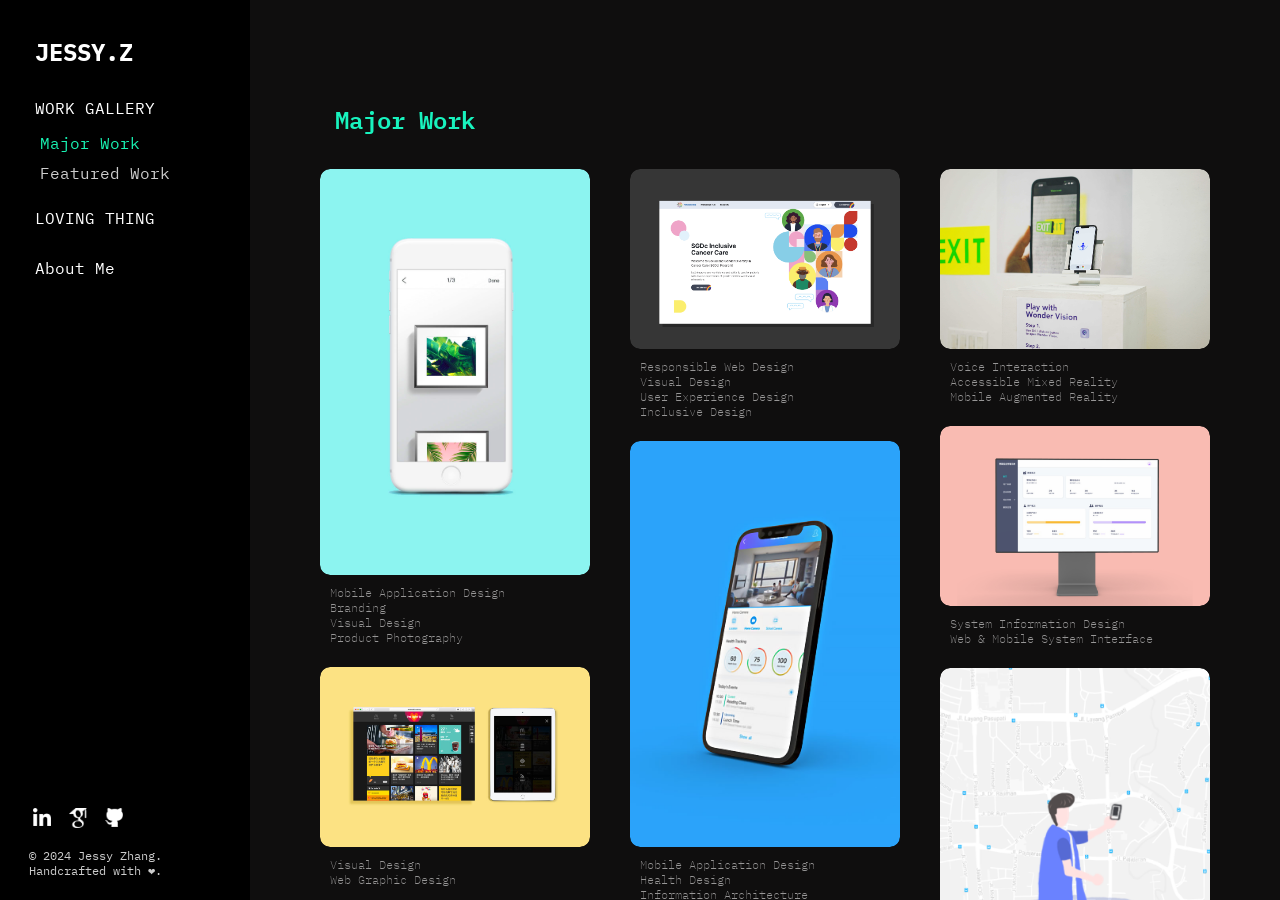
<file: index.html>
<!DOCTYPE html>
<html lang="en">
<head>
    <meta charset="UTF-8">
    <meta name="viewport" content="width=device-width, initial-scale=1.0">
    <title>Jessy.Z Portfolio</title>
    <link rel="stylesheet" href="style.css">
    <link href="https://fonts.googleapis.com/css2?family=IBM+Plex+Mono:wght@400;700&display=swap" rel="stylesheet">
    <script src="script.js" defer></script>
</head>
<body>
    <div class="container">
        <div class="sidebar">
            <h1 class="brand-name">JESSY.Z</h1>
            <nav>
                <ul class="menu">
                    <li class="menu-item active">
                        <a href="#" aria-haspopup="true">WORK GALLERY</a>
                        <ul class="submenu">
                            <li><a class="active"  href="/">Major Work</a></li>
                            <li><a href="/featured.html">Featured Work</a></li>
                        </ul>
                    </li>
                    <li class="menu-item">
                        <a href="#" aria-haspopup="true">LOVING THING</a>
                        <ul class="submenu">
                            <li><a href="/maker.html">Maker Project</a></li>
                            <li><a href="/photo.html">Photography</a></li>
                        </ul>
                    </li>
                    <li class="menu-item">
                        <a href="#" aria-haspopup="true">About Me</a>
                        <ul class="submenu">
                            <li><a href="/bio.html">Biography</a></li>
                            <li><a href="resume_jessy_2024.pdf">Resume</a></li>
                        </ul>
                    </li>
                </ul>

                <footer class="footer">
                    <ul class="social-icons">
                        <li>
                            <a href="https://www.linkedin.com/in/jessy-zhang-3948897b/" target="_blank" rel="noopener noreferrer">
                                    <img src="icons/linkedin.png" alt="LinkedIn" class="social-icon">
                                </a>
                            </li>
                            <li>
                                <a href="https://scholar.google.com/citations?user=J-7ZqgkAAAAJ&hl=en" target="_blank" rel="noopener noreferrer">
                                    <img src="icons/googlescholar.png" alt="Google Scholar" class="social-icon">
                                </a>
                            </li>
                            <li>
                                <a href="https://github.com/xinzhang-jessy" target="_blank" rel="noopener noreferrer">
                                    <img src="icons/github.png" alt="GitHub" class="social-icon">
                                </a>
                            </li>
                        </ul>
                        <p>&copy; 2024 Jessy Zhang.<br>Handcrafted with ❤.</p>
                </footer>
        </div>
    <div class="main-content">
            <div class="h1">
                <h1>Major Work</h1>
            </div>
            <main class="waterfall-gallery">
                <div class="waterfall-item" data-project="seagull-studio">
                    <a href="#" class="project-link">
                        <figure>
                            <img src="tbn_major work/tbn_ss.png" alt="seagull studio">
                            <figcaption class="work-title">Seagull Studio</figcaption>
                        </figure>
                        <p class="description">Mobile Application Design<br>Branding<br>Visual Design<br>Product Photography</p>
                    </a>
                </div>
                <div class="waterfall-item" data-project="mcd-project">
                    <a href="#" class="project-link">
                        <figure>
                            <img src="tbn_major work/tbn_mcd.png" alt="mcd">
                            <figcaption class="work-title">Weather Iconic for MCD Website of China</figcaption>
                        </figure>
                        <p class="description">Visual Design<br>Web Graphic Design</p>
                    </a>
                </div>
                <div class="waterfall-item" data-project="more-studio">
                    <a href="#" class="project-link">
                        <figure>
                            <img src="tbn_major work/tbn_ms.png" alt="more studio">
                            <figcaption class="work-title">More Studio</figcaption>
                        </figure>
                        <p class="description">Responsible Web Design<br>Visual Design</p>
                    </a>
                </div>
                <div class="waterfall-item" data-project="uhn-project">
                    <a href="#" class="project-link">
                        <figure>
                            <img src="tbn_major work/tbn_uhn.png" alt="uhn">
                            <figcaption class="work-title">SGDc Cancer Care<br>On-line Learning</figcaption>
                        </figure>
                        <p class="description">Responsible Web Design<br>Visual Design<br>User Experience Design<br>Inclusive Design</p>
                    </a>
                </div>
                <div class="waterfall-item" data-project="kin-care">
                    <a href="#" class="project-link">
                        <figure>
                            <img src="tbn_major work/tbn_kc.jpg" alt="kin care">
                            <figcaption class="work-title">Kin Care</figcaption>
                        </figure>
                        <p class="description">Mobile Application Design<br>Health Design<br>Information Architecture</p>
                    </a>
                </div>
                <div class="waterfall-item" data-project="wv-project">
                    <a href="#" class="project-link">
                        <figure>
                            <img src="tbn_major work/tbn_wv.png" alt="wv">
                            <figcaption class="work-title">Wonder Vision</figcaption>
                        </figure>
                        <p class="description">Voice Interaction<br>Accessible Mixed Reality<br>Mobile Augmented Reality</p>
                    </a>
                </div>
                <div class="waterfall-item" data-project="table-tennis">
                    <a href="#" class="project-link">
                        <figure>
                            <img src="tbn_major work/tbn_tt.png" alt="table tennis">
                            <figcaption class="work-title">Table Tennis Competition<br> Registration System</figcaption>
                        </figure>
                        <p class="description">System Information Design<br>Web & Mobile System Interface</p>
                    </a>
                </div>
                <div class="waterfall-item" data-project="lotes">
                    <a href="#" class="project-link">
                        <figure>
                            <img src="tbn_major work/tbn_l.png" alt="lotes">
                            <figcaption class="work-title">Lotes</figcaption>
                        </figure>
                        <p class="description">AR Entertainment<br>Mobile AR Application Design</p>
                    </a>
                </div>
            </main>
        </div>
    </div>

    <div id="popup-overlay" class="hidden">
        <div id="popup-content">
            <button id="close-popup" aria-label="Close popup">&times;</button>
            <div id="popup-text">
                <h2 id="popup-title"></h2>
                <section>
                    <h3>ABSTRACT</h3>
                    <p id="popup-abstract"></p>
                </section>
                <section>
                    <h3>TOOLKIT</h3>
                    <ul id="popup-toolkit" style="list-style-type: none; padding-left: 0;"></ul>
                </section>
                <section>
                    <h3>ROLE</h3>
                    <p id="popup-role"></p>
                </section>
                <section>
                    <h3>KEYWORDS</h3>
                    <ul id="popup-keywords" style="list-style-type: none; padding-left: 0;"></ul>
                </section>
            </div>
            <div id="popup-images" class="waterfall-gallery"></div>
            <button id="close-popup-top">
                <span class="inner">
                    <span class="label">Close</span>
                </span>
            </button>
        </div>
    </div>
</body>
</html>
</file>
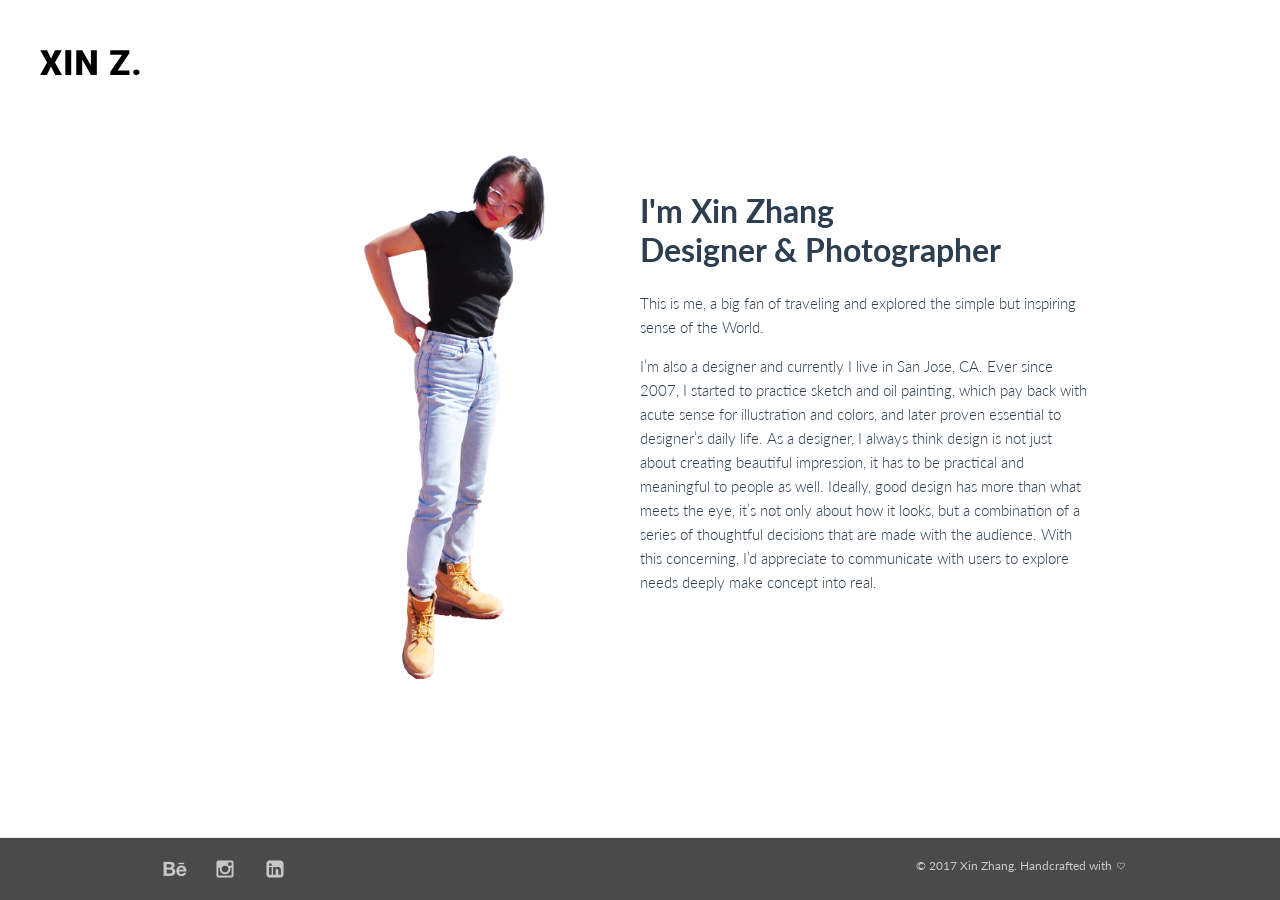
<file: about.html>
<html><head><meta charset="utf-8"/><link rel="shortcut icon" type="image/png" href="/dist/image/favicon.png"/><meta name="description" content="Xin Zhang, Webdesign, Freelancer, UI, UX, Photograph"/><meta name="Author" content="Xin ZHANG &amp; Han ZHANG"/><meta name="Copyright" content="Xin ZHANG"/><title>About | Xin Zhang</title><style>.scroll, .side-nav{display:none}
.footer{
position: fixed;
left:0;
bottom:0;
width:100%;
}
body{
height:auto !important;
}</style><title>Xin Zhang</title><link rel="stylesheet" type="text/css" href="/dist/css/app.min.css"/><meta name="viewport" content="width=device-width, initial-scale=1.0, maximum-scale=1.0, user-scalable=0"/><meta name="robots" content="noimageindex"/></head><body><nav class="side-nav"><ul><li><a href="/about.html">about</a></li><li><a href="/">projects</a></li></ul></nav><nav class="header fixed-top-nav"><div class="container-wide space-between"><a class="nav-brand" href="/"><svg x="0px" y="0px" width="100px" height="60px" viewBox="0 0 208 53" enable-background="new 0 0 208 53" version="1.1" xmlns="http://www.w3.org/2000/svg" xmlns:xlink="http://www.w3.org/1999/xlink" xml:space="preserve" id="logo"><g id="X" transform="translate(0.000000, -1.000000)"><polygon points="22.9569101 17.9686009 31.3240532 0.8125 45.4216346 0.8125 31.1131168 26.4048654 45.8083513 52.4225886 31.5701456 52.4225886 22.9569101 34.9474693 14.3436746 52.4225886 0.140625 52.4225886 14.8007034 26.4048654 0.527341697 0.8125 14.589767 0.8125"></polygon></g><g id="i" transform="translate(52.000000, -1.000000)"><polygon points="12.9144998 52.4225886 0.609877619 52.4225886 0.609877619 0.8125 12.9144998 0.8125"></polygon></g><g id="N" transform="translate(75.000000, -1.000000)"><polygon points="43.1923419 52.4225886 30.9228758 52.4225886 12.7823471 20.3080692 12.7823471 52.4225886 0.442568828 52.4225886 0.442568828 0.8125 12.7823471 0.8125 30.8877197 32.9270194 30.8877197 0.8125 43.1923419 0.8125"></polygon></g><g id="Z" transform="translate(146.000000, -1.000000)"><polygon points="15.6780484 42.8520365 40.1466685 42.8520365 40.1466685 52.4225886 0.27969261 52.4225886 0.27969261 45.8649881 24.6780006 10.4184986 0.139068356 10.4184986 0.139068356 0.8125 39.900576 0.8125 39.900576 7.1928681"></polygon></g><g id="." transform="translate(193.000000, 39.000000)"><path d="M7.47159233,0.831586571 C9.34659175,0.831586571 10.9051616,1.39281704 12.1473488,2.51529482 C13.3895359,3.6377726 14.0106201,5.07334106 14.0106201,6.82204329 C14.0106201,8.57074551 13.3895359,10.006314 12.1473488,11.1287918 C10.9051616,12.2512695 9.34659175,12.8125 7.47159233,12.8125 C5.57315542,12.8125 4.00872624,12.2453618 2.77825787,11.1110685 C1.54778951,9.97677517 0.932564549,8.5471144 0.932564549,6.82204329 C0.932564549,5.09697217 1.54778951,3.6673114 2.77825787,2.53301806 C4.00872624,1.39872473 5.57315542,0.831586571 7.47159233,0.831586571 Z"></path></g></svg></a></div></nav><div class="scroll undefined"><a href="#scroll"><h5>scroll</h5></a></div><div class="container"><div class="col-container" style="margin-top:130px;"><div class="col hidden-sm-down" style="text-align:right;"><img src="/dist/image/portrait.png" width="300"/></div><div class="col" style="margin-left:3%;padding-bottom:80px;"><h1 class="pt-40"><div>I'm Xin Zhang</div><div>Designer &amp; Photographer</div></h1><p class="light">This is me, a big fan of traveling and explored the simple but inspiring sense of the World.</p><p class="light">I’m also a designer and currently I live in San Jose, CA. Ever since 2007, I started to practice sketch and oil painting, which pay back with acute sense for illustration  and colors, and later proven essential to designer’s daily life.  As a designer, I always think  design is not just about creating beautiful impression, it has to be practical and meaningful to people as well. Ideally, good design has more than what meets the eye, it’s not only about how it looks, but a combination of a series of thoughtful decisions that are made with the audience. With this concerning, I’d appreciate to communicate with users to explore needs deeply make concept into real.</p></div></div></div><div class="footer"><div class="container space-between"><ul class="links"><li><a href="https://www.behance.net/newnewzhang" alt="behance"><i class="icon icon-behance"></i></a></li><li><a href="https://www.instagram.com/shin_shin_zhang/" alt="instagram"><i class="icon icon-instagram"></i></a></li><li><a href="https://www.linkedin.com/in/xin-zhang-3948897b/" alt="linkedin"><i class="icon icon-linkedin-square"></i></a></li></ul><div class="foot-note">&copy; 2017 Xin Zhang.
Handcrafted with<i class="icon icon-heart-o ml-5" style="font-size:8px;padding-top:5px;"></i></div></div></div><script src="/dist/js/app.min.js"></script><script async="" src="https://www.google-analytics.com/analytics.js"></script><script>(function(i,s,o,g,r,a,m){i['GoogleAnalyticsObject']=r;i[r]=i[r]||function(){
(i[r].q=i[r].q||[]).push(arguments)},i[r].l=1*new Date();a=s.createElement(o),
m=s.getElementsByTagName(o)[0];a.async=1;a.src=g;m.parentNode.insertBefore(a,m)
})(window,document,'script','https://www.google-analytics.com/analytics.js','ga');

ga('create', 'UA-104068974-1', 'auto');
ga('send', 'pageview');</script></body></html>
</file>
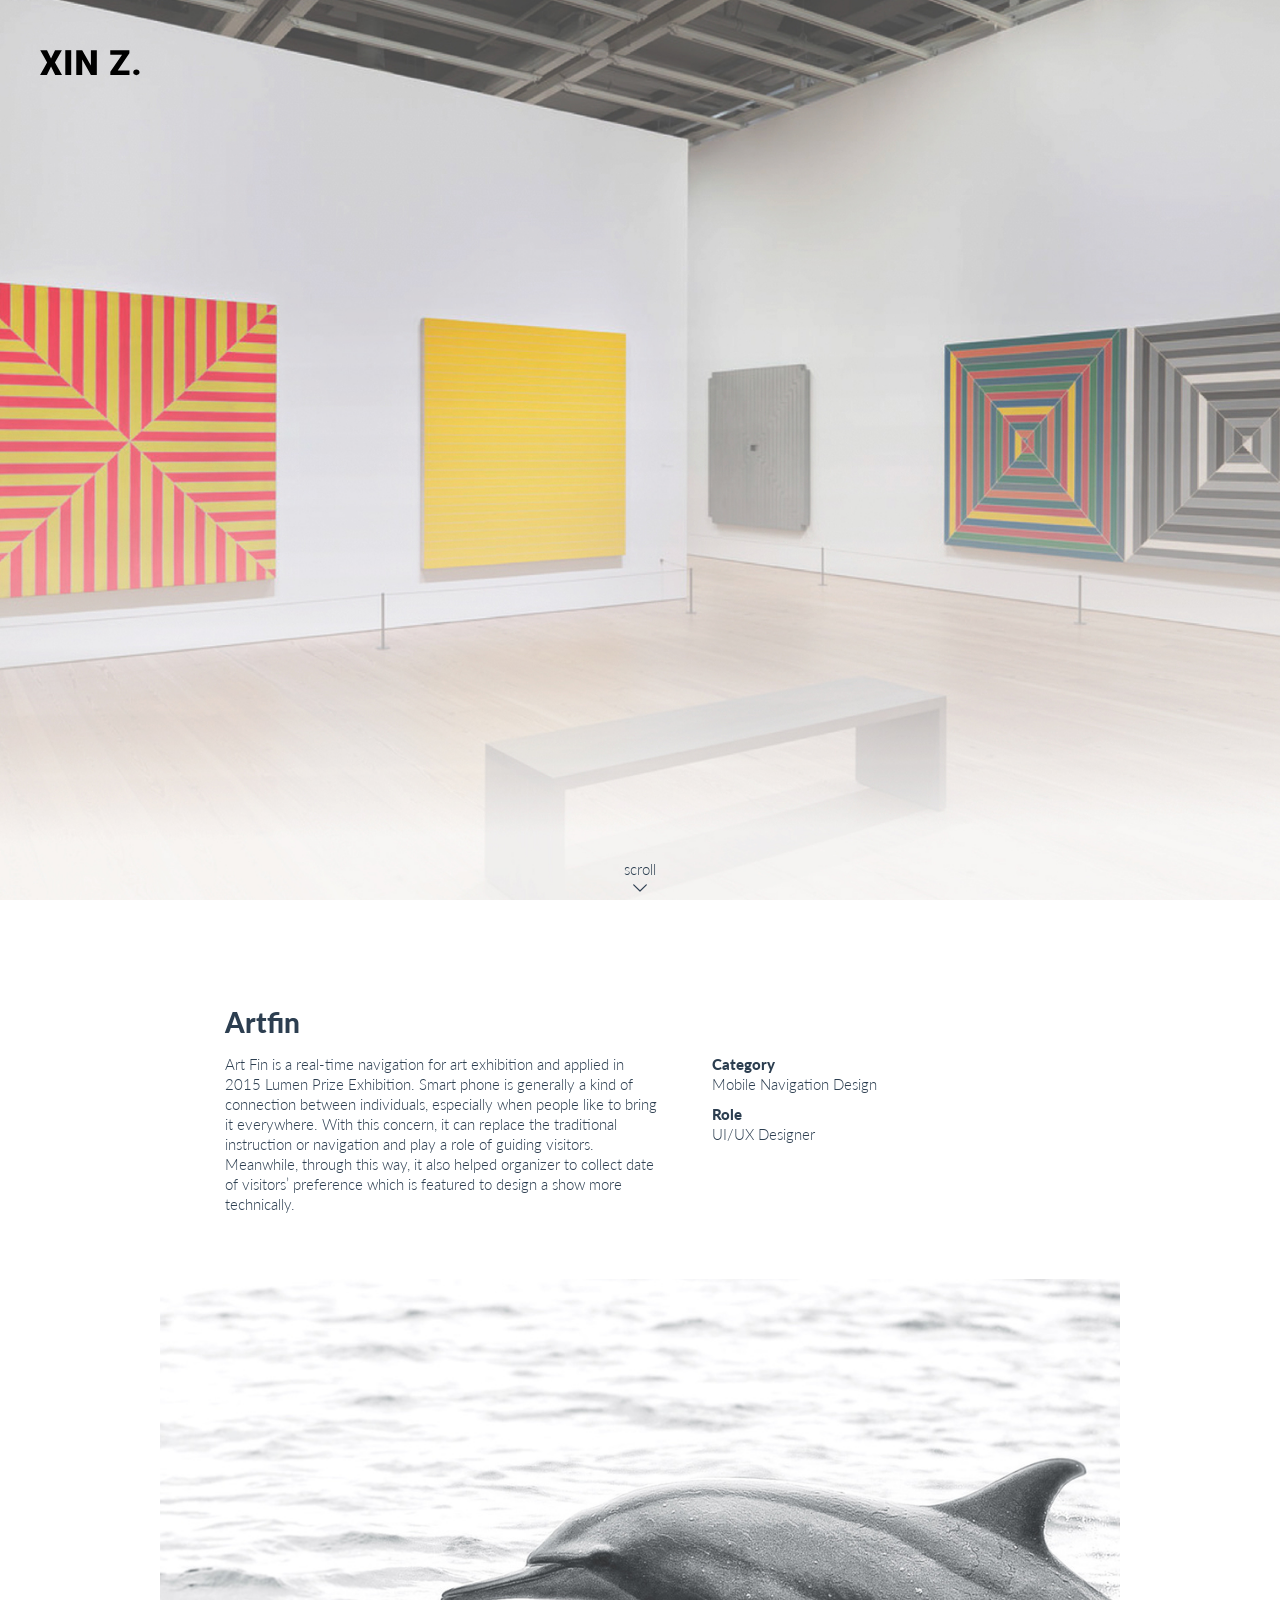
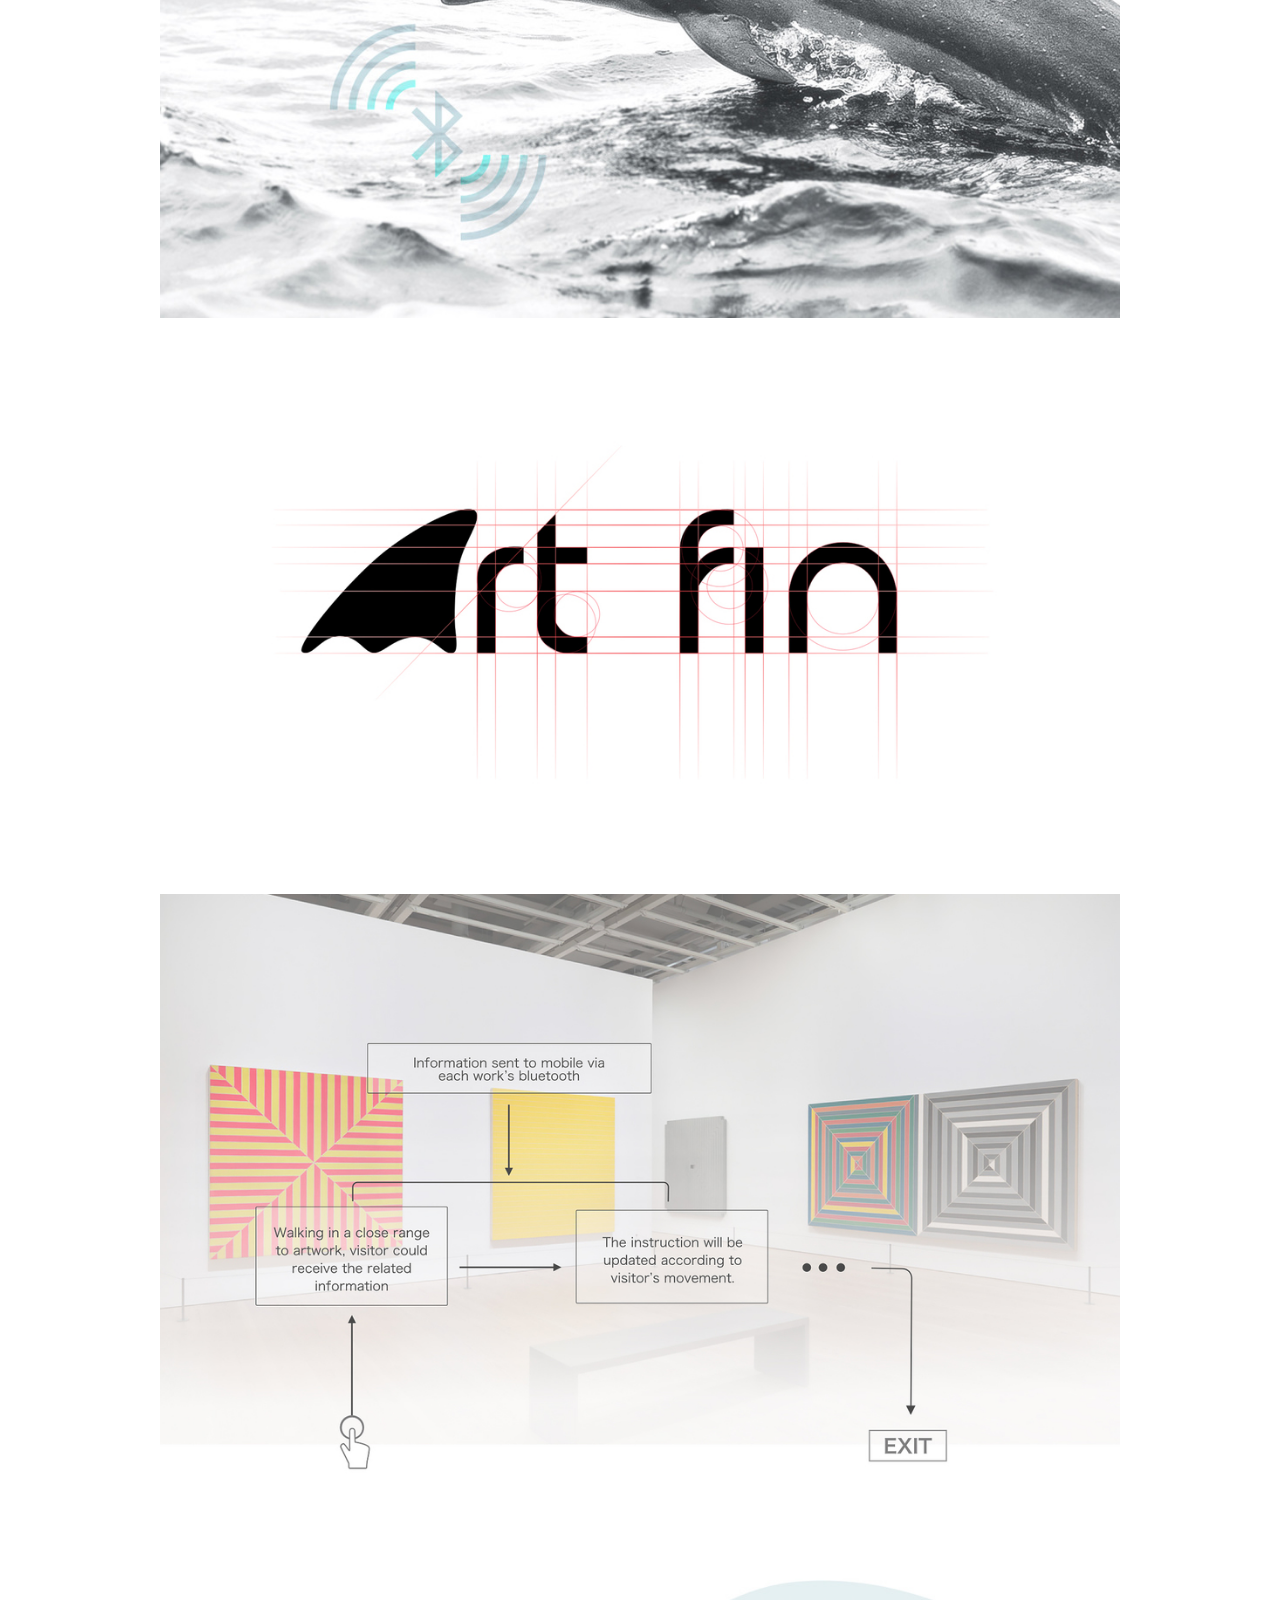
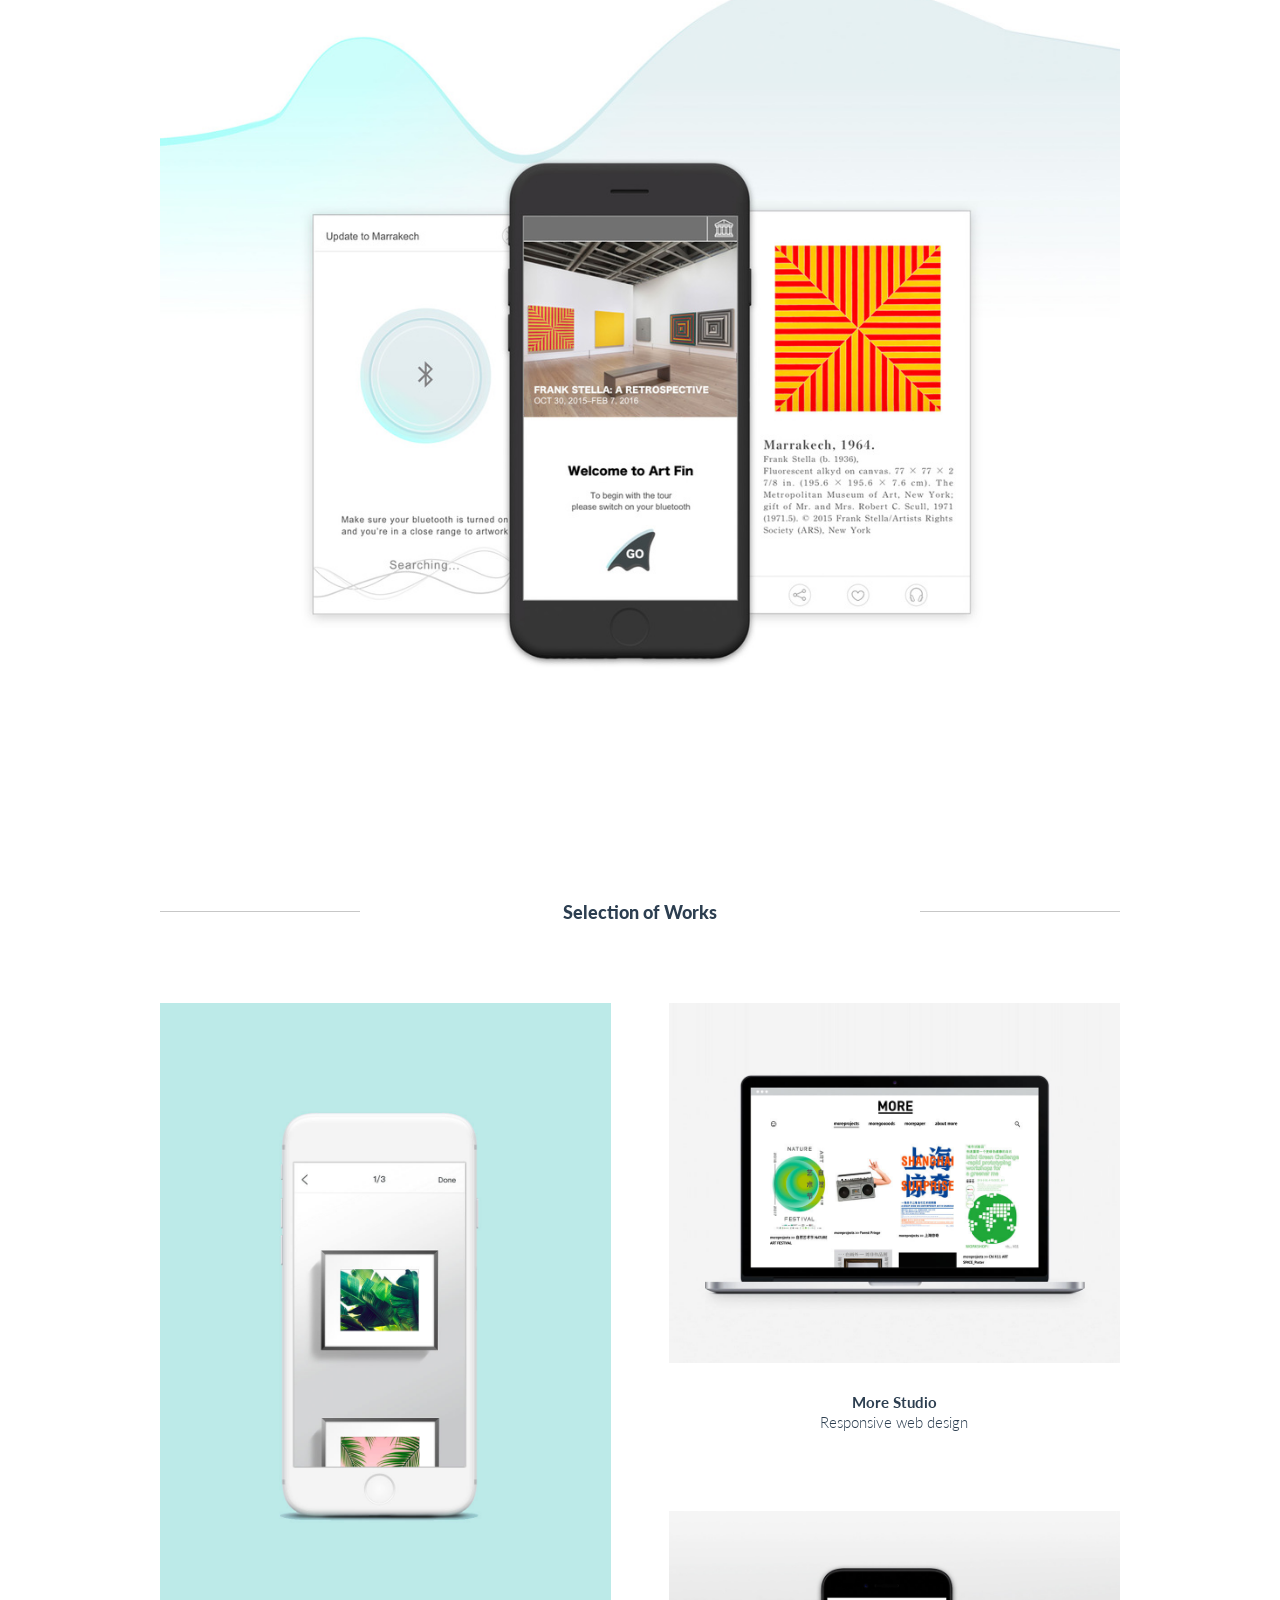
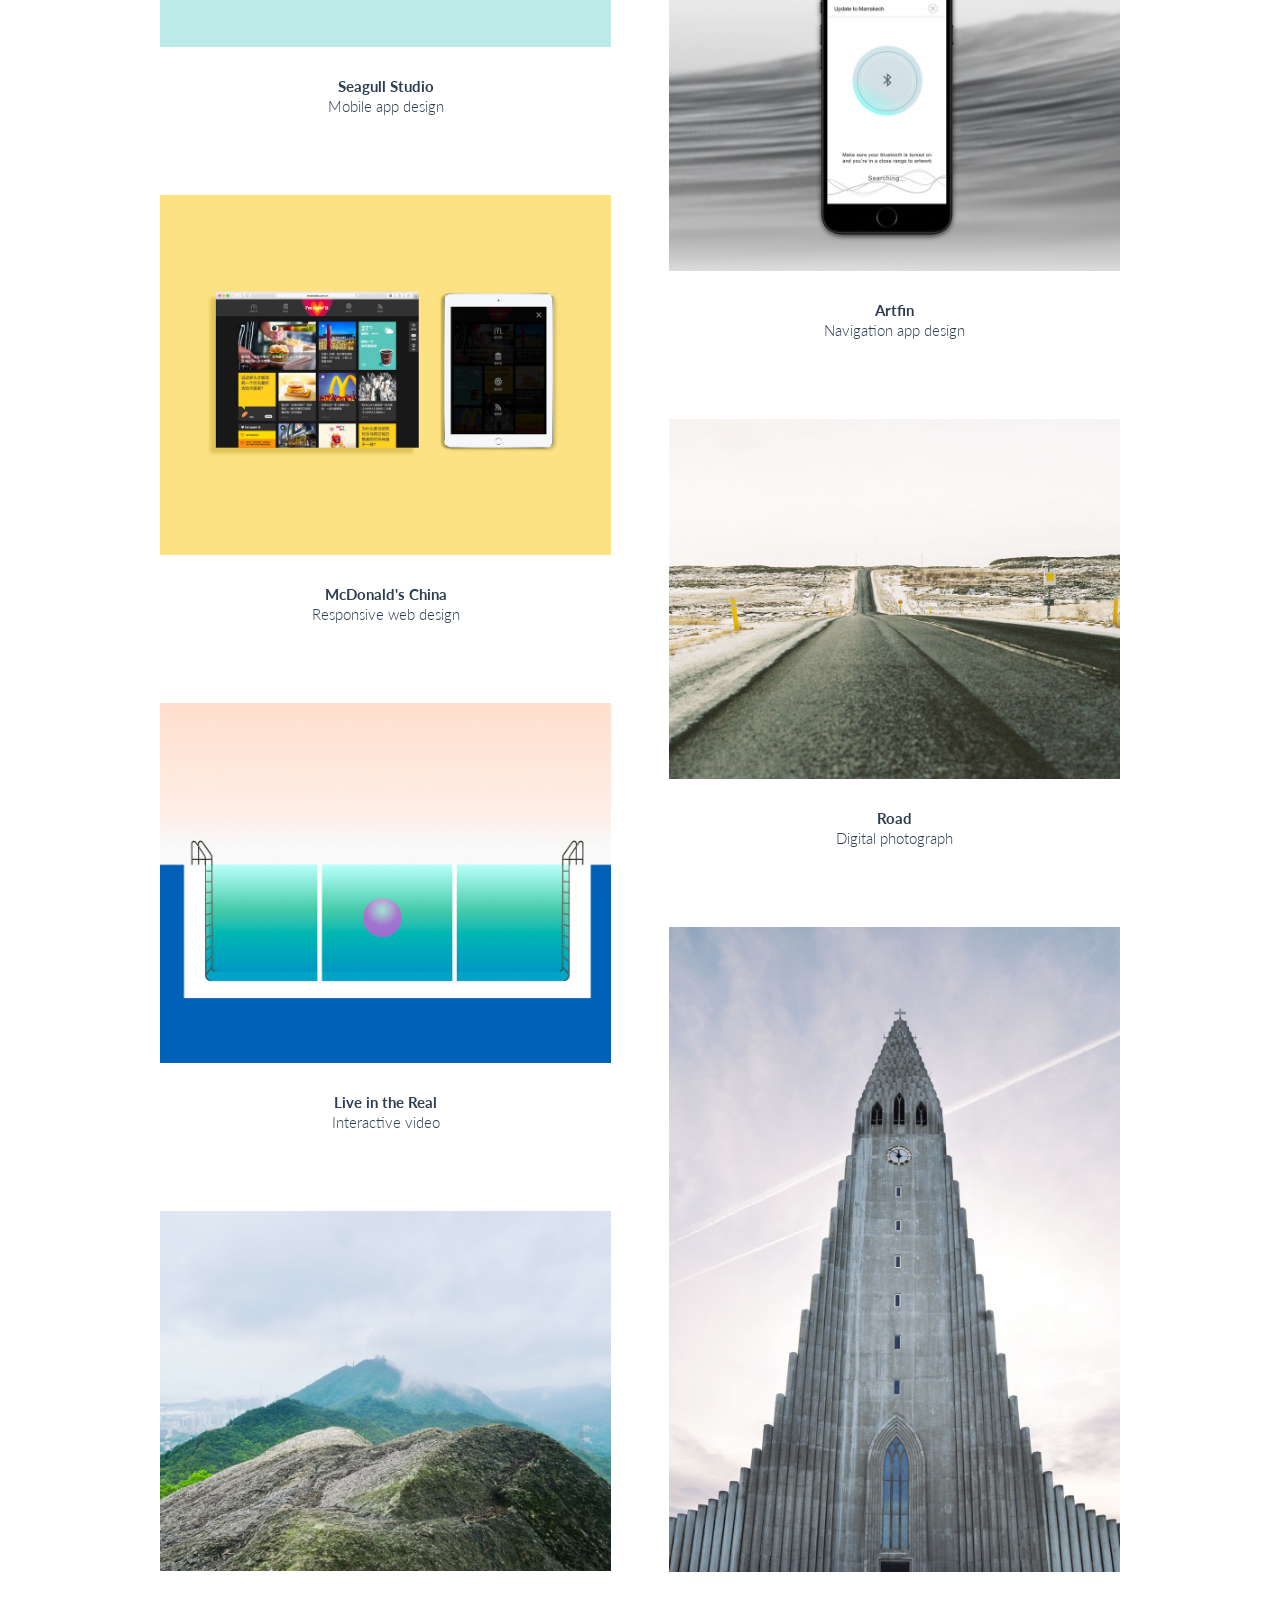
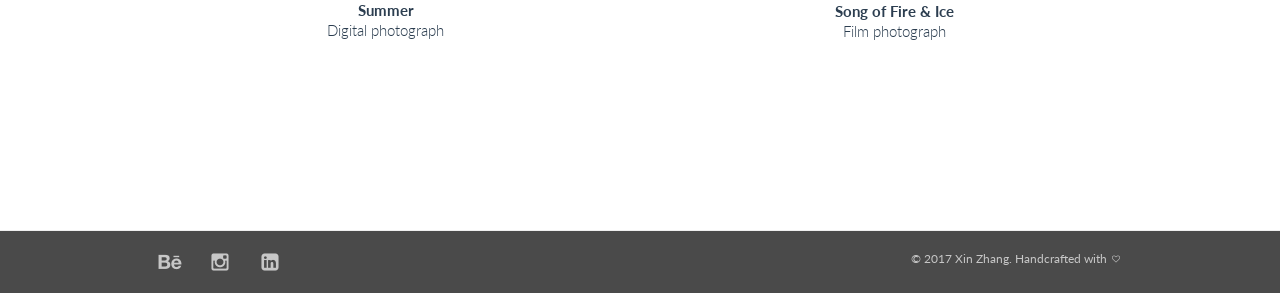
<file: artfin.html>
<html><head><meta charset="utf-8"/><link rel="shortcut icon" type="image/png" href="/dist/image/favicon.png"/><meta name="description" content="Xin Zhang, Webdesign, Freelancer, UI, UX, Photograph"/><meta name="Author" content="Xin ZHANG &amp; Han ZHANG"/><meta name="Copyright" content="Xin ZHANG"/><title>Artfin | Xin Zhang</title><title>Xin Zhang</title><link rel="stylesheet" type="text/css" href="/dist/css/app.min.css"/><meta name="viewport" content="width=device-width, initial-scale=1.0, maximum-scale=1.0, user-scalable=0"/><meta name="robots" content="noimageindex"/></head><body><nav class="side-nav"><ul><li><a href="/more.html">previous</a></li><li><a href="/live-in-the-real.html">next</a></li></ul></nav><nav class="header fixed-top-nav"><div class="container-wide space-between"><a class="nav-brand" href="/"><svg x="0px" y="0px" width="100px" height="60px" viewBox="0 0 208 53" enable-background="new 0 0 208 53" version="1.1" xmlns="http://www.w3.org/2000/svg" xmlns:xlink="http://www.w3.org/1999/xlink" xml:space="preserve" id="logo"><g id="X" transform="translate(0.000000, -1.000000)"><polygon points="22.9569101 17.9686009 31.3240532 0.8125 45.4216346 0.8125 31.1131168 26.4048654 45.8083513 52.4225886 31.5701456 52.4225886 22.9569101 34.9474693 14.3436746 52.4225886 0.140625 52.4225886 14.8007034 26.4048654 0.527341697 0.8125 14.589767 0.8125"></polygon></g><g id="i" transform="translate(52.000000, -1.000000)"><polygon points="12.9144998 52.4225886 0.609877619 52.4225886 0.609877619 0.8125 12.9144998 0.8125"></polygon></g><g id="N" transform="translate(75.000000, -1.000000)"><polygon points="43.1923419 52.4225886 30.9228758 52.4225886 12.7823471 20.3080692 12.7823471 52.4225886 0.442568828 52.4225886 0.442568828 0.8125 12.7823471 0.8125 30.8877197 32.9270194 30.8877197 0.8125 43.1923419 0.8125"></polygon></g><g id="Z" transform="translate(146.000000, -1.000000)"><polygon points="15.6780484 42.8520365 40.1466685 42.8520365 40.1466685 52.4225886 0.27969261 52.4225886 0.27969261 45.8649881 24.6780006 10.4184986 0.139068356 10.4184986 0.139068356 0.8125 39.900576 0.8125 39.900576 7.1928681"></polygon></g><g id="." transform="translate(193.000000, 39.000000)"><path d="M7.47159233,0.831586571 C9.34659175,0.831586571 10.9051616,1.39281704 12.1473488,2.51529482 C13.3895359,3.6377726 14.0106201,5.07334106 14.0106201,6.82204329 C14.0106201,8.57074551 13.3895359,10.006314 12.1473488,11.1287918 C10.9051616,12.2512695 9.34659175,12.8125 7.47159233,12.8125 C5.57315542,12.8125 4.00872624,12.2453618 2.77825787,11.1110685 C1.54778951,9.97677517 0.932564549,8.5471144 0.932564549,6.82204329 C0.932564549,5.09697217 1.54778951,3.6673114 2.77825787,2.53301806 C4.00872624,1.39872473 5.57315542,0.831586571 7.47159233,0.831586571 Z"></path></g></svg></a></div></nav><div class="scroll "><a href="#scroll"><h5>scroll</h5></a></div><div class="fullscreen-bg" style="background-image: url(/dist/image/artfin/main-artfin.jpg);"></div><section class="container pt-60 pb-60"><div class="detail-text"><div class="project-name">Artfin</div><div class="col-container"><div class="col col-60"><div class="body" style="margin-top:0;">Art Fin is a real-time navigation for art exhibition and applied in 2015 Lumen Prize Exhibition. Smart phone is generally a kind of connection between individuals, especially when people like to bring it everywhere. With this concern, it can replace the traditional instruction or navigation and play a role of guiding visitors. Meanwhile, through this way, it also helped organizer to collect date of visitors’ preference  which is featured to design a show more technically.</div></div><div class="col"><div class="title">Category</div><div class="body">Mobile Navigation Design</div><div class="title mt-10">Role</div><div class="body">UI/UX Designer</div></div></div></div><div class="detail-img-wrapper"><img class="detail-img" src="/dist/image/artfin/detail-artfin-01.jpg"/></div><div class="detail-img-wrapper"><img class="detail-img" src="/dist/image/artfin/detail-artfin-02.jpg"/></div><div class="detail-img-wrapper"><img class="detail-img" src="/dist/image/artfin/detail-artfin-03.jpg"/></div><div class="detail-img-wrapper"><img class="detail-img" src="/dist/image/artfin/detail-artfin-04.jpg"/></div><div class="separator">Selection of Works</div><div class="col-container" style="padding-top:20px;padding-bottom:50px;"><div class="col col-left"><div class="thumbnail" data-href="/seagull.html"><div class="img-outer"><div class="img-inner"><img src="/dist/image/seagull/thumbnail-seagull.jpg"/></div></div><div class="title">Seagull Studio</div><div class="body">Mobile app design</div></div><div class="thumbnail" data-href="/mcd.html"><div class="img-outer"><div class="img-inner"><img src="/dist/image/mcd/thumbnail-mcd.jpg"/></div></div><div class="title">McDonald's China</div><div class="body">Responsive web design</div></div><div class="thumbnail" data-href="/live-in-the-real.html"><div class="img-outer"><div class="img-inner"><img src="/dist/image/live-in-the-real/thumbnail-live-in-the-real.jpg"/></div></div><div class="title">Live in the Real</div><div class="body">Interactive video</div></div><div class="thumbnail" data-href="/summer.html"><div class="img-outer"><div class="img-inner"><img src="/dist/image/summer/thumbnail-summer.jpg"/></div></div><div class="title">Summer</div><div class="body">Digital photograph</div></div></div><div class="col col-right"><div class="thumbnail" data-href="/more.html"><div class="img-outer"><div class="img-inner"><img src="/dist/image/more/thumbnail-more.jpg"/></div></div><div class="title">More Studio</div><div class="body">Responsive web design</div></div><div class="thumbnail" data-href="/artfin.html"><div class="img-outer"><div class="img-inner"><img src="/dist/image/artfin/thumbnail-artfin.jpg"/></div></div><div class="title">Artfin</div><div class="body">Navigation app design</div></div><div class="thumbnail" data-href="/road.html"><div class="img-outer"><div class="img-inner"><img src="/dist/image/road/thumbnail-road.jpg"/></div></div><div class="title">Road</div><div class="body">Digital photograph</div></div><div class="thumbnail" data-href="/iceland.html"><div class="img-outer"><div class="img-inner"><img src="/dist/image/iceland/thumbnail-iceland.jpg"/></div></div><div class="title">Song of Fire &amp; Ice</div><div class="body">Film photograph</div></div></div></div></section><div class="footer"><div class="container space-between"><ul class="links"><li><a href="https://www.behance.net/newnewzhang" alt="behance"><i class="icon icon-behance"></i></a></li><li><a href="https://www.instagram.com/shin_shin_zhang/" alt="instagram"><i class="icon icon-instagram"></i></a></li><li><a href="https://www.linkedin.com/in/xin-zhang-3948897b/" alt="linkedin"><i class="icon icon-linkedin-square"></i></a></li></ul><div class="foot-note">&copy; 2017 Xin Zhang.
Handcrafted with<i class="icon icon-heart-o ml-5" style="font-size:8px;padding-top:5px;"></i></div></div></div><script src="/dist/js/app.min.js"></script><script async="" src="https://www.google-analytics.com/analytics.js"></script><script>(function(i,s,o,g,r,a,m){i['GoogleAnalyticsObject']=r;i[r]=i[r]||function(){
(i[r].q=i[r].q||[]).push(arguments)},i[r].l=1*new Date();a=s.createElement(o),
m=s.getElementsByTagName(o)[0];a.async=1;a.src=g;m.parentNode.insertBefore(a,m)
})(window,document,'script','https://www.google-analytics.com/analytics.js','ga');

ga('create', 'UA-104068974-1', 'auto');
ga('send', 'pageview');</script></body></html>
</file>
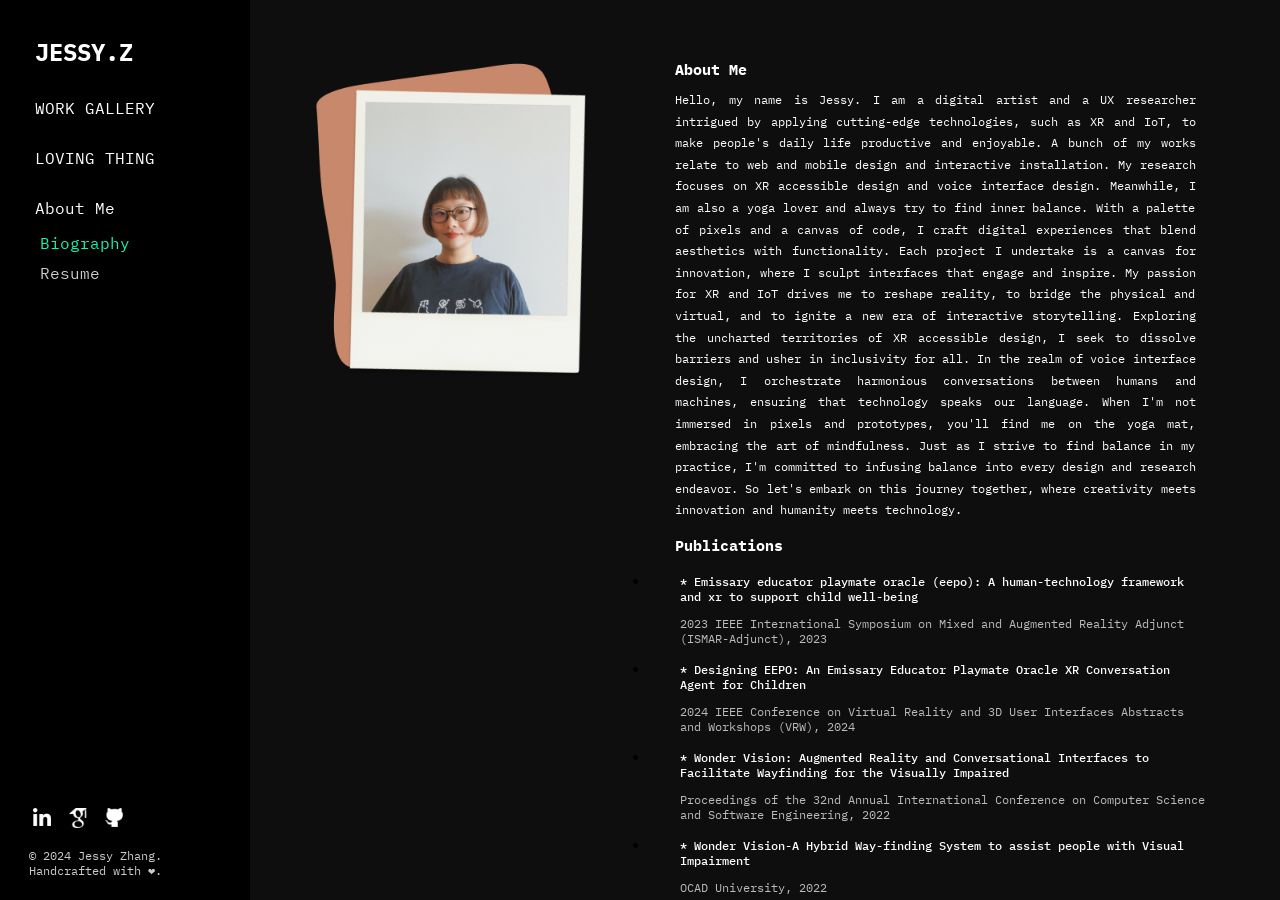
<file: bio.html>
<!DOCTYPE html>
<html lang="en">
<head>
    <meta charset="UTF-8">
    <meta name="viewport" content="width=device-width, initial-scale=1.0">
    <title>Jessy.Z Portfolio</title>
    <link rel="stylesheet" href="style.css">
    <link href="https://fonts.googleapis.com/css2?family=IBM+Plex+Mono:wght@400;700&display=swap" rel="stylesheet">
    <script src="script.js" defer></script>
</head>
<body>
    <div class="container">
        <div class="sidebar">
            <h1 class="brand-name">JESSY.Z</h1>
            <a href="landing.html"></a>
            <nav>
                <ul class="menu">
                    <li class="menu-item ">
                        <a href="#" aria-haspopup="true">WORK GALLERY</a>
                        <ul class="submenu">
                            <li><a href="/">Major Work</a></li>
                            <li><a href="/featured">Featured Work</a></li>
                        </ul>
                    </li>
                    <li class="menu-item">
                        <a href="#" aria-haspopup="true">LOVING THING</a>
                        <ul class="submenu">
                            <li><a href="/maker">Maker Project</a></li>
                            <li><a href="/photo.html">Photography</a></li>
                            
                        </ul>
                    </li>
                    <li class="menu-item active">
                        <a href="#" aria-haspopup="true">About Me</a>
                        <ul class="submenu">
                            <li><a class="active" href="/bio">Biography</a></li>
                            <li><a href="resume_jessy_2024.pdf">Resume</a></li>
                        </ul>
                    </li>
                </ul>
            </nav>

            <footer class="footer">
                <ul class="social-icons">
                    <li>
                        <a href="https://www.linkedin.com/in/jessy-zhang-3948897b/" target="_blank" rel="noopener noreferrer">
                                <img src="icons/linkedin.png" alt="LinkedIn" class="social-icon">
                            </a>
                        </li>
                        <li>
                            <a href="https://scholar.google.com/citations?user=J-7ZqgkAAAAJ&hl=en" target="_blank" rel="noopener noreferrer">
                                <img src="icons/googlescholar.png" alt="Google Scholar" class="social-icon">
                            </a>
                        </li>
                        <li>
                            <a href="https://github.com/xinzhang-jessy" target="_blank" rel="noopener noreferrer">
                                <img src="icons/github.png" alt="GitHub" class="social-icon">
                            </a>
                        </li>
                    </ul>
                    <p>&copy; 2024 Jessy Zhang.<br>Handcrafted with ❤.</p>
            </footer>
        </div>
        <div class="main-content">
            <div class="greeting-bio">
                <div class="greeting-image">
                    <img src="icons/portrait.png" alt="bio greeting">
                </div>
                <div class="bio-section">
                    <h2 class="bio-title">About Me</h2>
                    <p class="bio-text about-me-text">
                        Hello, my name is Jessy.
                        I am a digital artist and a UX researcher intrigued by applying cutting-edge technologies, such as XR and IoT, to make people's daily life productive and enjoyable. A bunch of my works relate to web and mobile design and interactive installation. My research focuses on XR accessible design and voice interface design. Meanwhile, I am also a yoga lover and always try to find inner balance.
                        With a palette of pixels and a canvas of code, I craft digital experiences that blend aesthetics with functionality. Each project I undertake is a canvas for innovation, where I sculpt interfaces that engage and inspire. My passion for XR and IoT drives me to reshape reality, to bridge the physical and virtual, and to ignite a new era of interactive storytelling.
                        Exploring the uncharted territories of XR accessible design, I seek to dissolve barriers and usher in inclusivity for all. In the realm of voice interface design, I orchestrate harmonious conversations between humans and machines, ensuring that technology speaks our language.
                        When I'm not immersed in pixels and prototypes, you'll find me on the yoga mat, embracing the art of mindfulness. Just as I strive to find balance in my practice, I'm committed to infusing balance into every design and research endeavor. So let's embark on this journey together, where creativity meets innovation and humanity meets technology.
                    </p>
                    <h2 class="bio-title">Publications</h2>
                    <ul class="publications">
                        <li>
                            <h3 class="publication-title">* Emissary educator playmate oracle (eepo): A human-technology framework and xr to support child well-being</h3>
                            <p class="publication-details">2023 IEEE International Symposium on Mixed and Augmented Reality Adjunct (ISMAR-Adjunct), 2023</p>
                        </li>
                        <li>
                            <h3 class="publication-title">* Designing EEPO: An Emissary Educator Playmate Oracle XR Conversation Agent for Children</h3>
                            <p class="publication-details">2024 IEEE Conference on Virtual Reality and 3D User Interfaces Abstracts and Workshops (VRW), 2024</p>
                        </li>
                        <li>
                            <h3 class="publication-title">* Wonder Vision: Augmented Reality and Conversational Interfaces to Facilitate Wayfinding for the Visually Impaired</h3>
                            <p class="publication-details">Proceedings of the 32nd Annual International Conference on Computer Science and Software Engineering, 2022</p>
                        </li>
                        <li>
                            <h3 class="publication-title">* Wonder Vision-A Hybrid Way-finding System to assist people with Visual Impairment</h3>
                            <p class="publication-details">OCAD University, 2022</p>
                        </li>
                    </ul>
                </div>
            </div>
        </div>
    </div>
</div>
</body>
</html>
</file>
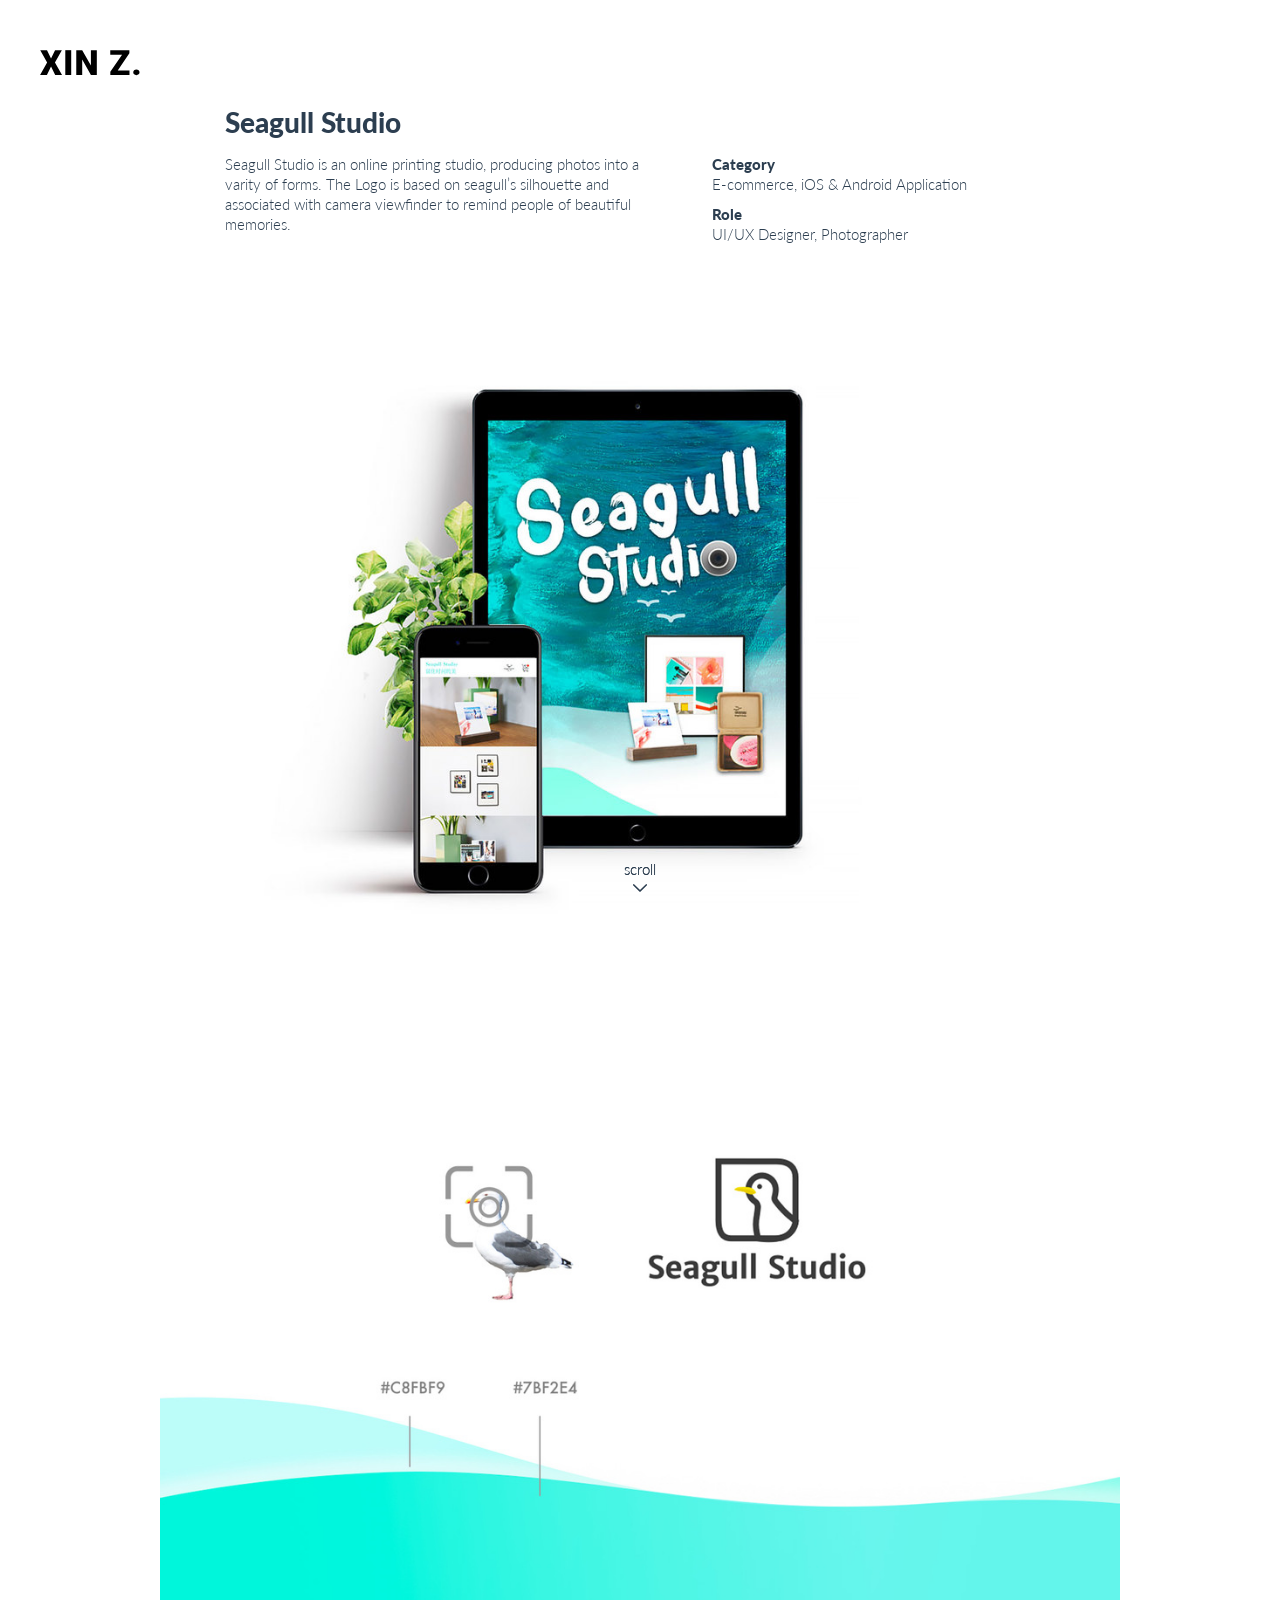
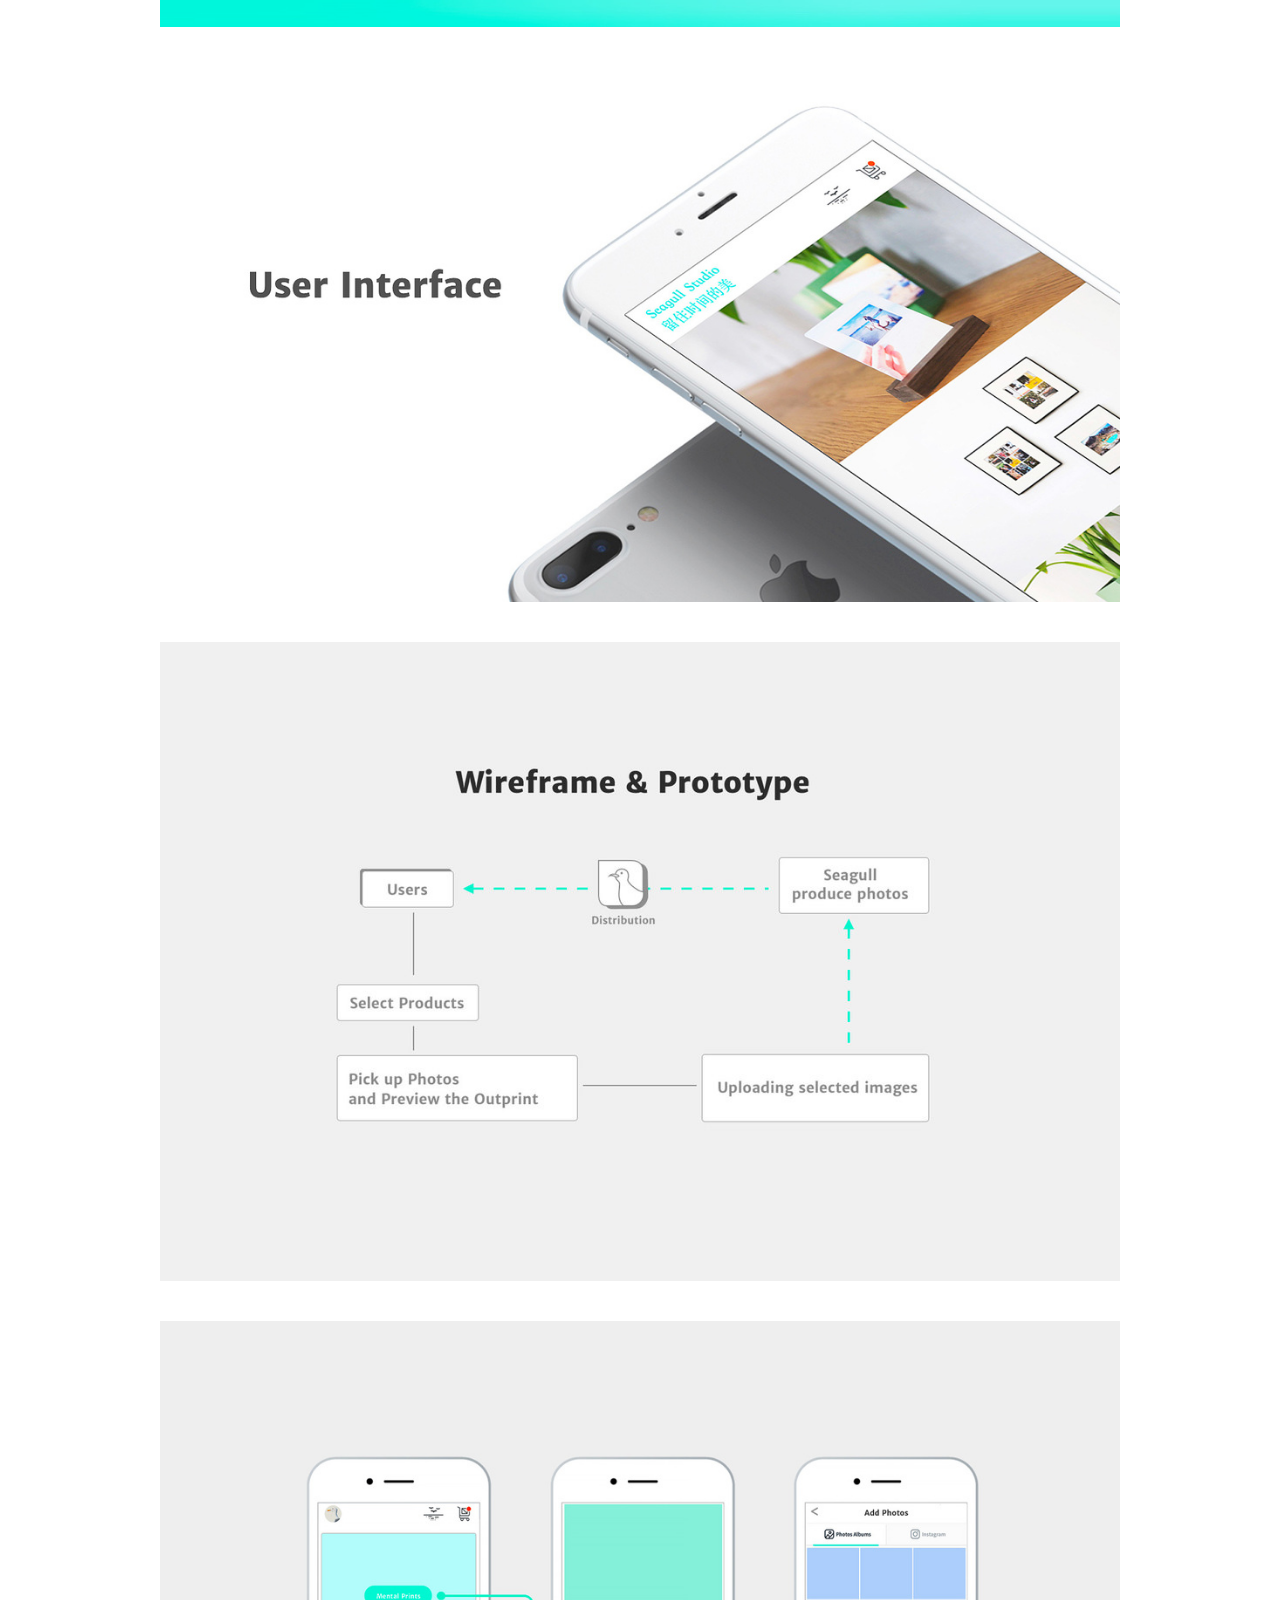
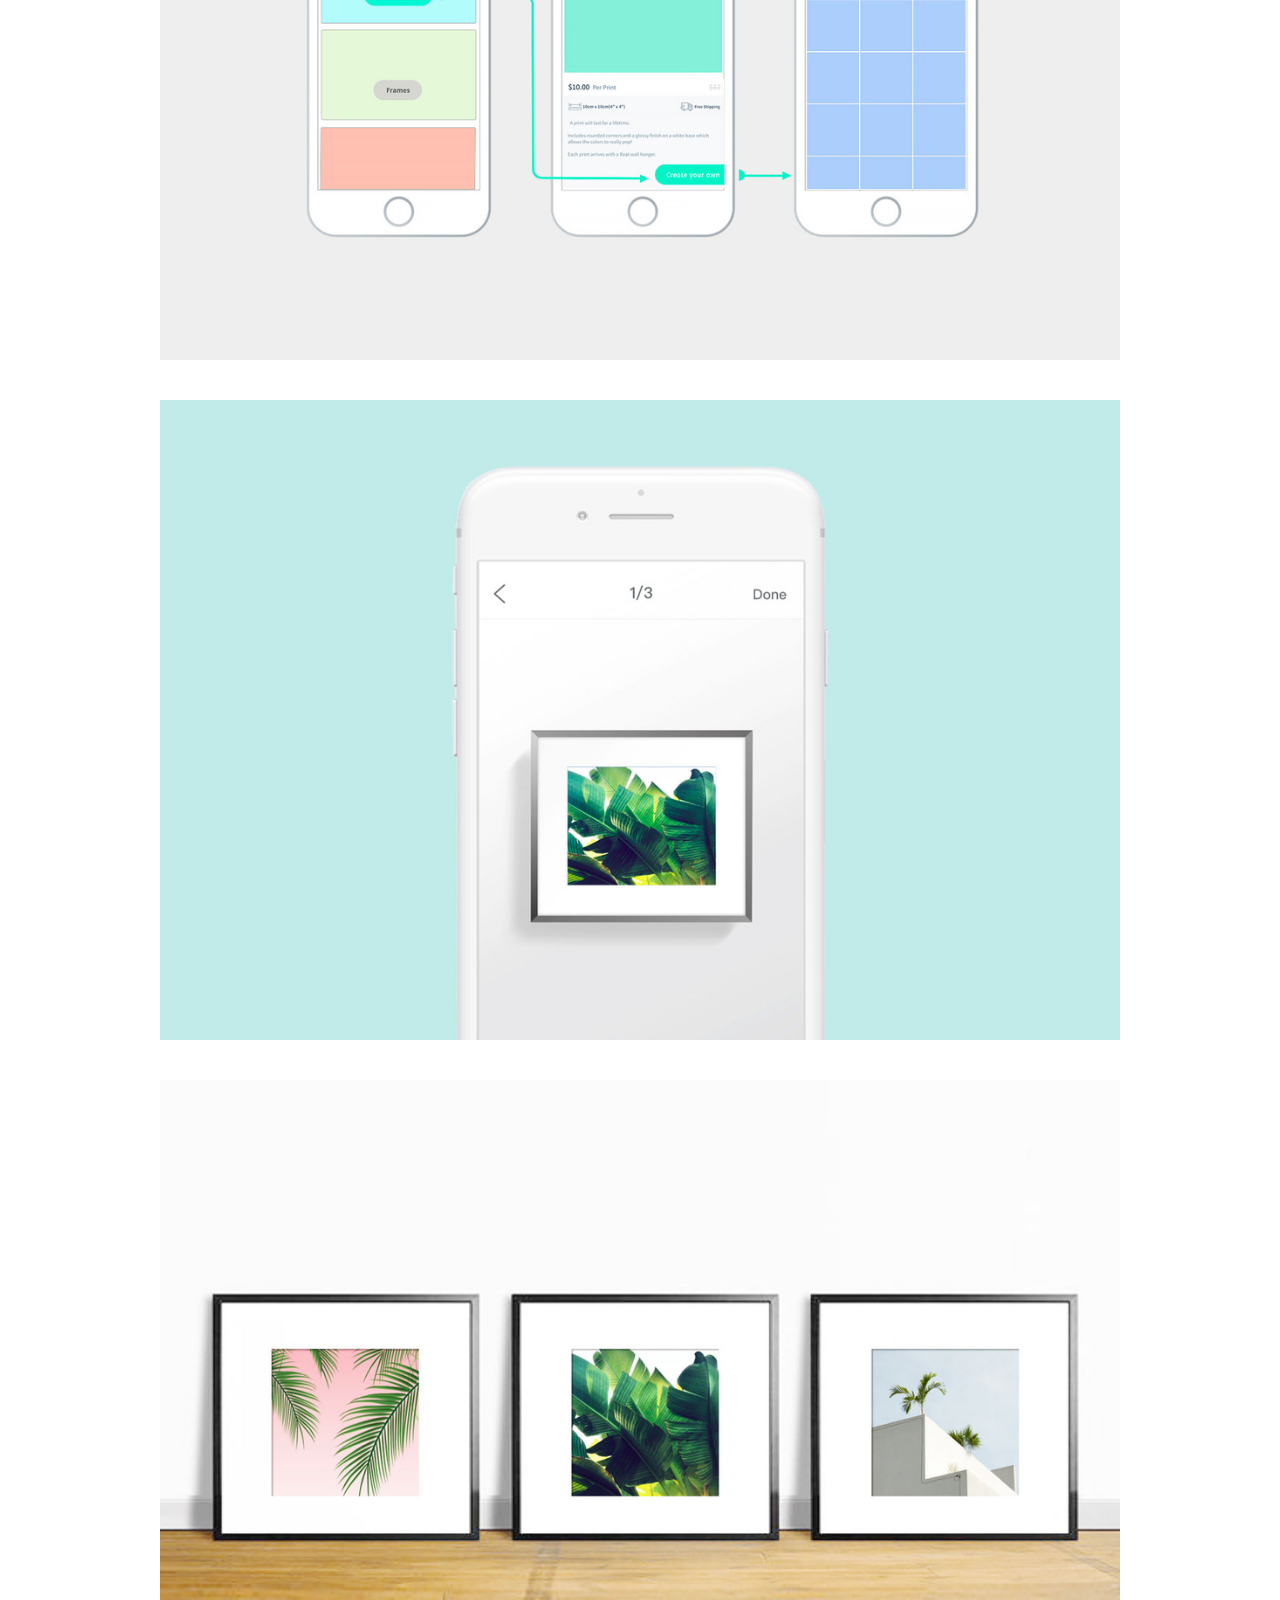
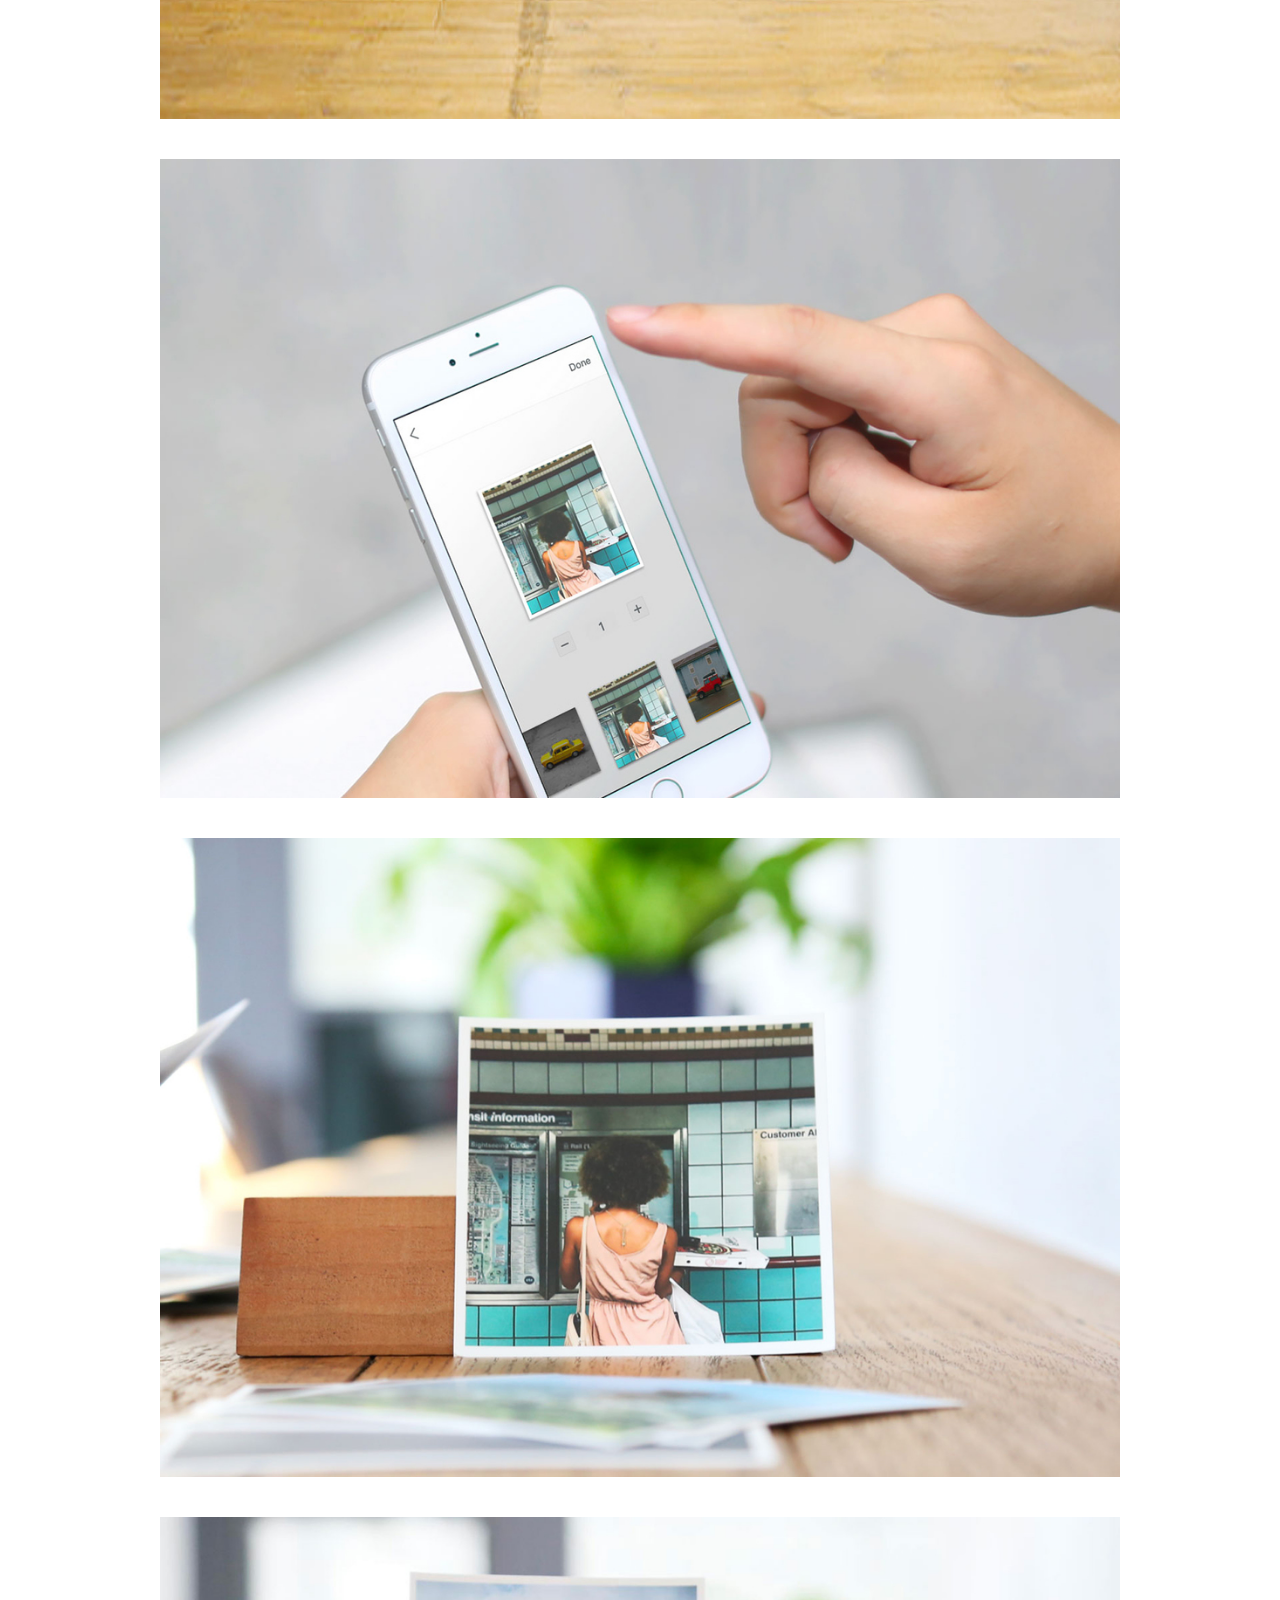
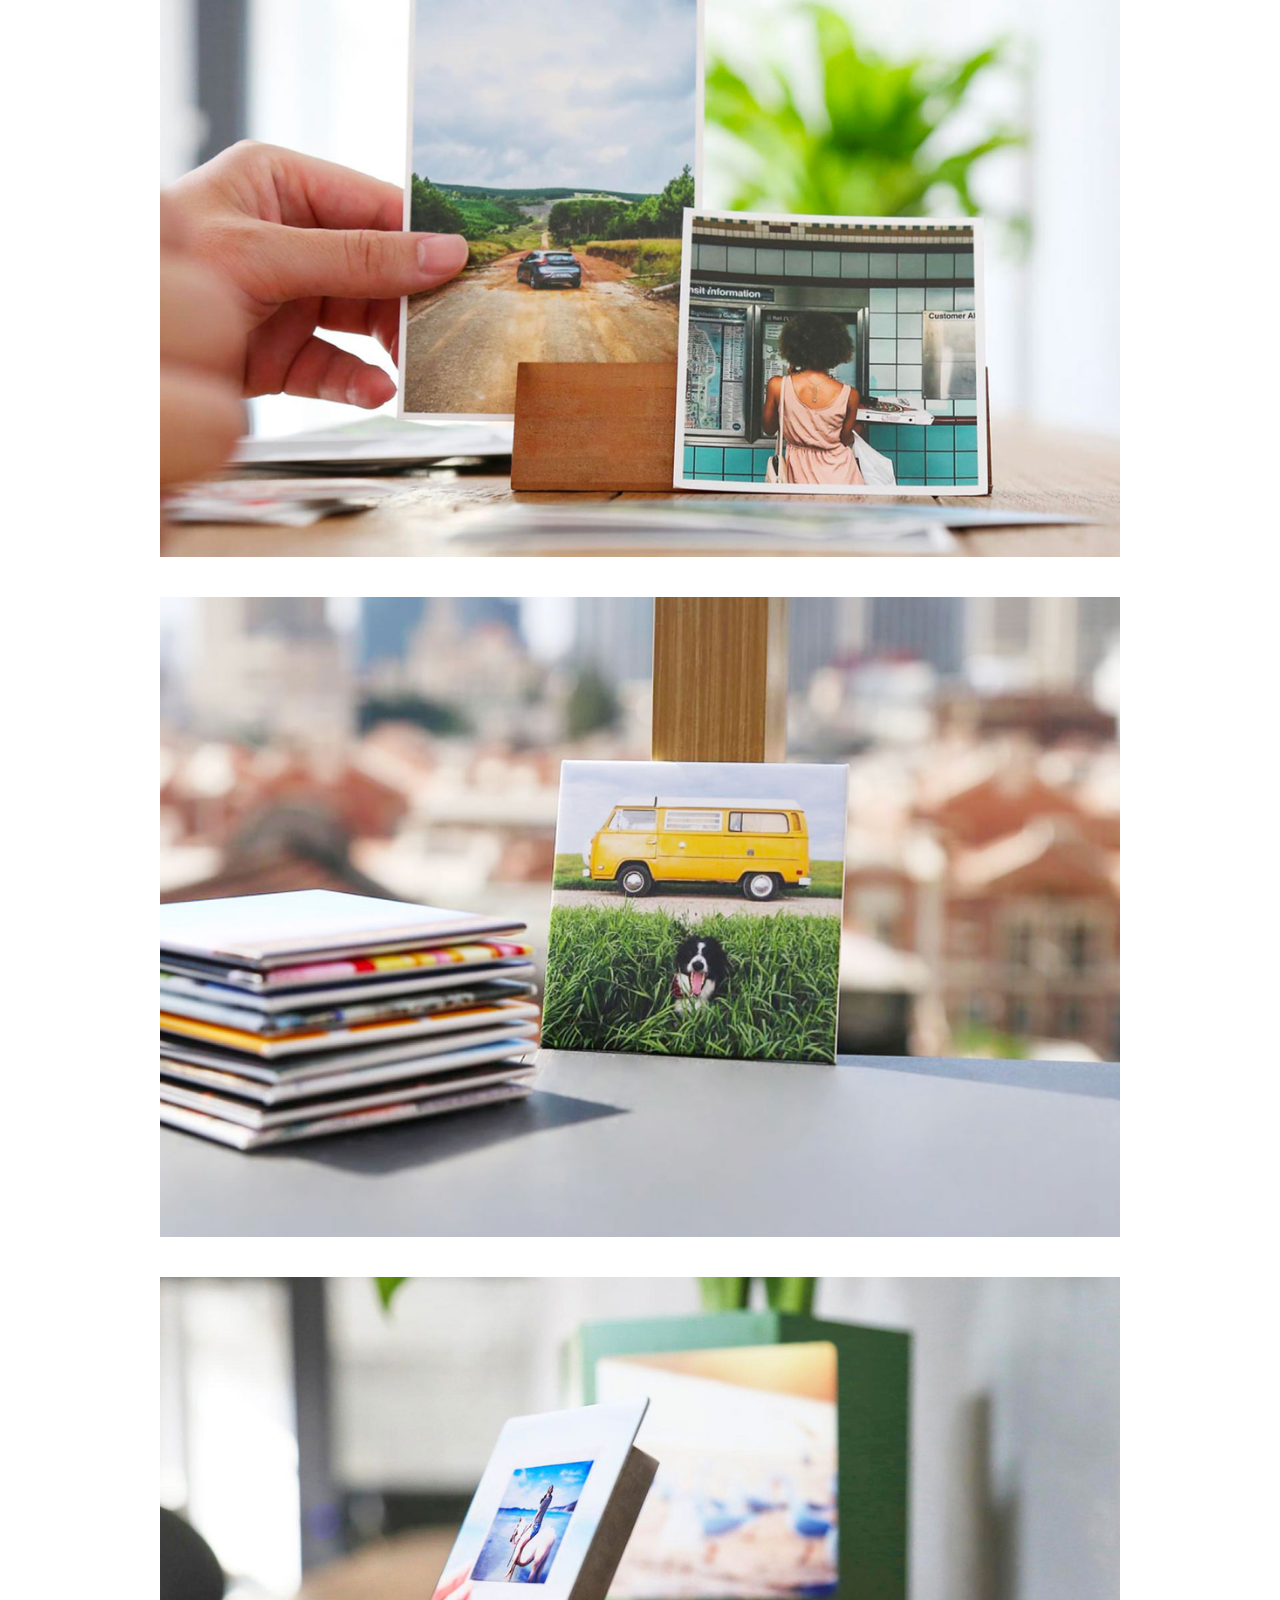
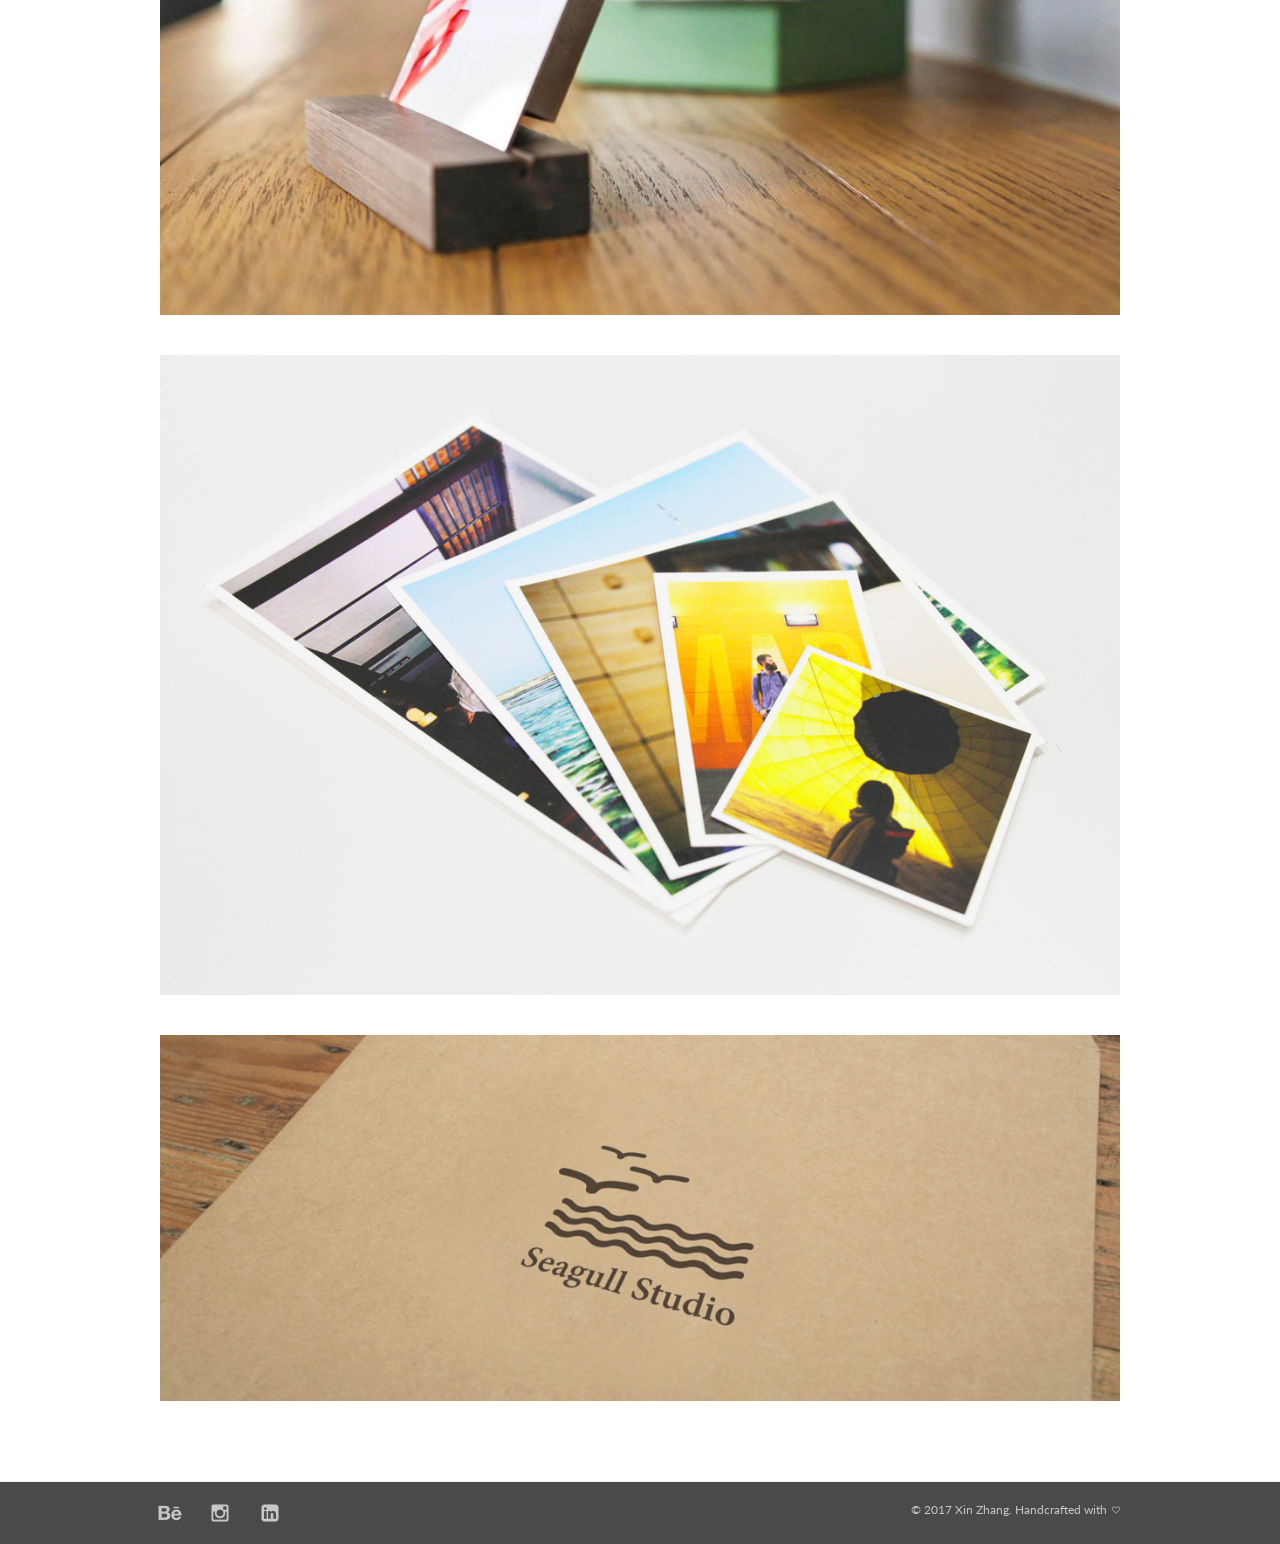
<file: detail-test.html>
<html><head><meta charset="utf-8"/><link rel="shortcut icon" type="image/png" href="/dist/image/favicon.png"/><meta name="description" content="Xin Zhang, Webdesign, Freelancer, UI, UX, Photograph"/><meta name="Author" content="Xin ZHANG &amp; Han ZHANG"/><meta name="Copyright" content="Xin ZHANG"/><title>Seagull Studio | Xin Zhang</title><title>Xin Zhang</title><link rel="stylesheet" type="text/css" href="/dist/css/app.min.css"/><meta name="viewport" content="width=device-width, initial-scale=1.0, maximum-scale=1.0, user-scalable=0"/><meta name="robots" content="noimageindex"/></head><body><nav class="side-nav"><ul><li><a href="/about.html">about</a></li><li><a href="/">projects</a></li></ul></nav><nav class="header fixed-top-nav"><div class="container-wide space-between"><a class="nav-brand" href="/"><svg x="0px" y="0px" width="100px" height="60px" viewBox="0 0 208 53" enable-background="new 0 0 208 53" version="1.1" xmlns="http://www.w3.org/2000/svg" xmlns:xlink="http://www.w3.org/1999/xlink" xml:space="preserve" id="logo"><g id="X" transform="translate(0.000000, -1.000000)"><polygon points="22.9569101 17.9686009 31.3240532 0.8125 45.4216346 0.8125 31.1131168 26.4048654 45.8083513 52.4225886 31.5701456 52.4225886 22.9569101 34.9474693 14.3436746 52.4225886 0.140625 52.4225886 14.8007034 26.4048654 0.527341697 0.8125 14.589767 0.8125"></polygon></g><g id="i" transform="translate(52.000000, -1.000000)"><polygon points="12.9144998 52.4225886 0.609877619 52.4225886 0.609877619 0.8125 12.9144998 0.8125"></polygon></g><g id="N" transform="translate(75.000000, -1.000000)"><polygon points="43.1923419 52.4225886 30.9228758 52.4225886 12.7823471 20.3080692 12.7823471 52.4225886 0.442568828 52.4225886 0.442568828 0.8125 12.7823471 0.8125 30.8877197 32.9270194 30.8877197 0.8125 43.1923419 0.8125"></polygon></g><g id="Z" transform="translate(146.000000, -1.000000)"><polygon points="15.6780484 42.8520365 40.1466685 42.8520365 40.1466685 52.4225886 0.27969261 52.4225886 0.27969261 45.8649881 24.6780006 10.4184986 0.139068356 10.4184986 0.139068356 0.8125 39.900576 0.8125 39.900576 7.1928681"></polygon></g><g id="." transform="translate(193.000000, 39.000000)"><path d="M7.47159233,0.831586571 C9.34659175,0.831586571 10.9051616,1.39281704 12.1473488,2.51529482 C13.3895359,3.6377726 14.0106201,5.07334106 14.0106201,6.82204329 C14.0106201,8.57074551 13.3895359,10.006314 12.1473488,11.1287918 C10.9051616,12.2512695 9.34659175,12.8125 7.47159233,12.8125 C5.57315542,12.8125 4.00872624,12.2453618 2.77825787,11.1110685 C1.54778951,9.97677517 0.932564549,8.5471144 0.932564549,6.82204329 C0.932564549,5.09697217 1.54778951,3.6673114 2.77825787,2.53301806 C4.00872624,1.39872473 5.57315542,0.831586571 7.47159233,0.831586571 Z"></path></g></svg></a></div></nav><div class="scroll undefined"><a href="#scroll"><h5>scroll</h5></a></div><div class="scroll"><a href="#ancre"><h5>scroll</h5></a></div><div class="project-seagull-img"></div><section class="container pt-60 pb-60"><div class="detail-text"><div class="project-name">Seagull Studio</div><div class="col-container"><div class="col col-60"><div class="body" style="margin-top:0;">Seagull Studio is an online printing studio, producing photos into a varity of forms. The Logo is based on seagull’s silhouette and associated with camera viewfinder to remind people of beautiful memories.</div></div><div class="col"><div class="title">Category</div><div class="body">E-commerce, iOS &amp; Android Application</div><div class="title mt-10">Role</div><div class="body">UI/UX Designer, Photographer</div></div></div></div><div class="detail-img-wrapper"><img class="detail-img" src="/dist/image/seagull/detail-seagull-01.jpg"/></div><div class="detail-img-wrapper"><img class="detail-img" src="/dist/image/seagull/detail-seagull-02.jpg"/></div><div class="detail-img-wrapper"><img class="detail-img" src="/dist/image/seagull/detail-seagull-03.jpg"/></div><div class="detail-img-wrapper"><img class="detail-img" src="/dist/image/seagull/detail-seagull-04.jpg"/></div><div class="detail-img-wrapper"><img class="detail-img" src="/dist/image/seagull/detail-seagull-05.jpg"/></div><div class="detail-img-wrapper"><img class="detail-img" src="/dist/image/seagull/detail-seagull-06.jpg"/></div><div class="detail-img-wrapper"><img class="detail-img" src="/dist/image/seagull/detail-seagull-07.jpg"/></div><div class="detail-img-wrapper"><img class="detail-img" src="/dist/image/seagull/detail-seagull-08.jpg"/></div><div class="detail-img-wrapper"><img class="detail-img" src="/dist/image/seagull/detail-seagull-09.jpg"/></div><div class="detail-img-wrapper"><img class="detail-img" src="/dist/image/seagull/detail-seagull-10.jpg"/></div><div class="detail-img-wrapper"><img class="detail-img" src="/dist/image/seagull/detail-seagull-11.jpg"/></div><div class="detail-img-wrapper"><img class="detail-img" src="/dist/image/seagull/detail-seagull-12.jpg"/></div><div class="detail-img-wrapper"><img class="detail-img" src="/dist/image/seagull/detail-seagull-13.jpg"/></div><div class="detail-img-wrapper"><img class="detail-img" src="/dist/image/seagull/detail-seagull-14.jpg"/></div></section><div class="footer"><div class="container space-between"><ul class="links"><li><a href="https://www.behance.net/newnewzhang" alt="behance"><i class="icon icon-behance"></i></a></li><li><a href="https://www.instagram.com/shin_shin_zhang/" alt="instagram"><i class="icon icon-instagram"></i></a></li><li><a href="https://www.linkedin.com/in/xin-zhang-3948897b/" alt="linkedin"><i class="icon icon-linkedin-square"></i></a></li></ul><div class="foot-note">&copy; 2017 Xin Zhang.
Handcrafted with<i class="icon icon-heart-o ml-5" style="font-size:8px;padding-top:5px;"></i></div></div></div><script src="/dist/js/app.min.js"></script><script async="" src="https://www.google-analytics.com/analytics.js"></script><script>(function(i,s,o,g,r,a,m){i['GoogleAnalyticsObject']=r;i[r]=i[r]||function(){
(i[r].q=i[r].q||[]).push(arguments)},i[r].l=1*new Date();a=s.createElement(o),
m=s.getElementsByTagName(o)[0];a.async=1;a.src=g;m.parentNode.insertBefore(a,m)
})(window,document,'script','https://www.google-analytics.com/analytics.js','ga');

ga('create', 'UA-104068974-1', 'auto');
ga('send', 'pageview');</script></body></html>
</file>
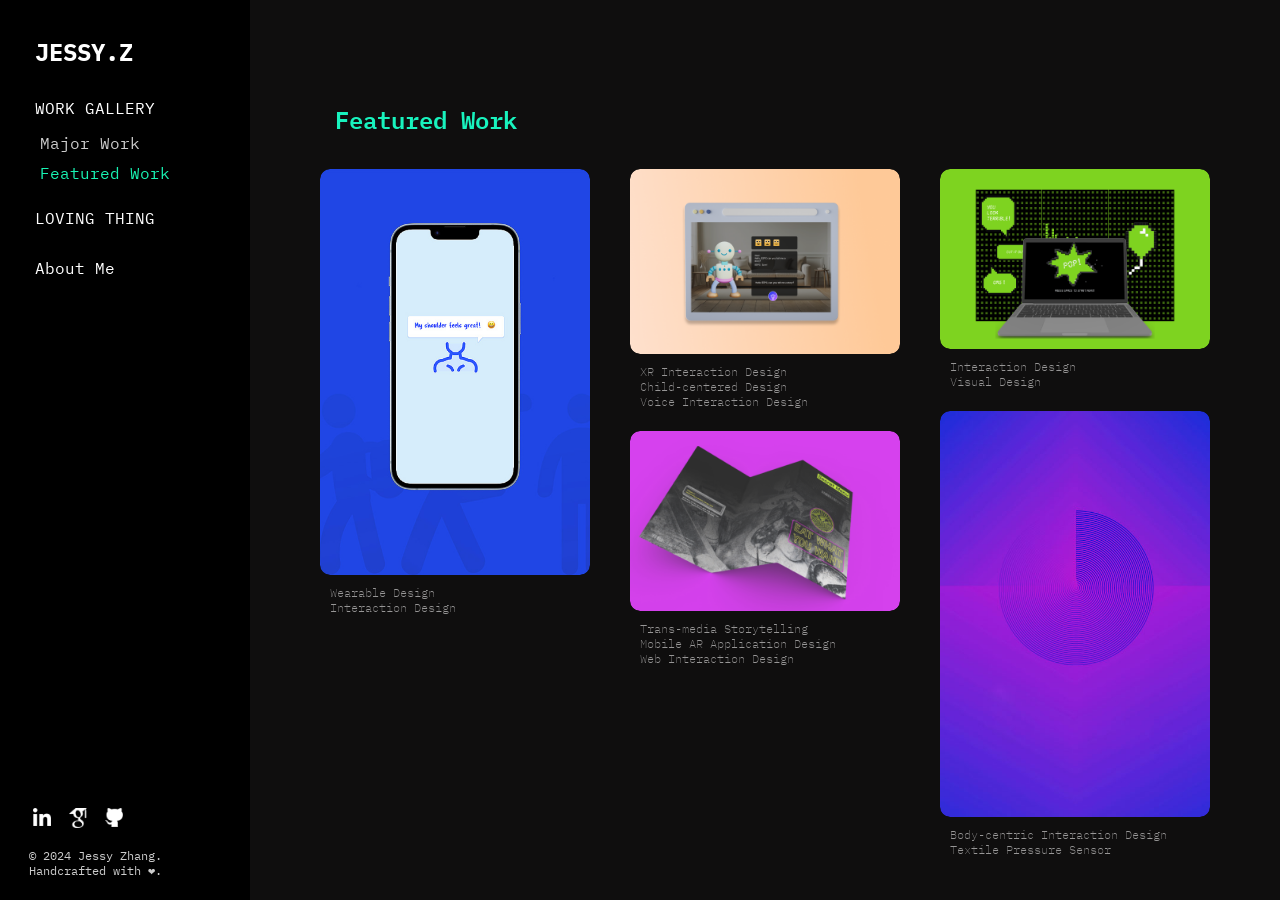
<file: featured.html>
<!DOCTYPE html>
<html lang="en">
<head>
    <meta charset="UTF-8">
    <meta name="viewport" content="width=device-width, initial-scale=1.0">
    <title>Jessy.Z Portfolio</title>
    <link rel="stylesheet" href="style.css">
    <link href="https://fonts.googleapis.com/css2?family=IBM+Plex+Mono:wght@400;700&display=swap" rel="stylesheet">
    <script src="script.js" defer></script>
</head>
<body>
    <div class="container">
        <div class="sidebar">
            <h1 class="brand-name">JESSY.Z</h1>
            <nav>
                <ul class="menu">
                    <li class="menu-item active">
                        <a href="#" aria-haspopup="true">WORK GALLERY</a>
                        <ul class="submenu">
                            <li><a href="/">Major Work</a></li>
                            <li><a  class="active" href="/featured">Featured Work</a></li>
                        </ul>
                    </li>
                    <li class="menu-item">
                        <a href="#" aria-haspopup="true">LOVING THING</a>
                        <ul class="submenu">
                            <li><a href="/maker">Maker Project</a></li>
                            <li><a href="/photo.html">Photography</a></li>
                            
                        </ul>
                    </li>
                    <li class="menu-item">
                        <a href="#" aria-haspopup="true">About Me</a>
                        <ul class="submenu">
                            <li><a href="/bio">Biography</a></li>
                            <li><a href="resume_jessy_2024.pdf">Resume</a></li>
                        </ul>
                    </li>
                </ul>
            </nav>

            <footer class="footer">
                <ul class="social-icons">
                    <li>
                        <a href="https://www.linkedin.com/in/jessy-zhang-3948897b/" target="_blank" rel="noopener noreferrer">
                                <img src="icons/linkedin.png" alt="LinkedIn" class="social-icon">
                            </a>
                        </li>
                        <li>
                            <a href="https://scholar.google.com/citations?user=J-7ZqgkAAAAJ&hl=en" target="_blank" rel="noopener noreferrer">
                                <img src="icons/googlescholar.png" alt="Google Scholar" class="social-icon">
                            </a>
                        </li>
                        <li>
                            <a href="https://github.com/xinzhang-jessy" target="_blank" rel="noopener noreferrer">
                                <img src="icons/github.png" alt="GitHub" class="social-icon">
                            </a>
                        </li>
                    </ul>
                    <p>&copy; 2024 Jessy Zhang.<br>Handcrafted with ❤.</p>
            </footer>
        </div>
    <div class="main-content">
        <div class="h1">
            <h1>Featured Work</h1>
        </div>
            <main class="waterfall-gallery">
                <div class="waterfall-item" data-project="shoulder-feeling">
                    <a href="#" class="project-link">
                        <figure>
                            <img src="tbn_featured work/tbn_sf.png" alt="shoulder-feeling">
                            <figcaption class="work-title">Shoulder's Feeling</figcaption>
                        </figure>
                        <p class="description">Wearable Design<br>Interaction Design</p>
                    </a>
                </div>
                <div class="waterfall-item" data-project="eepo">
                    <a href="#" class="project-link">
                        <figure>
                            <img src="tbn_featured work/tbn_eepo.png" alt="eepo">
                            <figcaption class="work-title">EEPO</figcaption>
                        </figure>
                        <p class="description">XR Interaction Design<br>Child-centered Design<br>Voice Interaction Design</p>
                    </a>
                </div>
                <div class="waterfall-item" data-project="ewuw">
                    <a href="#" class="project-link">
                        <figure>
                            <img src="tbn_featured work/tbn_ewuw.png" alt="ewuw">
                            <figcaption class="work-title">Eat What You Want</figcaption>
                        </figure>
                        <p class="description">Trans-media Storytelling<br>Mobile AR Application Design<br>Web Interaction Design</p>
                    </a>
                </div>
                <div class="waterfall-item" data-project="cyber-box">
                    <a href="#" class="project-link">
                        <figure>
                            <img src="tbn_featured work/tbn_cb.png" alt="cyber box">
                            <figcaption class="work-title">Cyber Box</figcaption>
                        </figure>
                        <p class="description">Interaction Design<br>Visual Design</p>
                    </a>
                </div>
                <div class="waterfall-item" data-project="pressure-pad">
                    <a href="#" class="project-link">
                        <figure>
                            <img src="tbn_featured work/tbn_pp.jpg" alt="pressure pad">
                            <figcaption class="work-title">Pressure Pad</figcaption>
                        </figure>
                        <p class="description">Body-centric Interaction Design<br>Textile Pressure Sensor</p>
                    </a>
                </div>
                
            </main>
        </div>
    </div>

    <div id="popup-overlay" class="hidden">
        <div id="popup-content">
            <button id="close-popup" aria-label="Close popup">&times;</button>
            <div id="popup-text">
                <h2 id="popup-title"></h2>
                <section>
                    <h3>ABSTRACT</h3>
                    <p id="popup-abstract"></p>
                </section>
                <section>
                    <h3>TOOLKIT</h3>
                    <ul id="popup-toolkit"></ul>
                </section>
                <section>
                    <h3>ROLE</h3>
                    <p id="popup-role"></p>
                </section>
                <section>
                    <h3>KEYWORDS</h3>
                    <ul id="popup-keywords"></ul>
                </section>
            </div>
            <div id="popup-images" class="waterfall-gallery"></div>
            <button id="close-popup-top">
                <span class="inner">
                    <span class="label">Close</span>
                </span>
            </button>
        </div>
    </div>
</body>
</html>
</file>
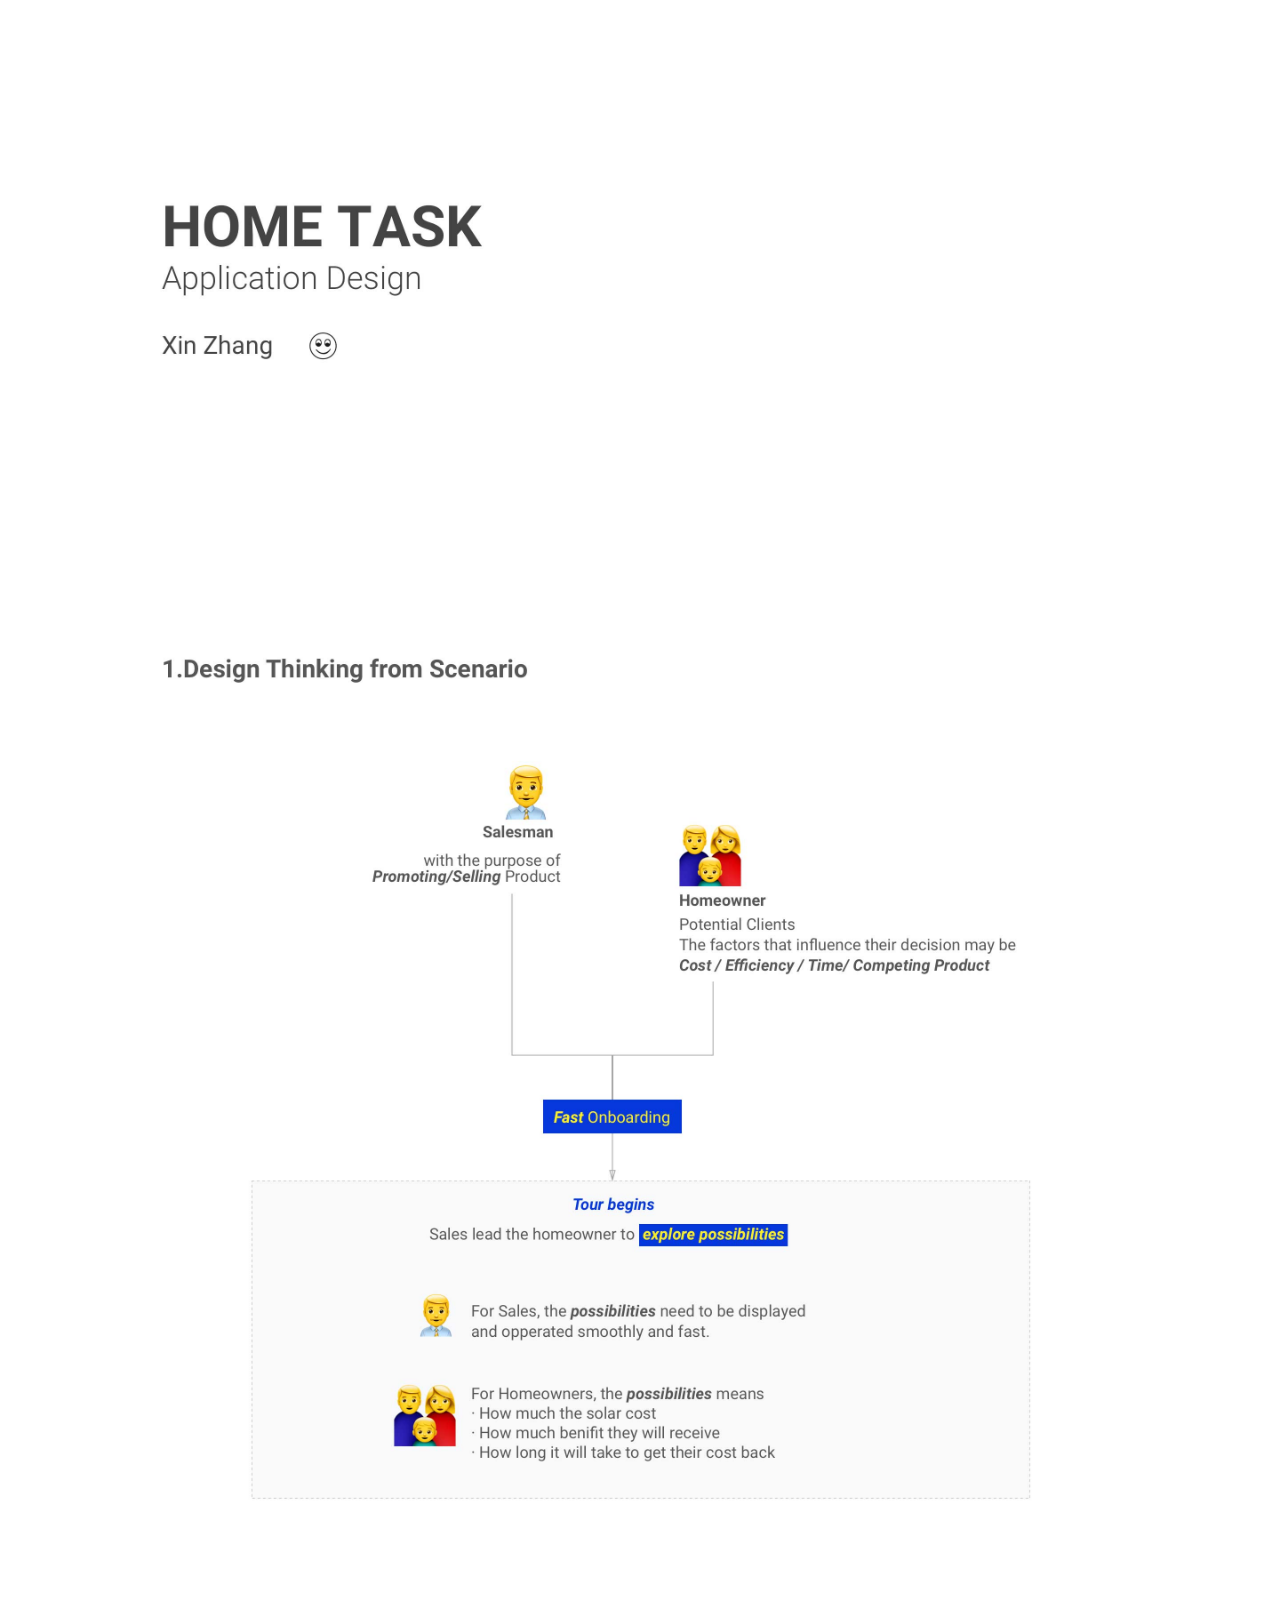
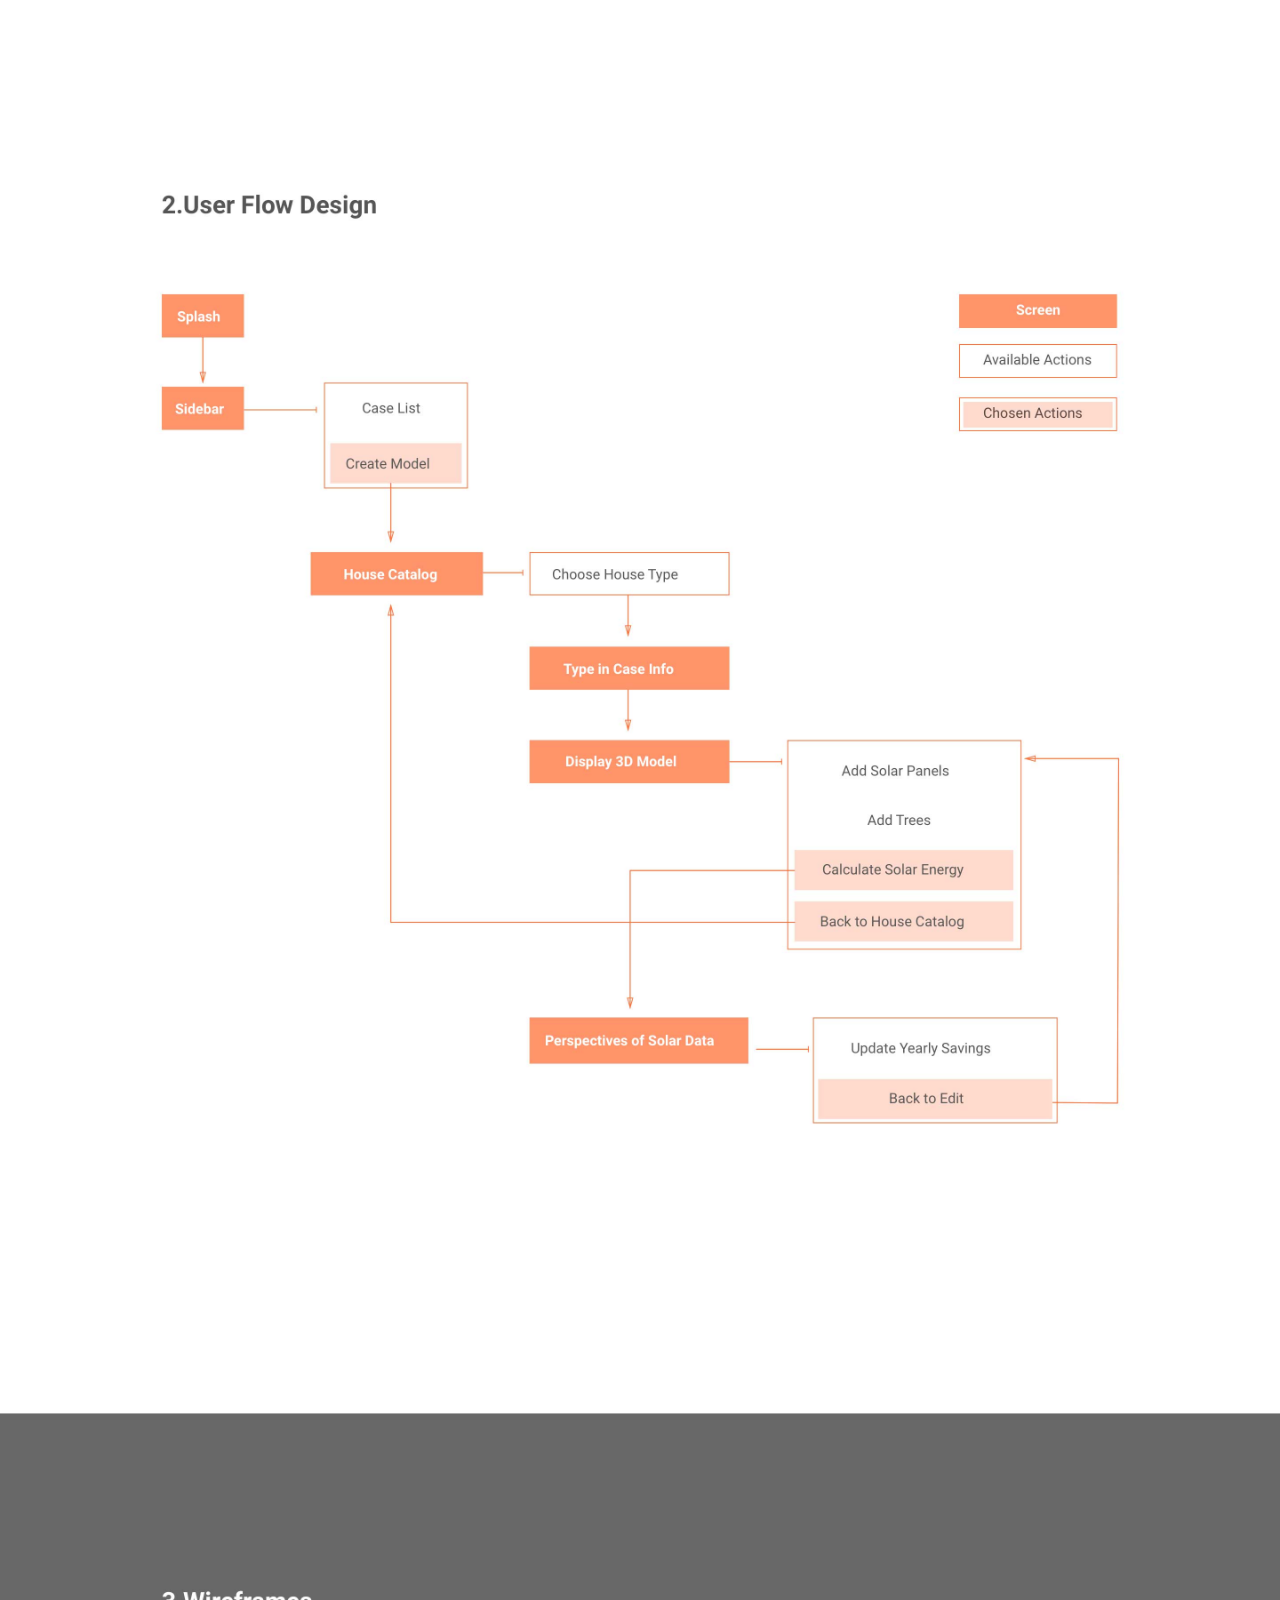
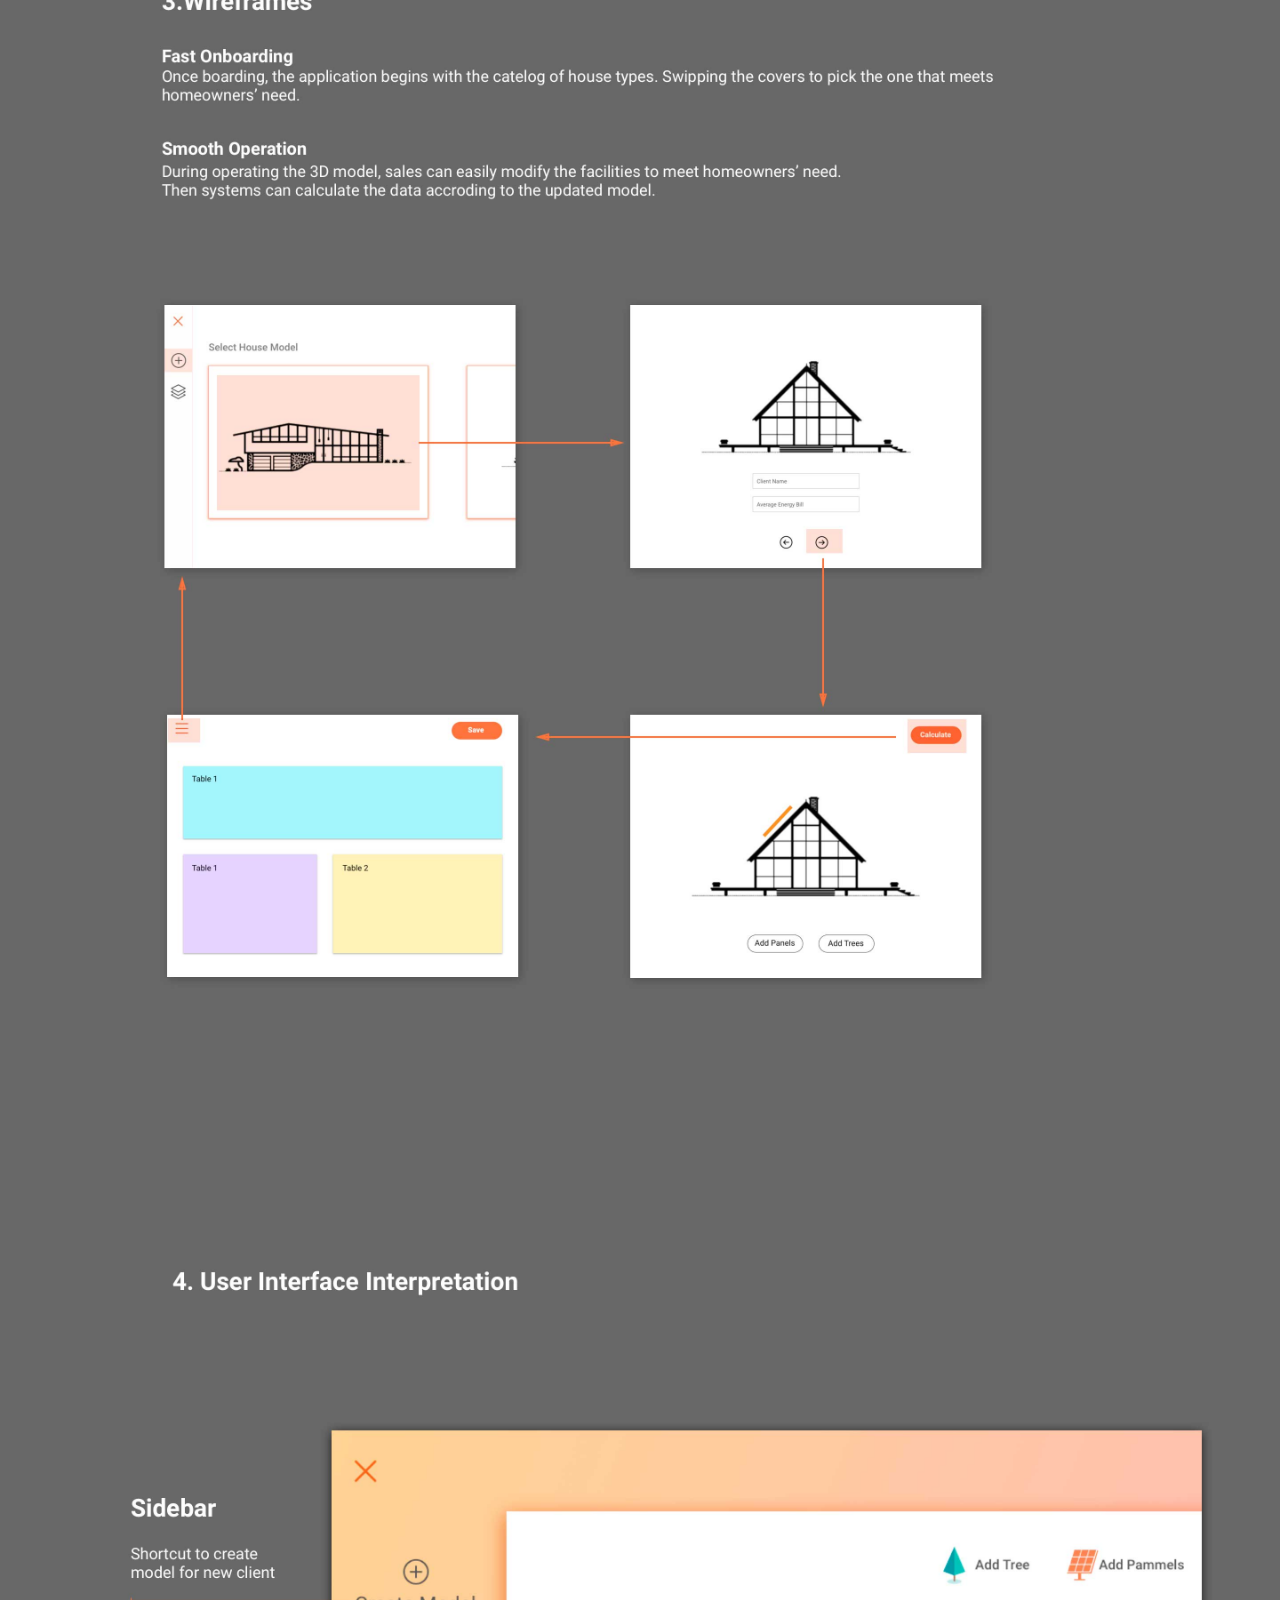
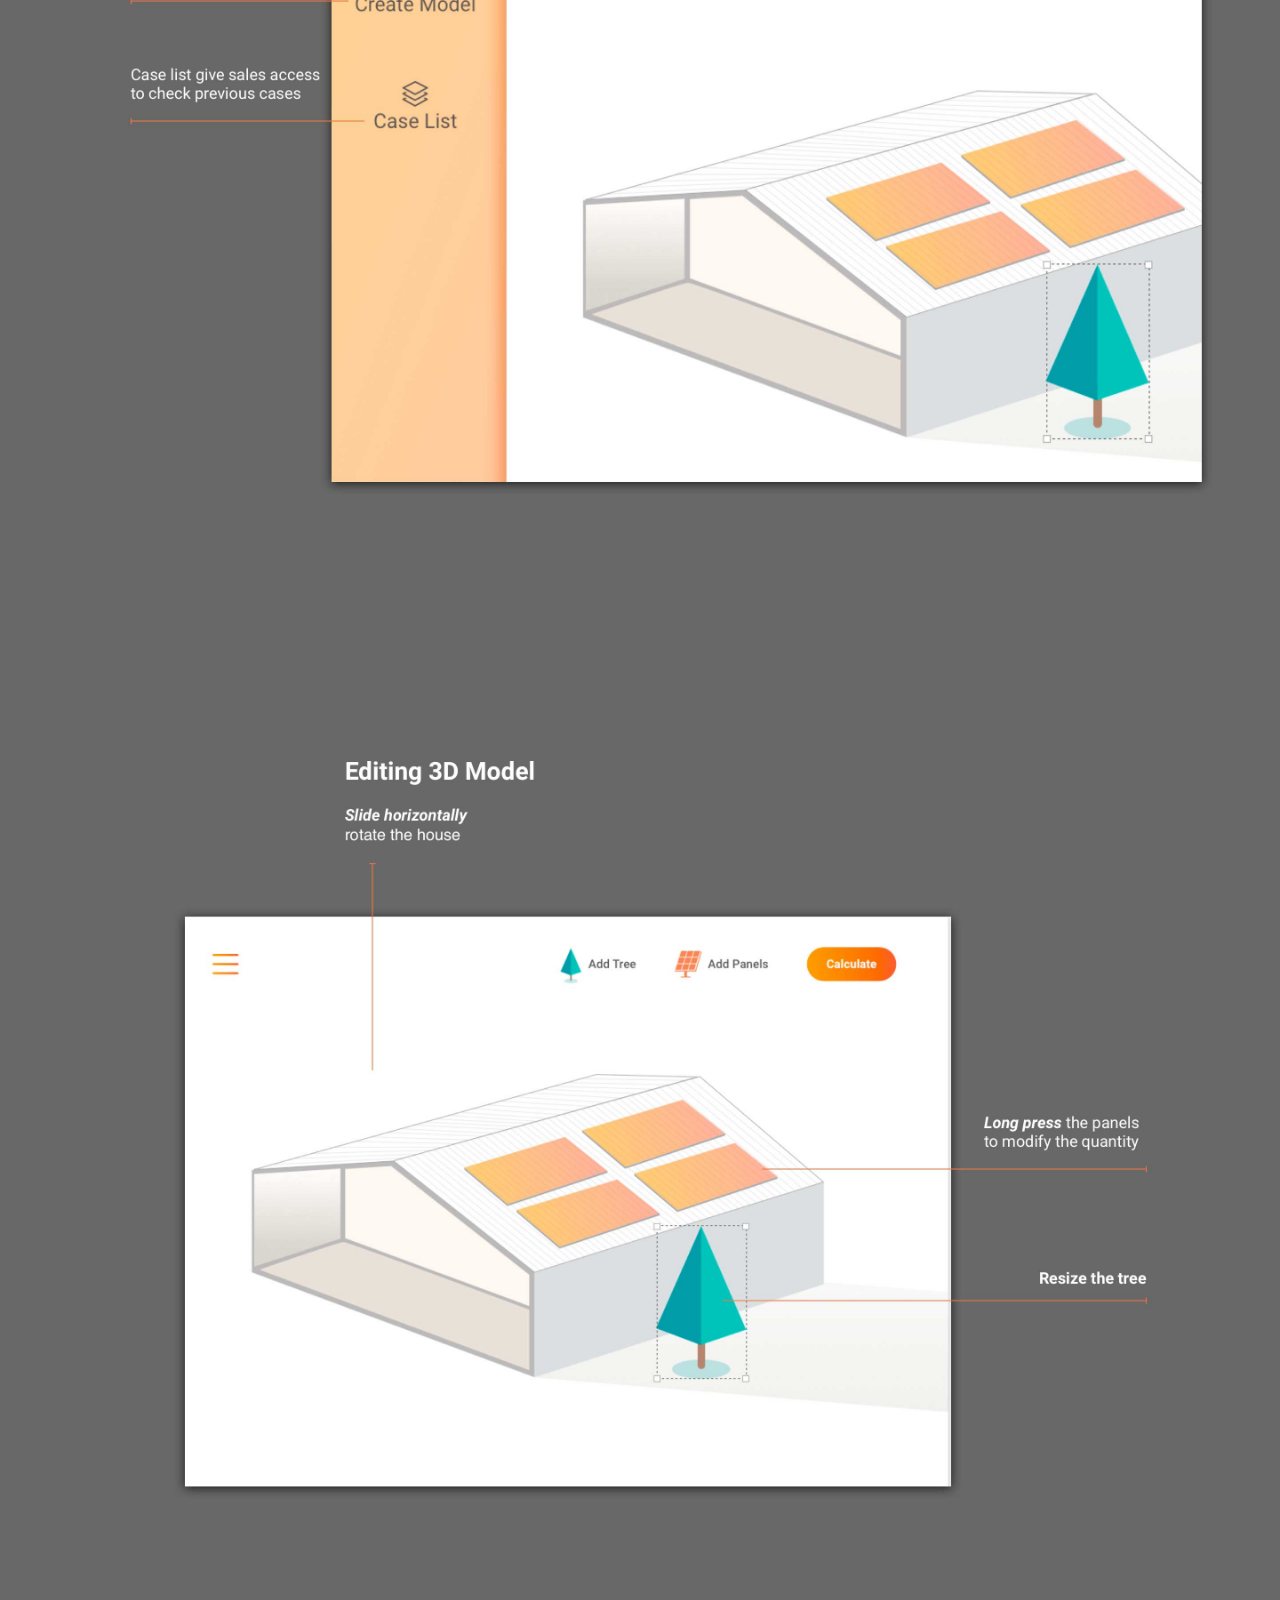
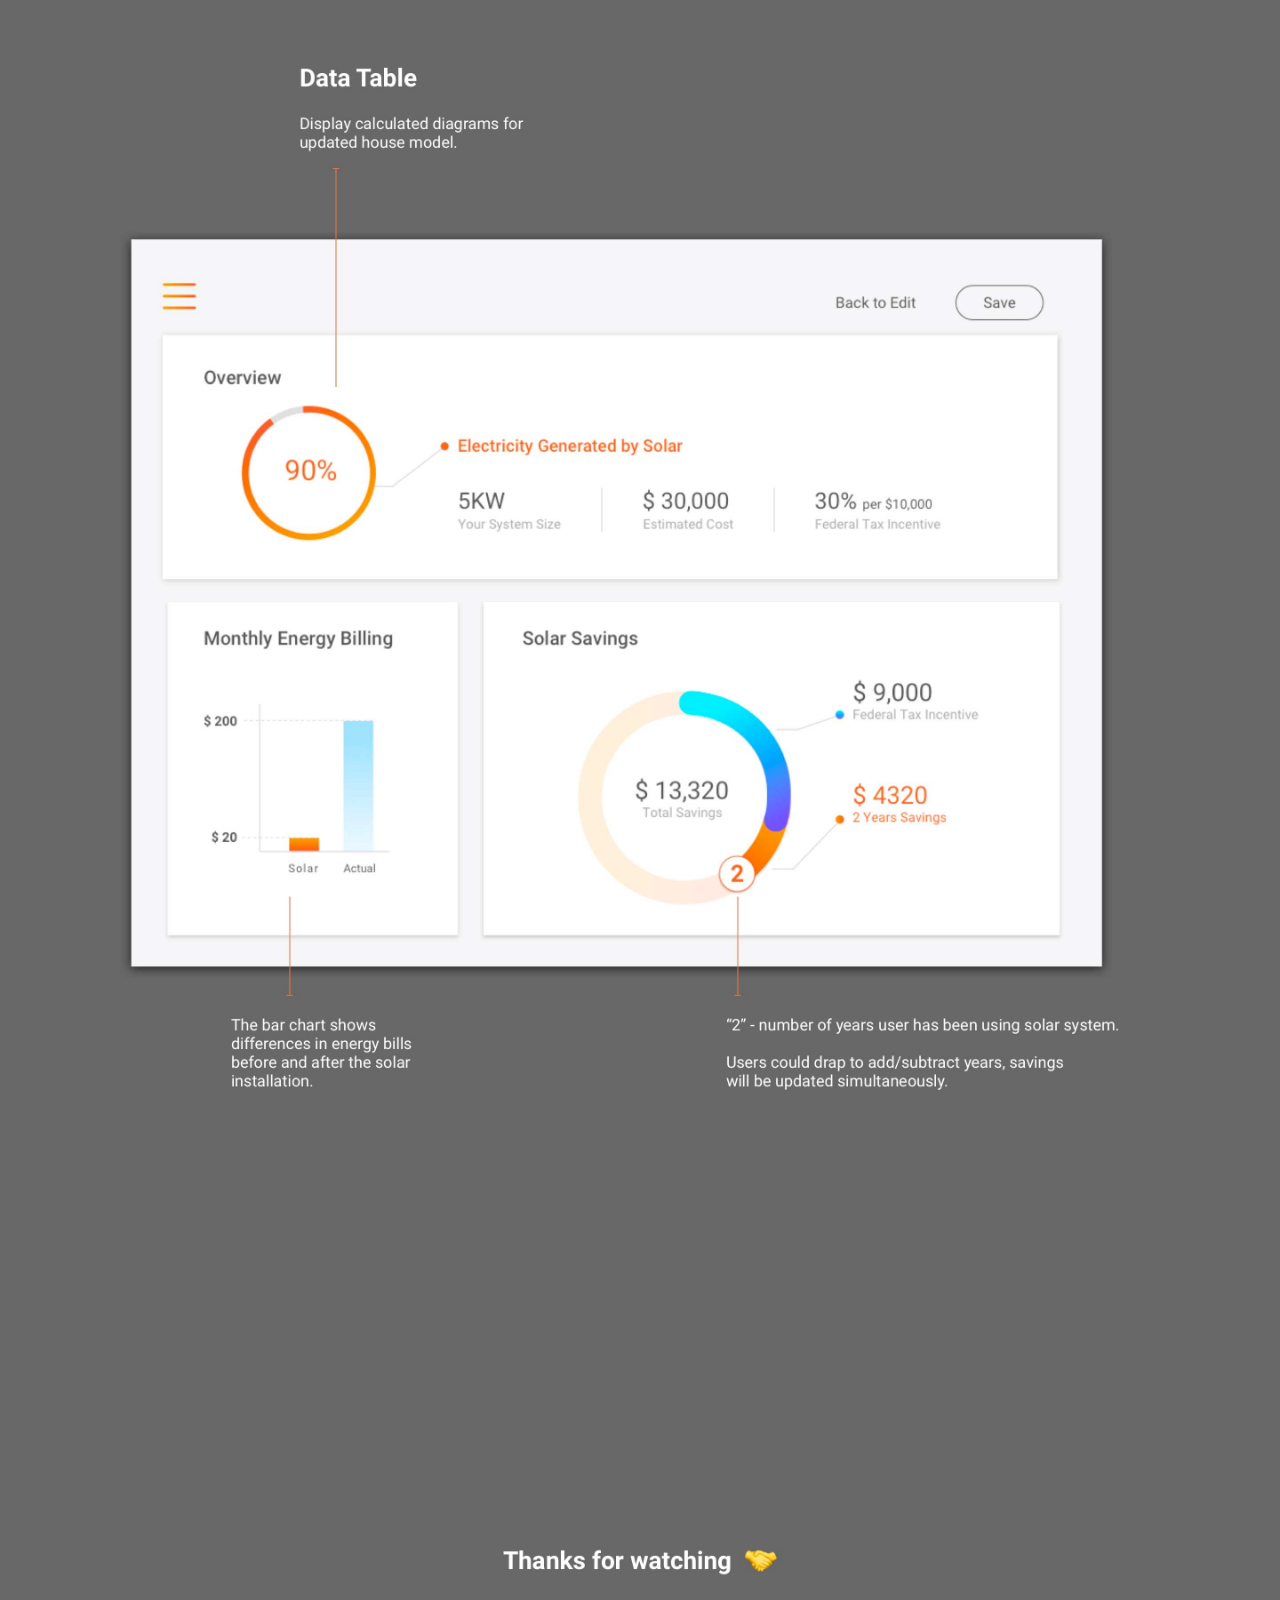
<file: hometask.html>
<html><head><meta charset="utf-8"/><link rel="shortcut icon" type="image/png" href="/dist/image/favicon.png"/><meta name="description" content="Xin Zhang, Webdesign, Freelancer, UI, UX, Photograph"/><meta name="Author" content="Xin ZHANG &amp; Han ZHANG"/><meta name="Copyright" content="Xin ZHANG"/><link rel="stylesheet" type="text/css" href="/dist/css/app.min.css"/><meta name="viewport" content="width=device-width, initial-scale=1.0, maximum-scale=1.0, user-scalable=0"/><meta name="robots" content="noimageindex"/></head><body><img class="img-fluid" src="/dist/image/hometask.jpg"/></body></html>
</file>
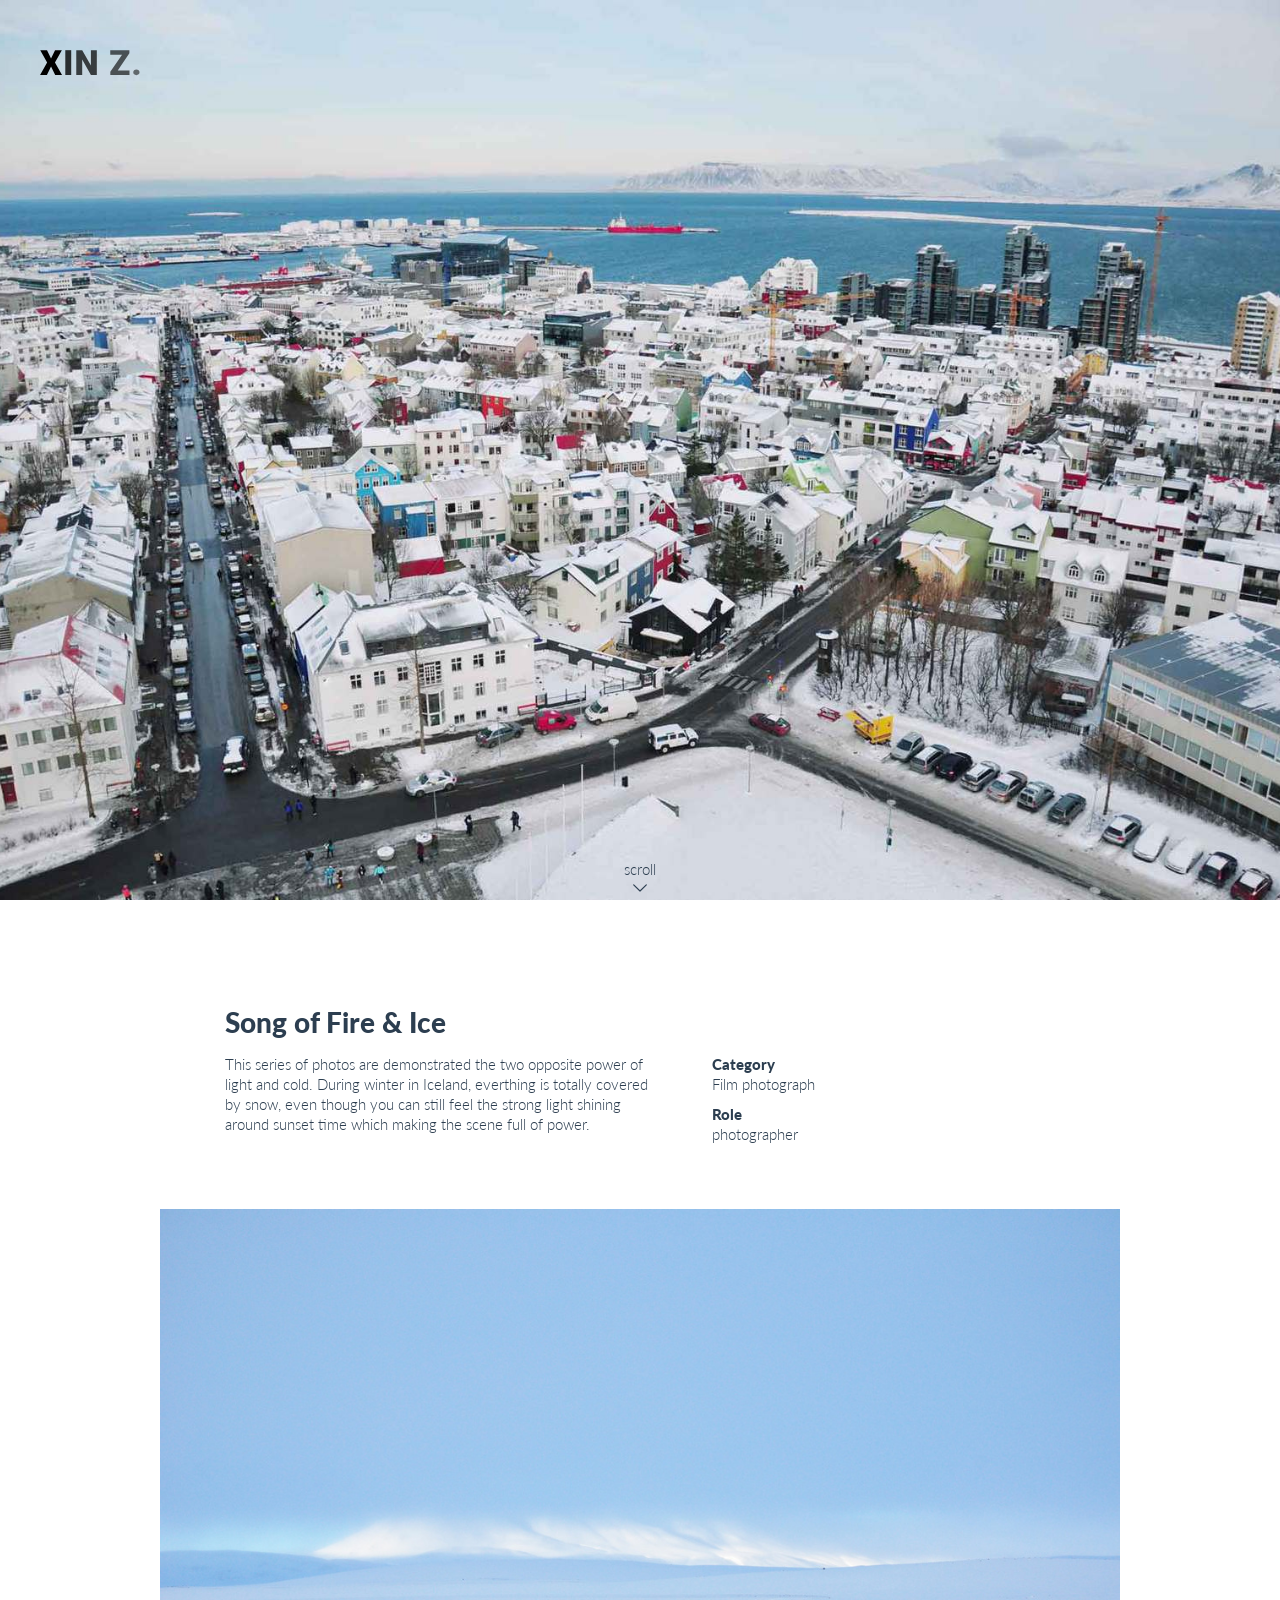
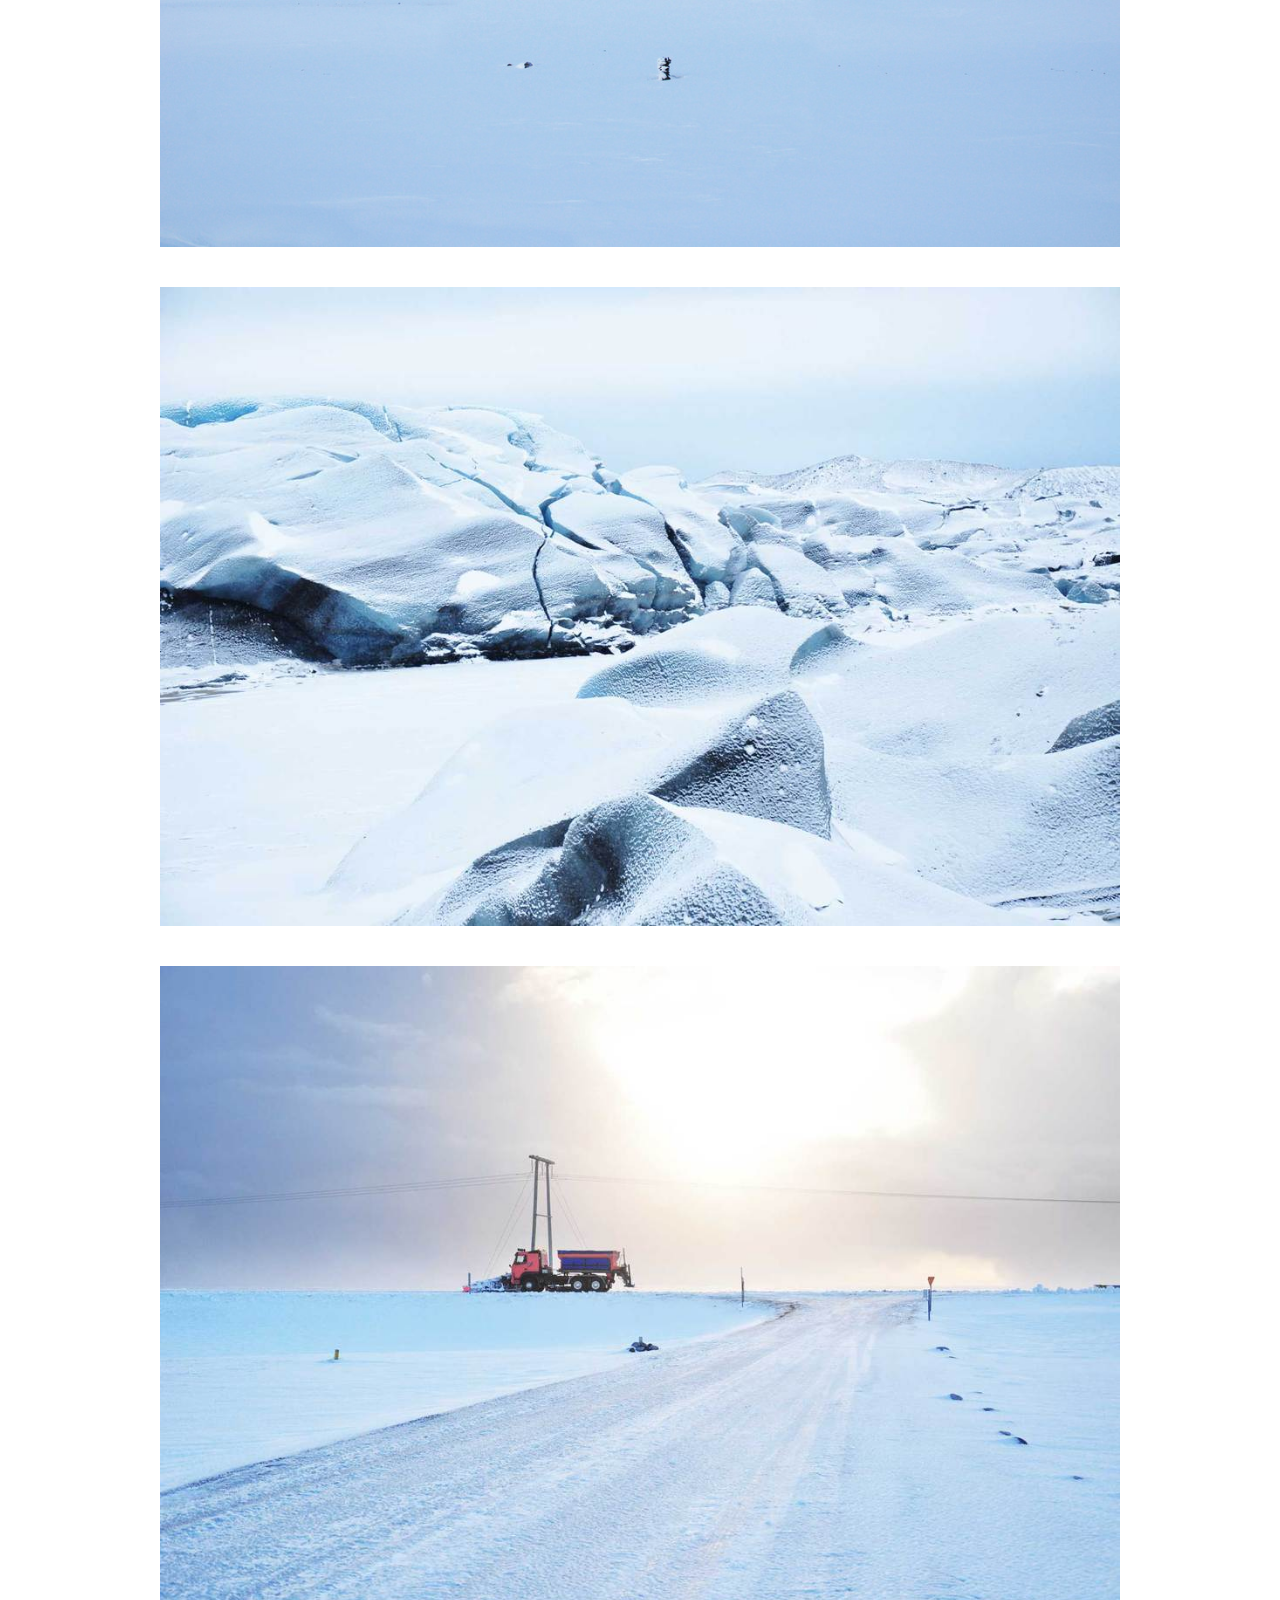
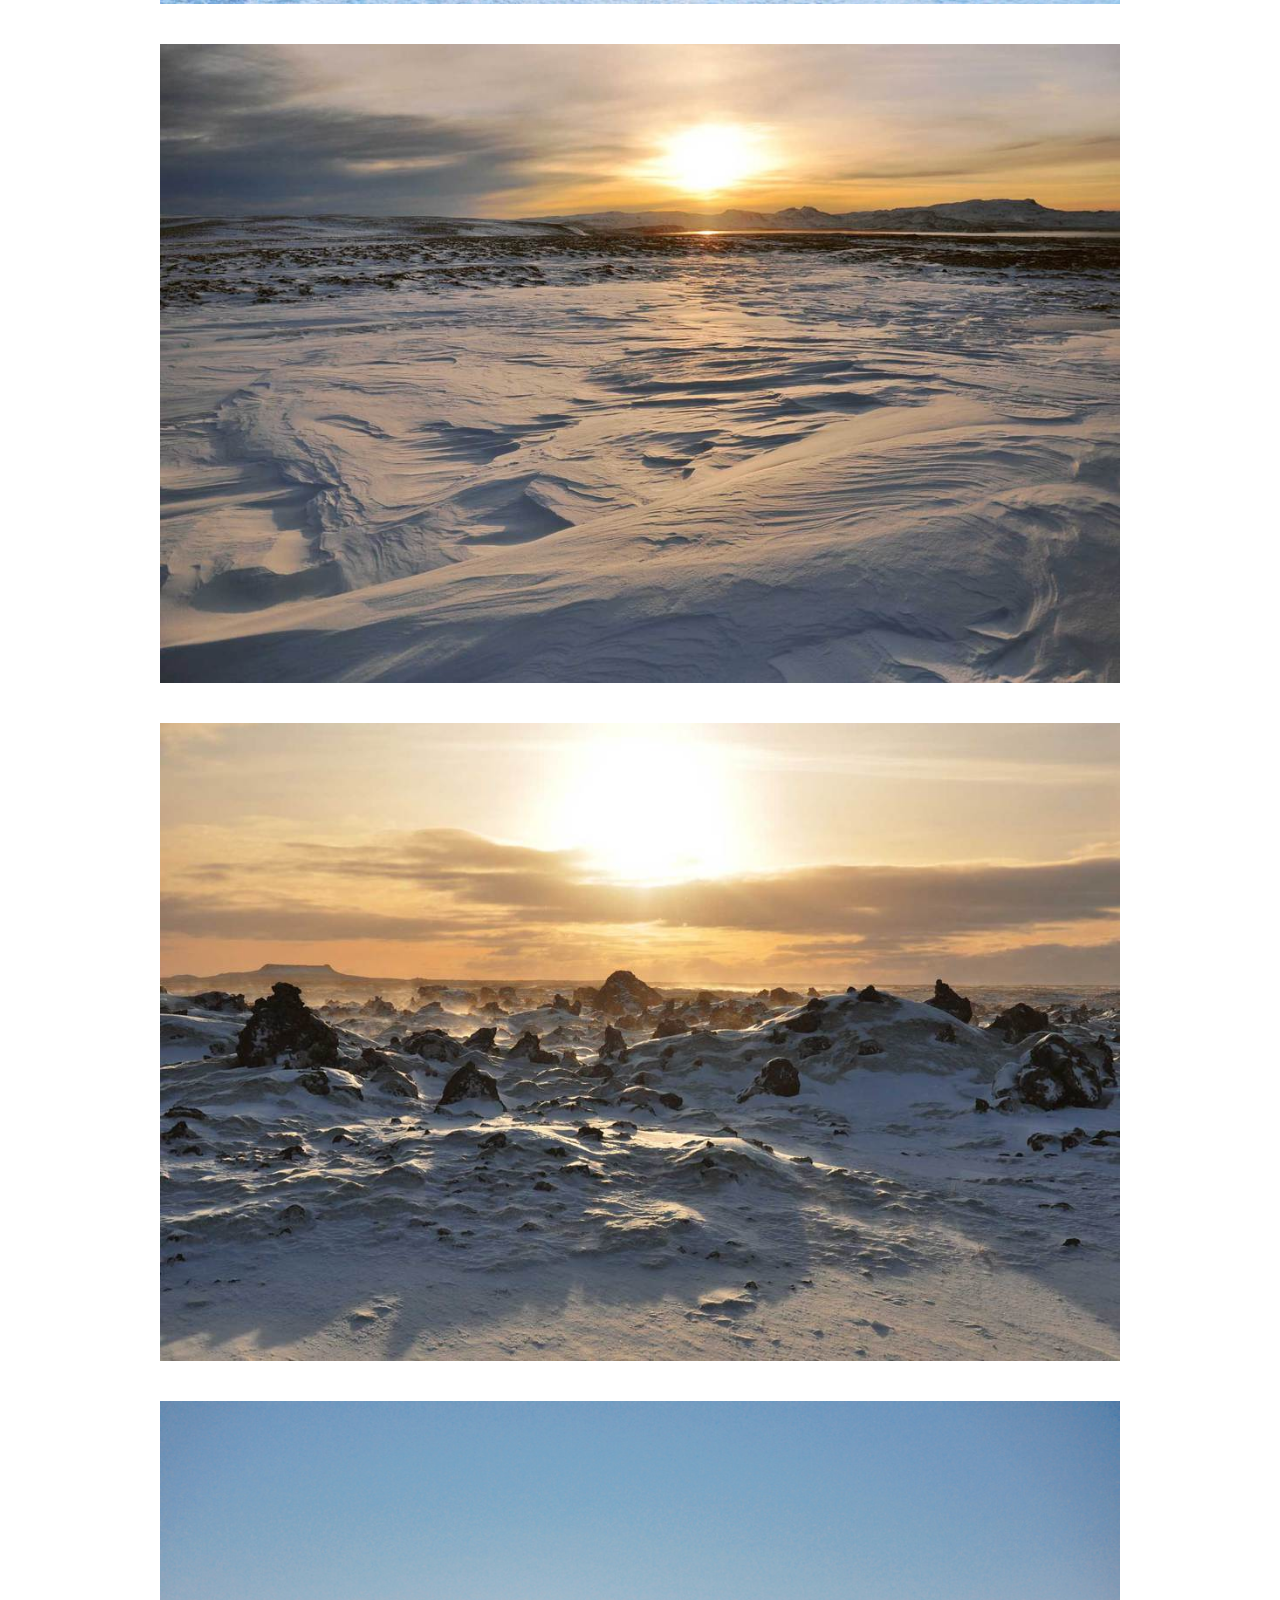
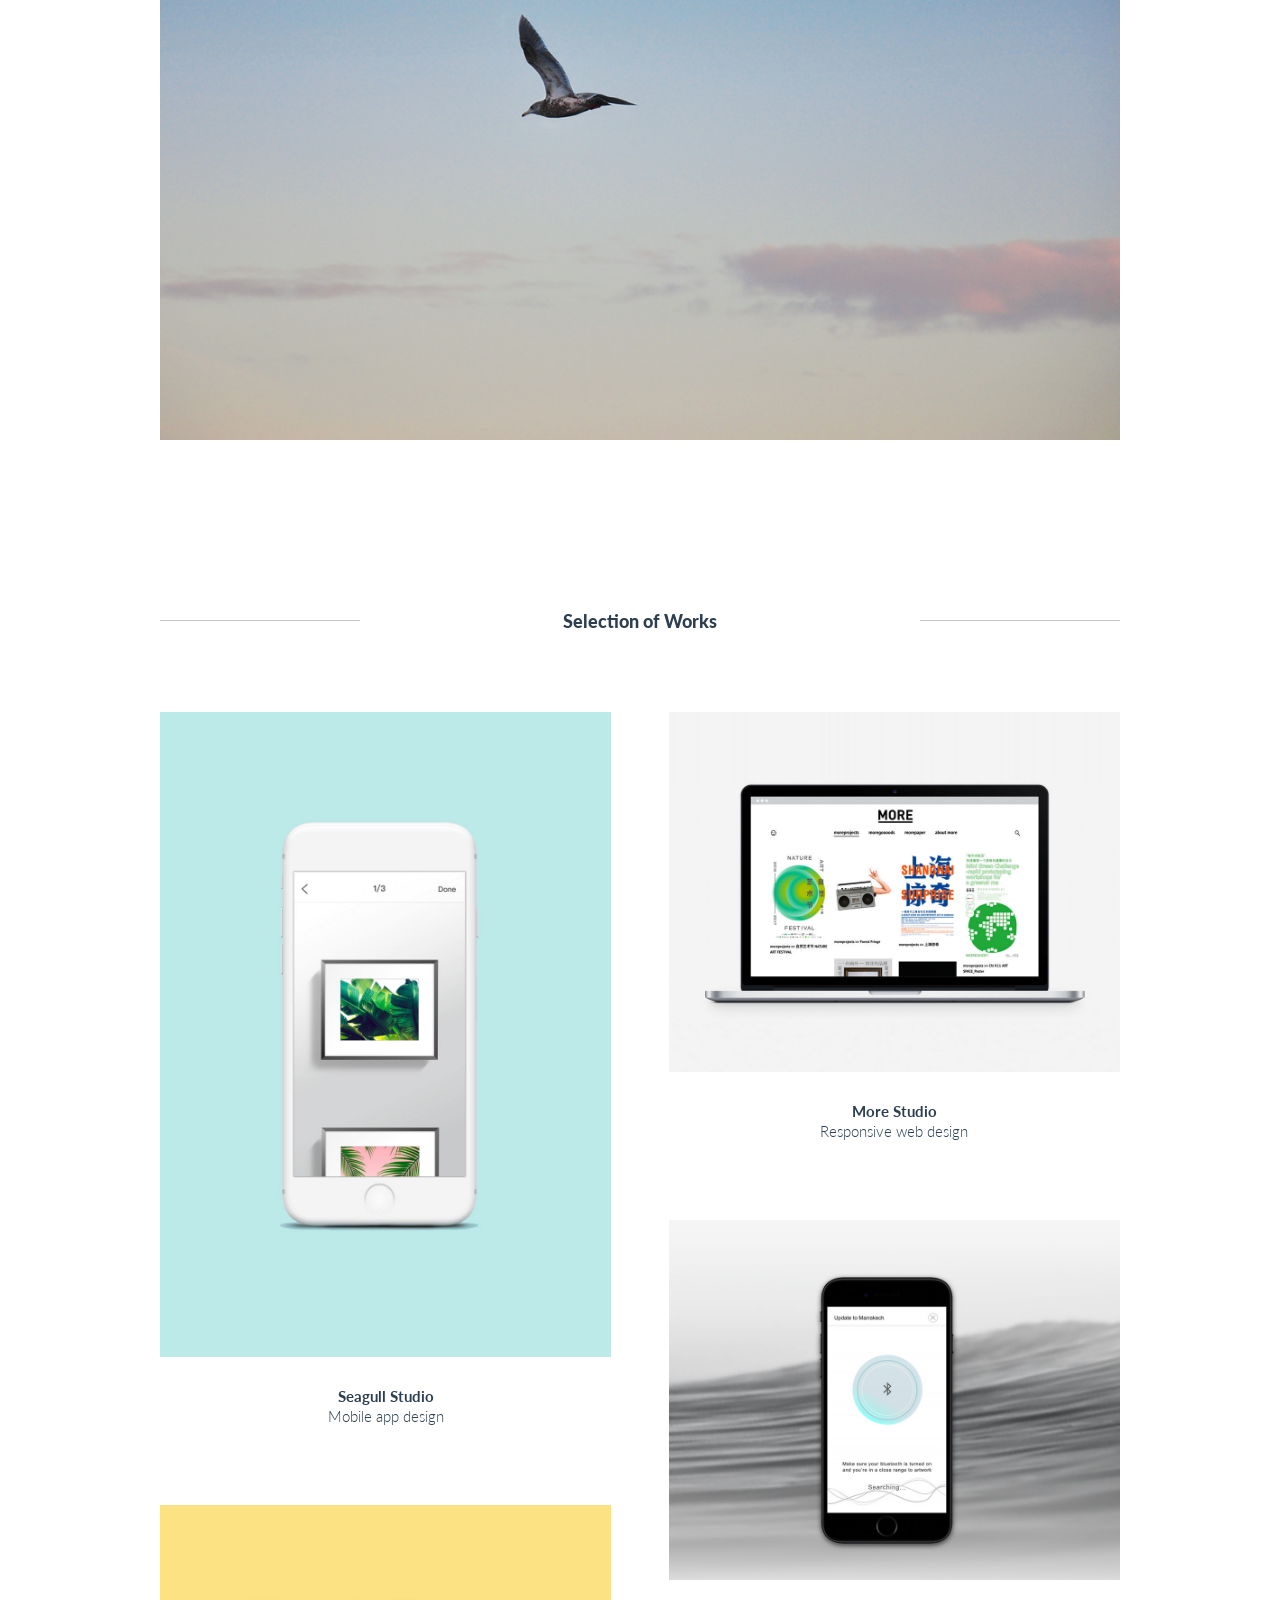
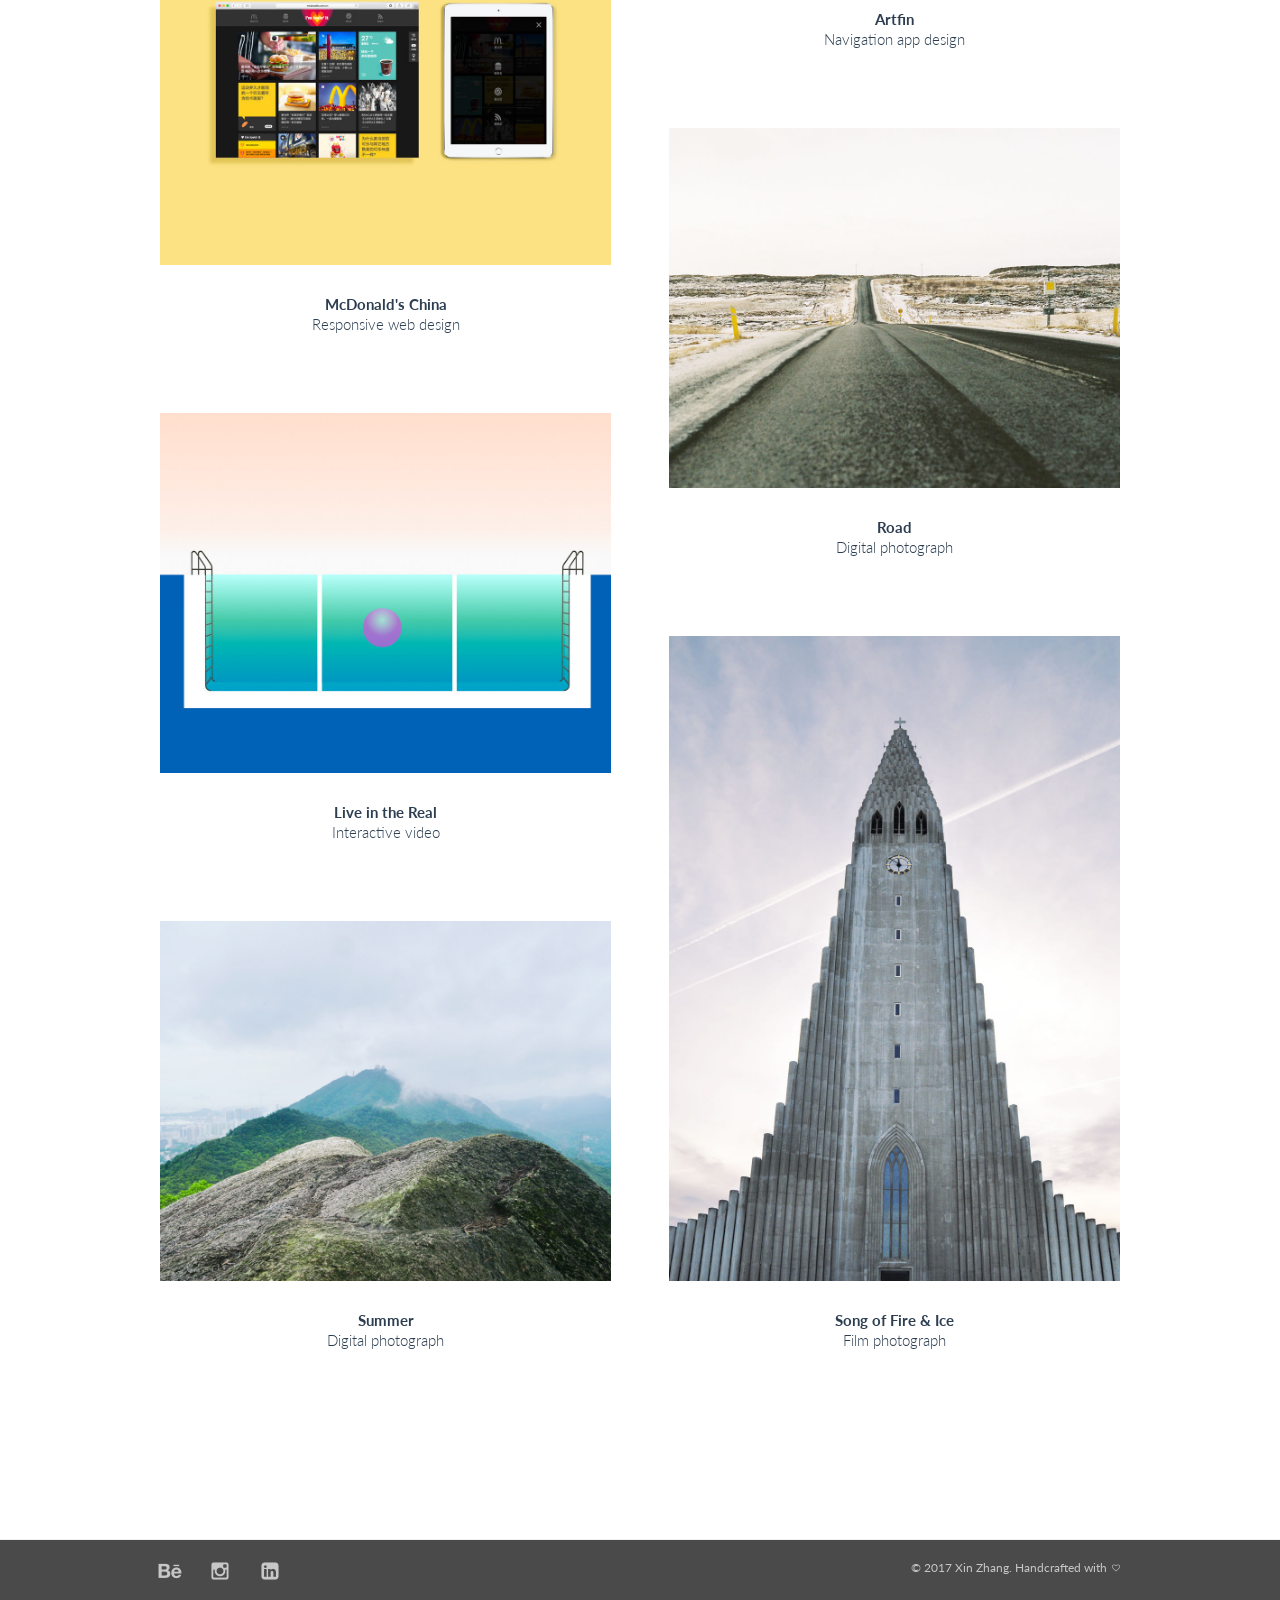
<file: iceland.html>
<html><head><meta charset="utf-8"/><link rel="shortcut icon" type="image/png" href="/dist/image/favicon.png"/><meta name="description" content="Xin Zhang, Webdesign, Freelancer, UI, UX, Photograph"/><meta name="Author" content="Xin ZHANG &amp; Han ZHANG"/><meta name="Copyright" content="Xin ZHANG"/><title>Song of Fire &amp; Ice | Xin Zhang</title><title>Xin Zhang</title><link rel="stylesheet" type="text/css" href="/dist/css/app.min.css"/><meta name="viewport" content="width=device-width, initial-scale=1.0, maximum-scale=1.0, user-scalable=0"/><meta name="robots" content="noimageindex"/></head><body><nav class="side-nav"><ul><li><a href="/live-in-the-real.html">previous</a></li><li><a href="/road.html">next</a></li></ul></nav><nav class="header fixed-top-nav"><div class="container-wide space-between"><a class="nav-brand" href="/"><svg x="0px" y="0px" width="100px" height="60px" viewBox="0 0 208 53" enable-background="new 0 0 208 53" version="1.1" xmlns="http://www.w3.org/2000/svg" xmlns:xlink="http://www.w3.org/1999/xlink" xml:space="preserve" id="logo"><g id="X" transform="translate(0.000000, -1.000000)"><polygon points="22.9569101 17.9686009 31.3240532 0.8125 45.4216346 0.8125 31.1131168 26.4048654 45.8083513 52.4225886 31.5701456 52.4225886 22.9569101 34.9474693 14.3436746 52.4225886 0.140625 52.4225886 14.8007034 26.4048654 0.527341697 0.8125 14.589767 0.8125"></polygon></g><g id="i" transform="translate(52.000000, -1.000000)"><polygon points="12.9144998 52.4225886 0.609877619 52.4225886 0.609877619 0.8125 12.9144998 0.8125"></polygon></g><g id="N" transform="translate(75.000000, -1.000000)"><polygon points="43.1923419 52.4225886 30.9228758 52.4225886 12.7823471 20.3080692 12.7823471 52.4225886 0.442568828 52.4225886 0.442568828 0.8125 12.7823471 0.8125 30.8877197 32.9270194 30.8877197 0.8125 43.1923419 0.8125"></polygon></g><g id="Z" transform="translate(146.000000, -1.000000)"><polygon points="15.6780484 42.8520365 40.1466685 42.8520365 40.1466685 52.4225886 0.27969261 52.4225886 0.27969261 45.8649881 24.6780006 10.4184986 0.139068356 10.4184986 0.139068356 0.8125 39.900576 0.8125 39.900576 7.1928681"></polygon></g><g id="." transform="translate(193.000000, 39.000000)"><path d="M7.47159233,0.831586571 C9.34659175,0.831586571 10.9051616,1.39281704 12.1473488,2.51529482 C13.3895359,3.6377726 14.0106201,5.07334106 14.0106201,6.82204329 C14.0106201,8.57074551 13.3895359,10.006314 12.1473488,11.1287918 C10.9051616,12.2512695 9.34659175,12.8125 7.47159233,12.8125 C5.57315542,12.8125 4.00872624,12.2453618 2.77825787,11.1110685 C1.54778951,9.97677517 0.932564549,8.5471144 0.932564549,6.82204329 C0.932564549,5.09697217 1.54778951,3.6673114 2.77825787,2.53301806 C4.00872624,1.39872473 5.57315542,0.831586571 7.47159233,0.831586571 Z"></path></g></svg></a></div></nav><div class="scroll "><a href="#scroll"><h5>scroll</h5></a></div><div class="fullscreen-bg" style="background-image: url(/dist/image/iceland/main-iceland.jpg);"></div><section class="container pt-60 pb-60"><div class="detail-text"><div class="project-name">Song of Fire &amp; Ice</div><div class="col-container"><div class="col col-60"><div class="body" style="margin-top:0;">This series of photos are demonstrated the two opposite power of light and cold. During winter in Iceland, everthing is totally covered by snow, even though you can still feel the strong light shining around sunset time which making the scene full of power.</div></div><div class="col"><div class="title">Category</div><div class="body">Film photograph</div><div class="title mt-10">Role</div><div class="body">photographer</div></div></div></div><div class="detail-img-wrapper"><img class="detail-img" src="/dist/image/iceland/detail-iceland-01.jpg"/></div><div class="detail-img-wrapper"><img class="detail-img" src="/dist/image/iceland/detail-iceland-02.jpg"/></div><div class="detail-img-wrapper"><img class="detail-img" src="/dist/image/iceland/detail-iceland-04.jpg"/></div><div class="detail-img-wrapper"><img class="detail-img" src="/dist/image/iceland/detail-iceland-05.jpg"/></div><div class="detail-img-wrapper"><img class="detail-img" src="/dist/image/iceland/detail-iceland-06.jpg"/></div><div class="detail-img-wrapper"><img class="detail-img" src="/dist/image/iceland/detail-iceland-07.jpg"/></div><div class="separator">Selection of Works</div><div class="col-container" style="padding-top:20px;padding-bottom:50px;"><div class="col col-left"><div class="thumbnail" data-href="/seagull.html"><div class="img-outer"><div class="img-inner"><img src="/dist/image/seagull/thumbnail-seagull.jpg"/></div></div><div class="title">Seagull Studio</div><div class="body">Mobile app design</div></div><div class="thumbnail" data-href="/mcd.html"><div class="img-outer"><div class="img-inner"><img src="/dist/image/mcd/thumbnail-mcd.jpg"/></div></div><div class="title">McDonald's China</div><div class="body">Responsive web design</div></div><div class="thumbnail" data-href="/live-in-the-real.html"><div class="img-outer"><div class="img-inner"><img src="/dist/image/live-in-the-real/thumbnail-live-in-the-real.jpg"/></div></div><div class="title">Live in the Real</div><div class="body">Interactive video</div></div><div class="thumbnail" data-href="/summer.html"><div class="img-outer"><div class="img-inner"><img src="/dist/image/summer/thumbnail-summer.jpg"/></div></div><div class="title">Summer</div><div class="body">Digital photograph</div></div></div><div class="col col-right"><div class="thumbnail" data-href="/more.html"><div class="img-outer"><div class="img-inner"><img src="/dist/image/more/thumbnail-more.jpg"/></div></div><div class="title">More Studio</div><div class="body">Responsive web design</div></div><div class="thumbnail" data-href="/artfin.html"><div class="img-outer"><div class="img-inner"><img src="/dist/image/artfin/thumbnail-artfin.jpg"/></div></div><div class="title">Artfin</div><div class="body">Navigation app design</div></div><div class="thumbnail" data-href="/road.html"><div class="img-outer"><div class="img-inner"><img src="/dist/image/road/thumbnail-road.jpg"/></div></div><div class="title">Road</div><div class="body">Digital photograph</div></div><div class="thumbnail" data-href="/iceland.html"><div class="img-outer"><div class="img-inner"><img src="/dist/image/iceland/thumbnail-iceland.jpg"/></div></div><div class="title">Song of Fire &amp; Ice</div><div class="body">Film photograph</div></div></div></div></section><div class="footer"><div class="container space-between"><ul class="links"><li><a href="https://www.behance.net/newnewzhang" alt="behance"><i class="icon icon-behance"></i></a></li><li><a href="https://www.instagram.com/shin_shin_zhang/" alt="instagram"><i class="icon icon-instagram"></i></a></li><li><a href="https://www.linkedin.com/in/xin-zhang-3948897b/" alt="linkedin"><i class="icon icon-linkedin-square"></i></a></li></ul><div class="foot-note">&copy; 2017 Xin Zhang.
Handcrafted with<i class="icon icon-heart-o ml-5" style="font-size:8px;padding-top:5px;"></i></div></div></div><script src="/dist/js/app.min.js"></script><script async="" src="https://www.google-analytics.com/analytics.js"></script><script>(function(i,s,o,g,r,a,m){i['GoogleAnalyticsObject']=r;i[r]=i[r]||function(){
(i[r].q=i[r].q||[]).push(arguments)},i[r].l=1*new Date();a=s.createElement(o),
m=s.getElementsByTagName(o)[0];a.async=1;a.src=g;m.parentNode.insertBefore(a,m)
})(window,document,'script','https://www.google-analytics.com/analytics.js','ga');

ga('create', 'UA-104068974-1', 'auto');
ga('send', 'pageview');</script></body></html>
</file>
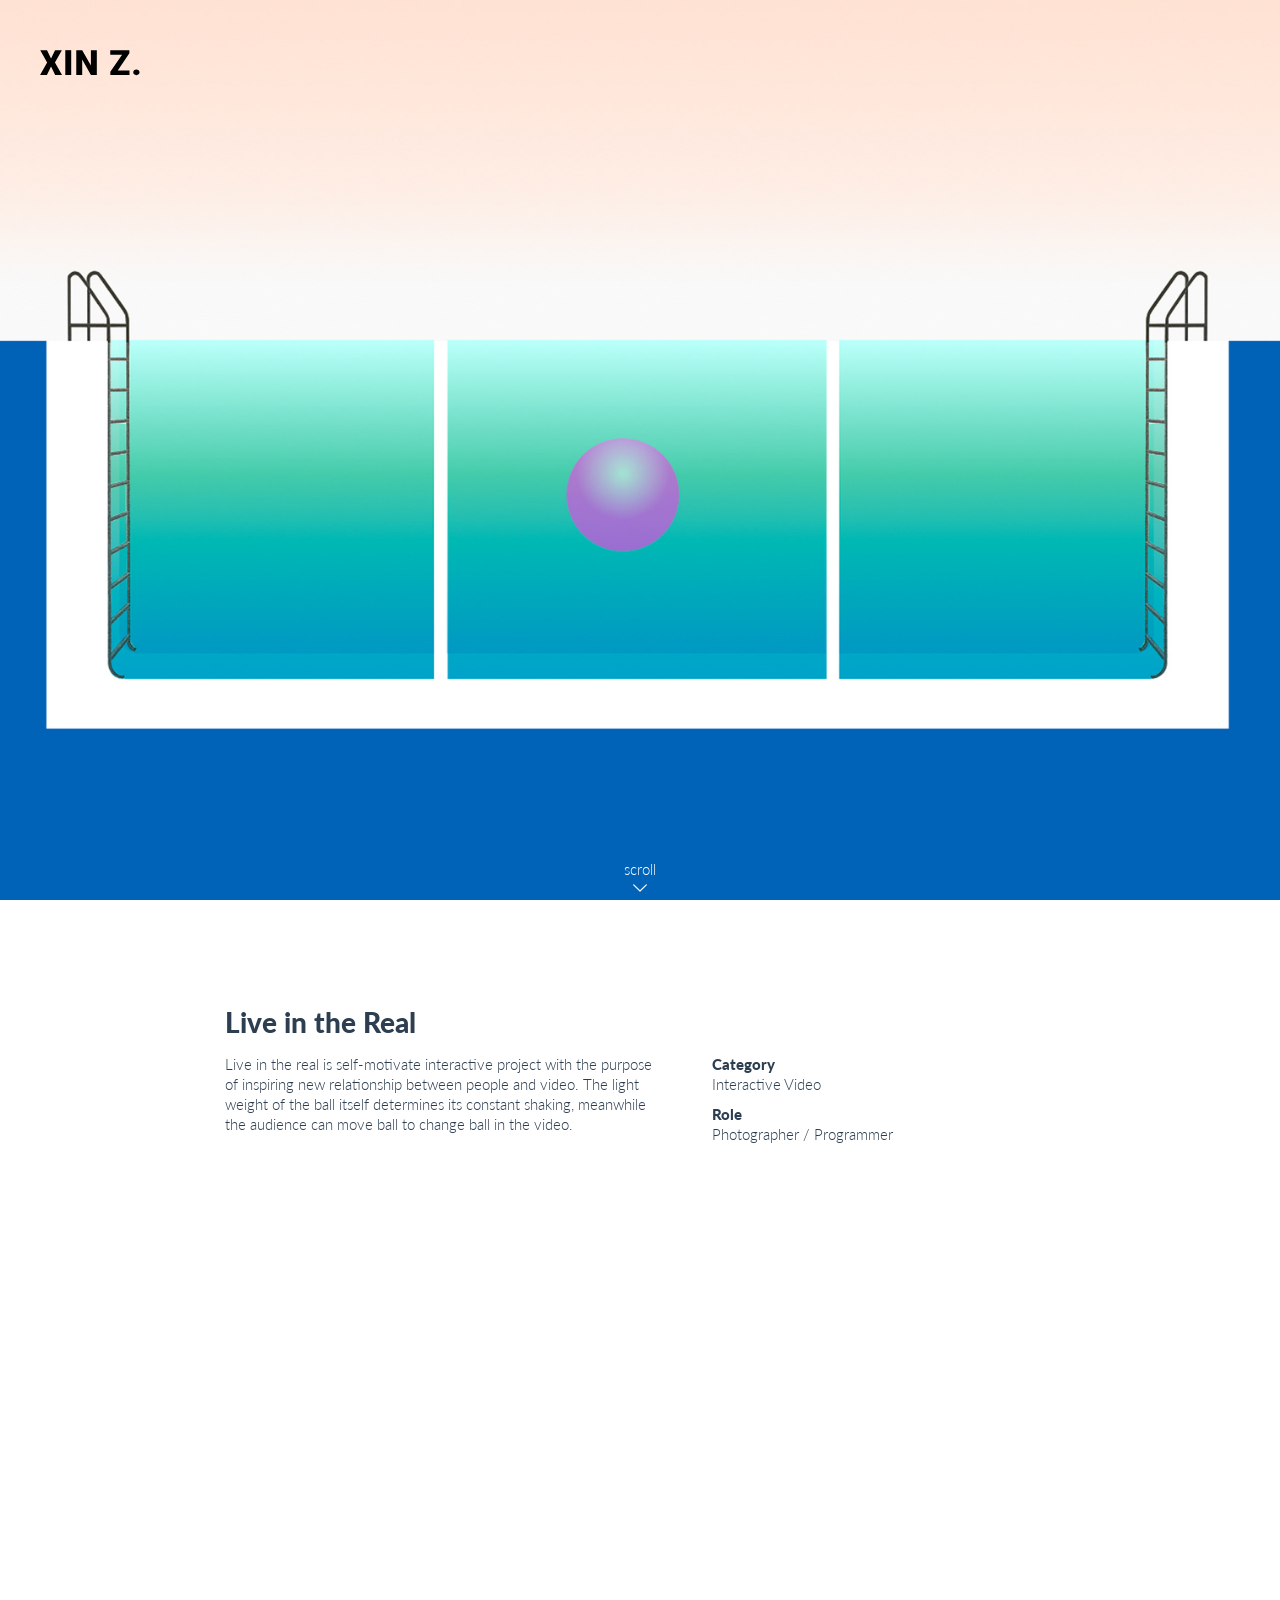
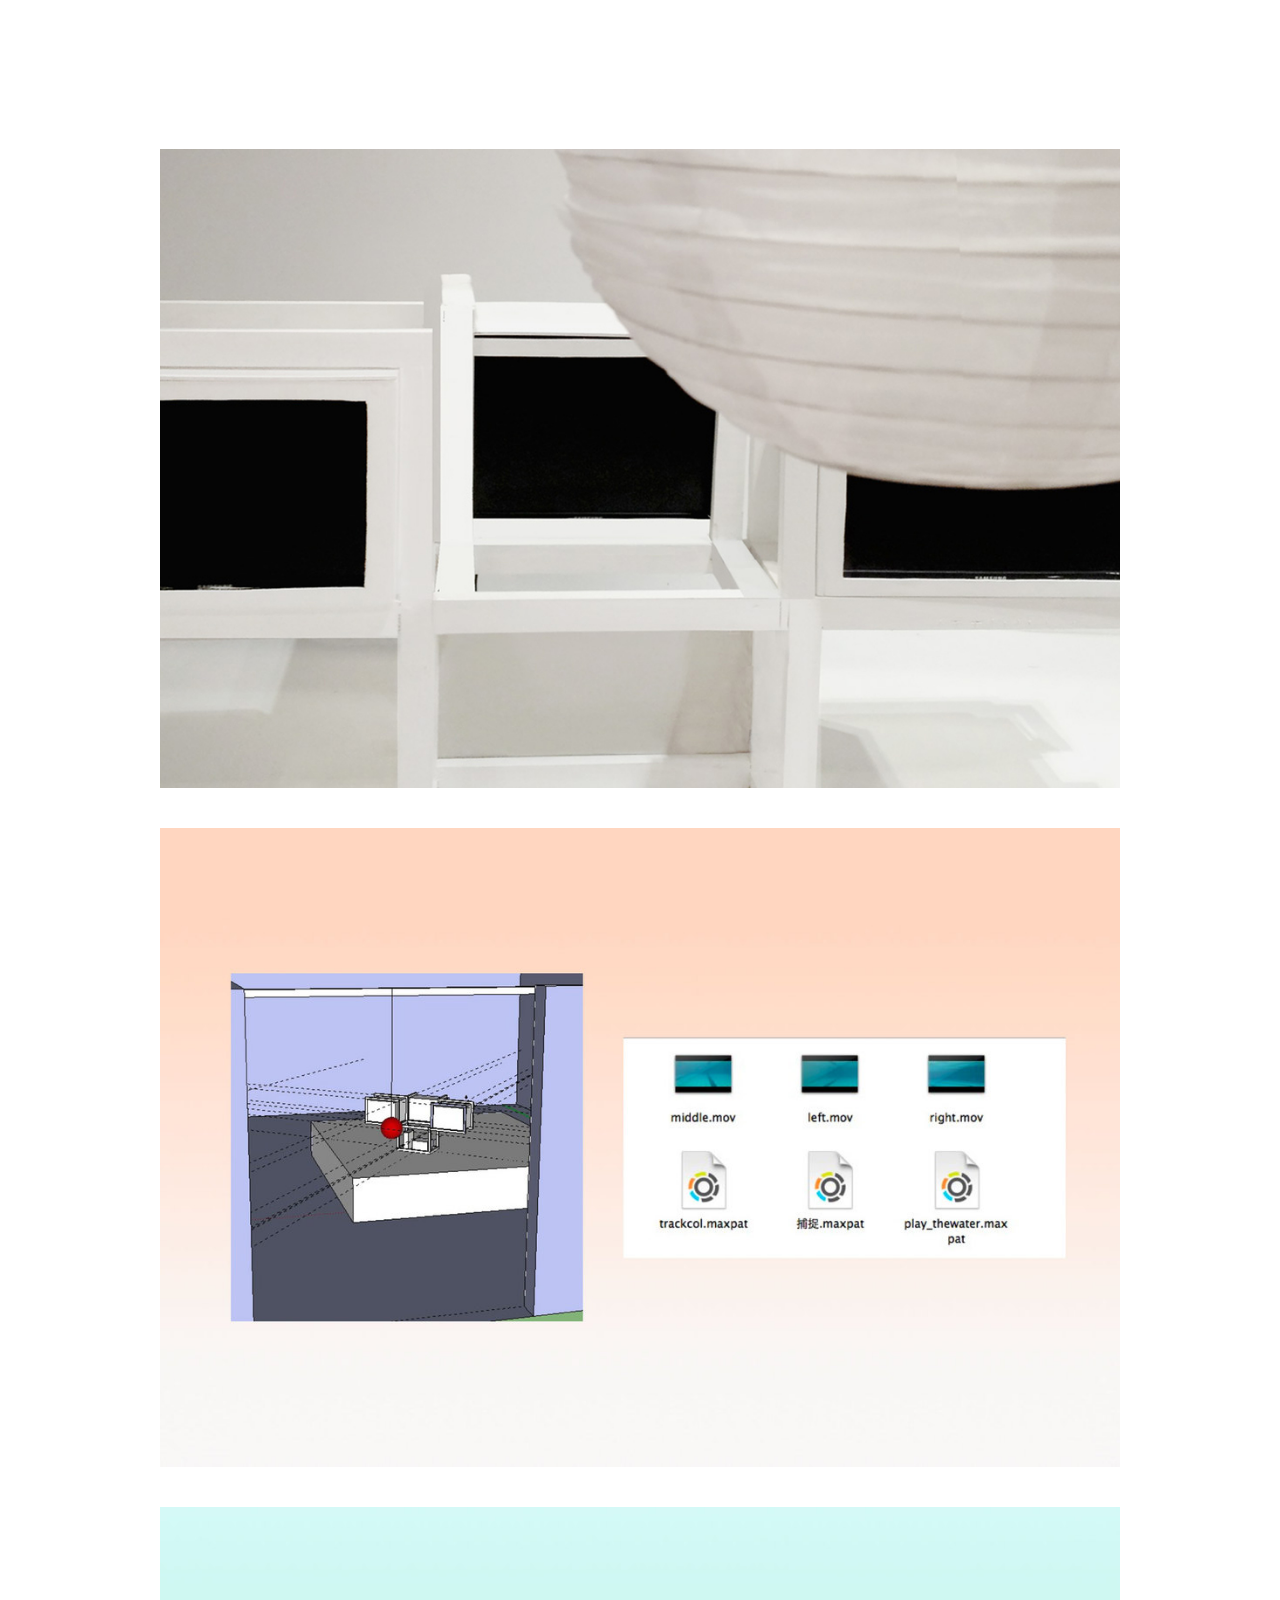
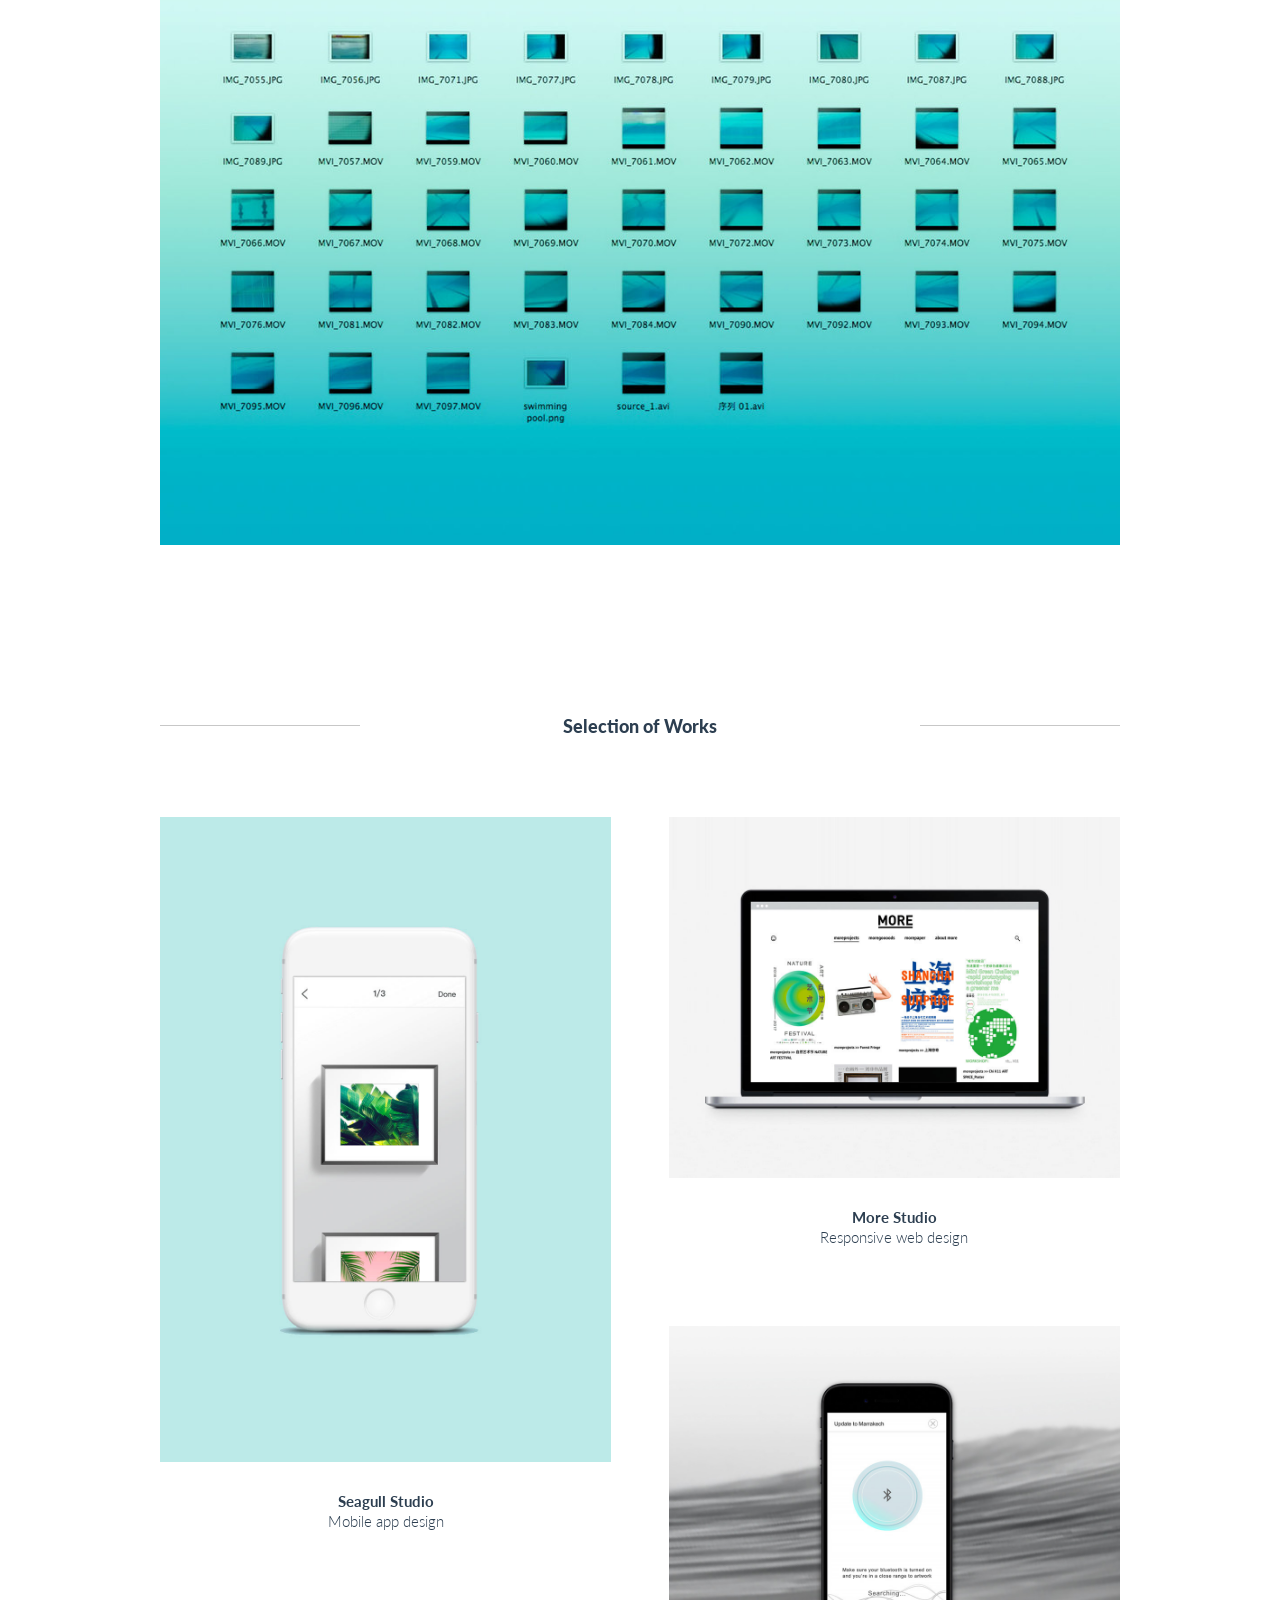
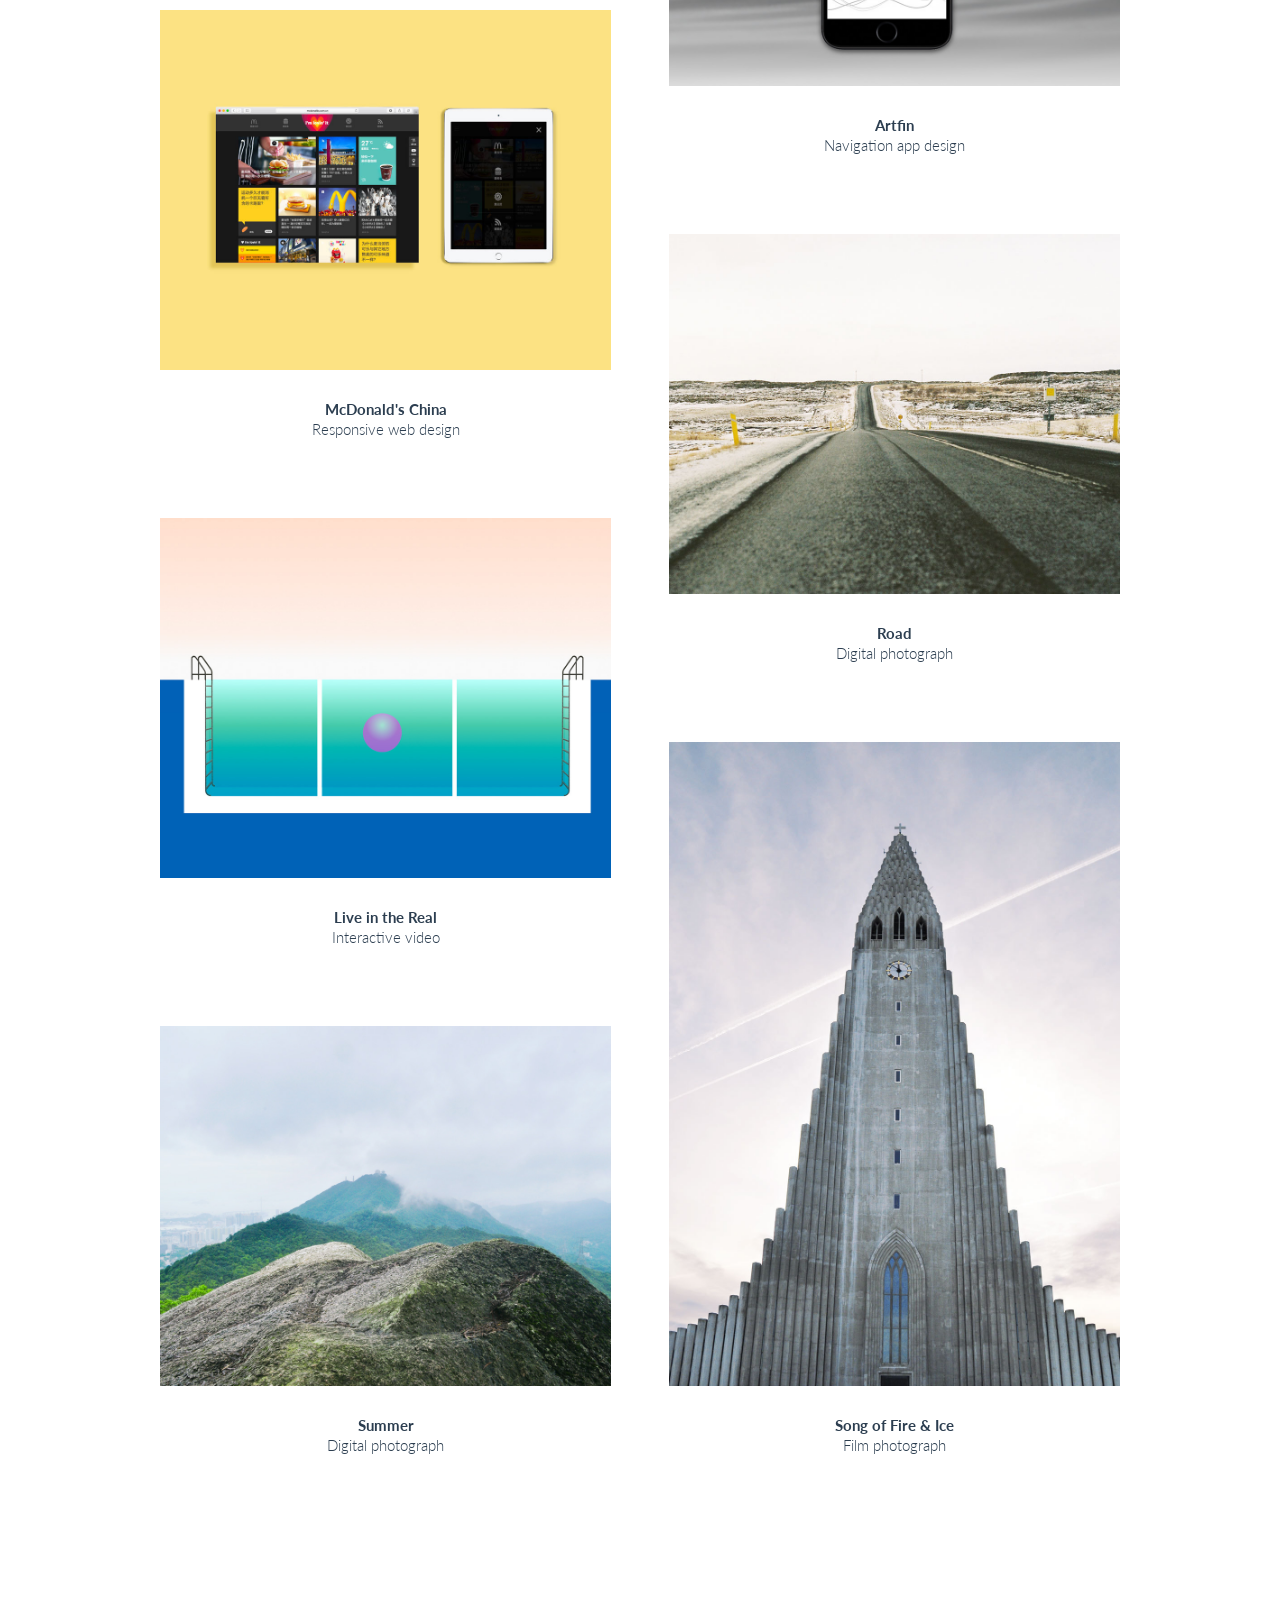
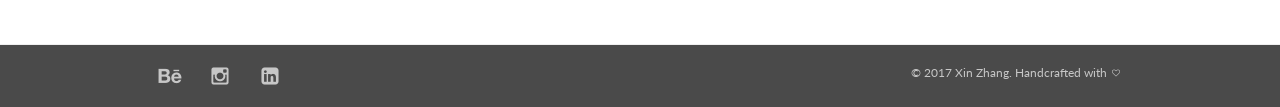
<file: live-in-the-real.html>
<html><head><meta charset="utf-8"/><link rel="shortcut icon" type="image/png" href="/dist/image/favicon.png"/><meta name="description" content="Xin Zhang, Webdesign, Freelancer, UI, UX, Photograph"/><meta name="Author" content="Xin ZHANG &amp; Han ZHANG"/><meta name="Copyright" content="Xin ZHANG"/><title>Live in the Real | Xin Zhang</title><title>Xin Zhang</title><link rel="stylesheet" type="text/css" href="/dist/css/app.min.css"/><meta name="viewport" content="width=device-width, initial-scale=1.0, maximum-scale=1.0, user-scalable=0"/><meta name="robots" content="noimageindex"/></head><body><nav class="side-nav"><ul><li><a href="/artfin.html">previous</a></li><li><a href="/iceland.html">next</a></li></ul></nav><nav class="header fixed-top-nav"><div class="container-wide space-between"><a class="nav-brand" href="/"><svg x="0px" y="0px" width="100px" height="60px" viewBox="0 0 208 53" enable-background="new 0 0 208 53" version="1.1" xmlns="http://www.w3.org/2000/svg" xmlns:xlink="http://www.w3.org/1999/xlink" xml:space="preserve" id="logo"><g id="X" transform="translate(0.000000, -1.000000)"><polygon points="22.9569101 17.9686009 31.3240532 0.8125 45.4216346 0.8125 31.1131168 26.4048654 45.8083513 52.4225886 31.5701456 52.4225886 22.9569101 34.9474693 14.3436746 52.4225886 0.140625 52.4225886 14.8007034 26.4048654 0.527341697 0.8125 14.589767 0.8125"></polygon></g><g id="i" transform="translate(52.000000, -1.000000)"><polygon points="12.9144998 52.4225886 0.609877619 52.4225886 0.609877619 0.8125 12.9144998 0.8125"></polygon></g><g id="N" transform="translate(75.000000, -1.000000)"><polygon points="43.1923419 52.4225886 30.9228758 52.4225886 12.7823471 20.3080692 12.7823471 52.4225886 0.442568828 52.4225886 0.442568828 0.8125 12.7823471 0.8125 30.8877197 32.9270194 30.8877197 0.8125 43.1923419 0.8125"></polygon></g><g id="Z" transform="translate(146.000000, -1.000000)"><polygon points="15.6780484 42.8520365 40.1466685 42.8520365 40.1466685 52.4225886 0.27969261 52.4225886 0.27969261 45.8649881 24.6780006 10.4184986 0.139068356 10.4184986 0.139068356 0.8125 39.900576 0.8125 39.900576 7.1928681"></polygon></g><g id="." transform="translate(193.000000, 39.000000)"><path d="M7.47159233,0.831586571 C9.34659175,0.831586571 10.9051616,1.39281704 12.1473488,2.51529482 C13.3895359,3.6377726 14.0106201,5.07334106 14.0106201,6.82204329 C14.0106201,8.57074551 13.3895359,10.006314 12.1473488,11.1287918 C10.9051616,12.2512695 9.34659175,12.8125 7.47159233,12.8125 C5.57315542,12.8125 4.00872624,12.2453618 2.77825787,11.1110685 C1.54778951,9.97677517 0.932564549,8.5471144 0.932564549,6.82204329 C0.932564549,5.09697217 1.54778951,3.6673114 2.77825787,2.53301806 C4.00872624,1.39872473 5.57315542,0.831586571 7.47159233,0.831586571 Z"></path></g></svg></a></div></nav><div class="scroll white"><a href="#scroll"><h5>scroll</h5></a></div><div class="fullscreen-bg" style="background-image: url(/dist/image/live-in-the-real/main-live-in-the-real.jpg);"></div><section class="container pt-60 pb-60"><div class="detail-text"><div class="project-name">Live in the Real</div><div class="col-container"><div class="col col-60"><div class="body" style="margin-top:0;">Live in the real is self-motivate interactive project with the purpose of inspiring new relationship between people and video. The light weight of the ball itself determines its constant shaking, meanwhile the audience can move ball to change ball in the video.</div></div><div class="col"><div class="title">Category</div><div class="body">Interactive Video</div><div class="title mt-10">Role</div><div class="body">Photographer / Programmer</div></div></div></div><div class="embed-container"><iframe src="https://player.vimeo.com/video/228435300" frameborder="0" webkitallowfullscreen="webkitallowfullscreen" mozallowfullscreen="mozallowfullscreen" allowfullscreen="allowfullscreen"></iframe></div><div class="detail-img-wrapper"><img class="detail-img" src="/dist/image/live-in-the-real/detail-live-in-the-real-01.jpg"/></div><div class="detail-img-wrapper"><img class="detail-img" src="/dist/image/live-in-the-real/detail-live-in-the-real-03.jpg"/></div><div class="detail-img-wrapper"><img class="detail-img" src="/dist/image/live-in-the-real/detail-live-in-the-real-04.jpg"/></div><div class="separator">Selection of Works</div><div class="col-container" style="padding-top:20px;padding-bottom:50px;"><div class="col col-left"><div class="thumbnail" data-href="/seagull.html"><div class="img-outer"><div class="img-inner"><img src="/dist/image/seagull/thumbnail-seagull.jpg"/></div></div><div class="title">Seagull Studio</div><div class="body">Mobile app design</div></div><div class="thumbnail" data-href="/mcd.html"><div class="img-outer"><div class="img-inner"><img src="/dist/image/mcd/thumbnail-mcd.jpg"/></div></div><div class="title">McDonald's China</div><div class="body">Responsive web design</div></div><div class="thumbnail" data-href="/live-in-the-real.html"><div class="img-outer"><div class="img-inner"><img src="/dist/image/live-in-the-real/thumbnail-live-in-the-real.jpg"/></div></div><div class="title">Live in the Real</div><div class="body">Interactive video</div></div><div class="thumbnail" data-href="/summer.html"><div class="img-outer"><div class="img-inner"><img src="/dist/image/summer/thumbnail-summer.jpg"/></div></div><div class="title">Summer</div><div class="body">Digital photograph</div></div></div><div class="col col-right"><div class="thumbnail" data-href="/more.html"><div class="img-outer"><div class="img-inner"><img src="/dist/image/more/thumbnail-more.jpg"/></div></div><div class="title">More Studio</div><div class="body">Responsive web design</div></div><div class="thumbnail" data-href="/artfin.html"><div class="img-outer"><div class="img-inner"><img src="/dist/image/artfin/thumbnail-artfin.jpg"/></div></div><div class="title">Artfin</div><div class="body">Navigation app design</div></div><div class="thumbnail" data-href="/road.html"><div class="img-outer"><div class="img-inner"><img src="/dist/image/road/thumbnail-road.jpg"/></div></div><div class="title">Road</div><div class="body">Digital photograph</div></div><div class="thumbnail" data-href="/iceland.html"><div class="img-outer"><div class="img-inner"><img src="/dist/image/iceland/thumbnail-iceland.jpg"/></div></div><div class="title">Song of Fire &amp; Ice</div><div class="body">Film photograph</div></div></div></div></section><div class="footer"><div class="container space-between"><ul class="links"><li><a href="https://www.behance.net/newnewzhang" alt="behance"><i class="icon icon-behance"></i></a></li><li><a href="https://www.instagram.com/shin_shin_zhang/" alt="instagram"><i class="icon icon-instagram"></i></a></li><li><a href="https://www.linkedin.com/in/xin-zhang-3948897b/" alt="linkedin"><i class="icon icon-linkedin-square"></i></a></li></ul><div class="foot-note">&copy; 2017 Xin Zhang.
Handcrafted with<i class="icon icon-heart-o ml-5" style="font-size:8px;padding-top:5px;"></i></div></div></div><script src="/dist/js/app.min.js"></script><script async="" src="https://www.google-analytics.com/analytics.js"></script><script>(function(i,s,o,g,r,a,m){i['GoogleAnalyticsObject']=r;i[r]=i[r]||function(){
(i[r].q=i[r].q||[]).push(arguments)},i[r].l=1*new Date();a=s.createElement(o),
m=s.getElementsByTagName(o)[0];a.async=1;a.src=g;m.parentNode.insertBefore(a,m)
})(window,document,'script','https://www.google-analytics.com/analytics.js','ga');

ga('create', 'UA-104068974-1', 'auto');
ga('send', 'pageview');</script></body></html>
</file>
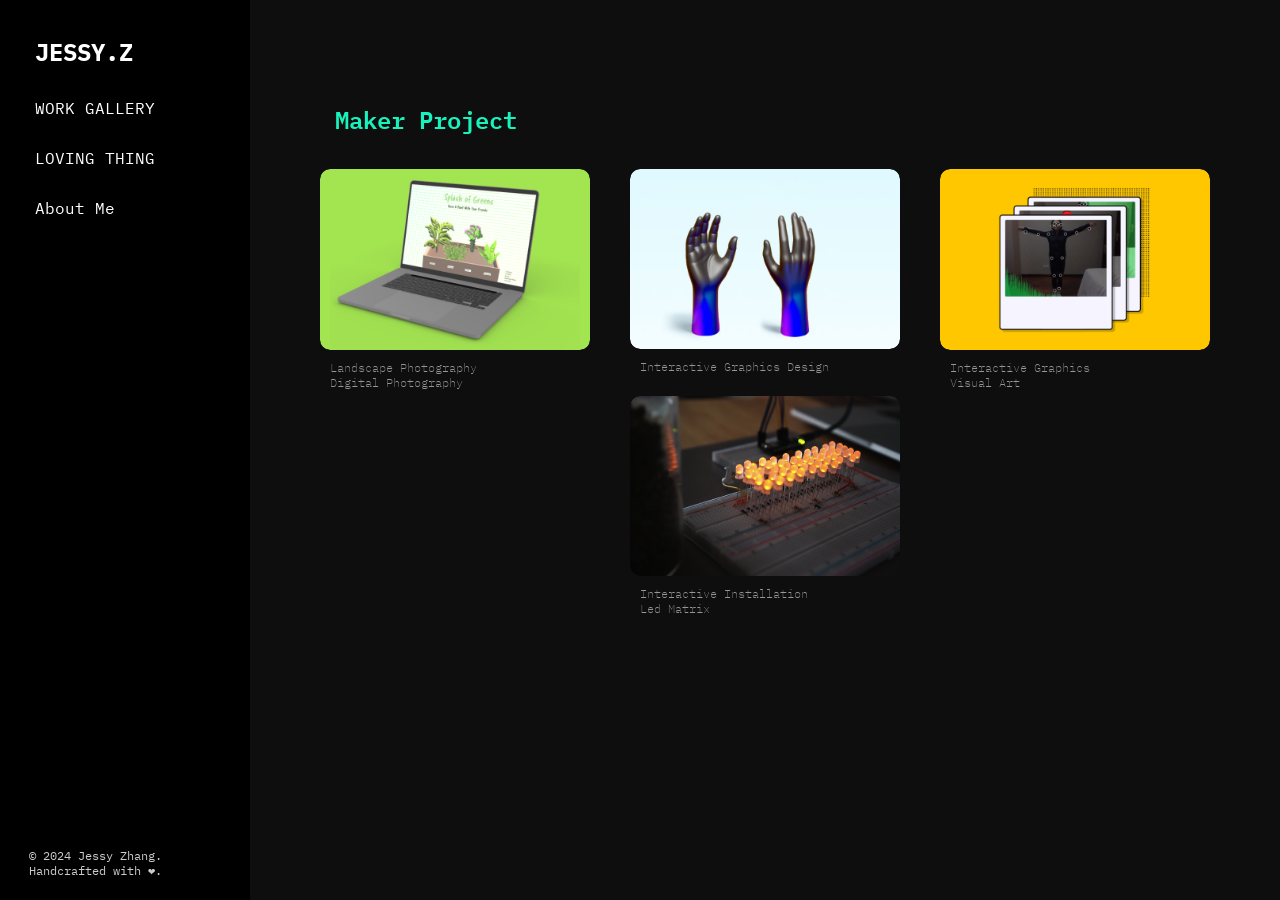
<file: maker project.html>
<!DOCTYPE html>
<html lang="en">
<head>
    <meta charset="UTF-8">
    <meta name="viewport" content="width=device-width, initial-scale=1.0">
    <title>Jessy.Z Portfolio</title>
    <link rel="stylesheet" href="style.css">
    <link href="https://fonts.googleapis.com/css2?family=IBM+Plex+Mono:wght@400;700&display=swap" rel="stylesheet">
    <script src="script.js" defer></script>
</head>
<body>
    <div class="container">
        <div class="sidebar">
            <h1 class="brand-name">JESSY.Z</h1>
            <nav>
                <ul class="menu">
                    <li class="menu-item">
                        <a href="#" aria-haspopup="true">WORK GALLERY</a>
                        <ul class="submenu">
                            <li><a href="#">Major Work</a></li>
                            <li><a href="#">Featured Work</a></li>
                        </ul>
                    </li>
                    <li class="menu-item">
                        <a href="#" aria-haspopup="true">LOVING THING</a>
                        <ul class="submenu">
                            <li><a href="#">Photography</a></li>
                            <li><a href="#">Design</a></li>
                        </ul>
                    </li>
                    <li class="menu-item">
                        <a href="#" aria-haspopup="true">About Me</a>
                        <ul class="submenu">
                            <li><a href="#">Biography</a></li>
                            <li><a href="#">Resume</a></li>
                        </ul>
                    </li>
                </ul>
            </nav>
            <footer class="footer">
                <p>&copy; 2024 Jessy Zhang.<br>Handcrafted with ❤.</p>
            </footer>
        </div>
    <div class="main-content">
            <div class="h1">
                <h1>Maker Project</h1>
            </div>
            <main class="waterfall-gallery">
                <div class="waterfall-item" data-project="green-splash">
                    <a href="#" class="project-link">
                        <figure>
                            <img src="tbn_maker project/tbn_gs.png" alt="green-splash">
                            <figcaption class="work-title">Green Splash</figcaption>
                        </figure>
                        <p class="description">Landscape Photography<br>Digital Photography</p>
                    </a>
                </div>
                <div class="waterfall-item" data-project="body-gesture">
                    <a href="#" class="project-link">
                        <figure>
                            <img src="tbn_maker project/tbn_bg.png" alt="body-gesture">
                            <figcaption class="work-title">Body Gesture</figcaption>
                        </figure>
                        <p class="description">Interactive Graphics Design</p>
                    </a>
                </div>
                <div class="waterfall-item" data-project="light-measurement">
                    <a href="#" class="project-link">
                        <figure>
                            <img src="tbn_maker project/tbn_lm.png" alt="light-measurement">
                            <figcaption class="work-title">Light Measurement</figcaption>
                        </figure>
                        <p class="description">Interactive Installation<br>Led Matrix</p>
                    </a>
                </div>
                <div class="waterfall-item" data-project="body-band">
                    <a href="#" class="project-link">
                        <figure>
                            <img src="tbn_maker project/tbn_bb.png" alt="body-band">
                            <figcaption class="work-title">Body Band</figcaption>
                        </figure>
                        <p class="description">Interactive Graphics<br>Visual Art</p>
                    </a>
                </div>
                
            </main>
        </div>
    </div>

    <div id="popup-overlay" class="hidden">
        <div id="popup-content">
            <button id="close-popup" aria-label="Close popup">&times;</button>
            <div id="popup-text">
                <h2 id="popup-title"></h2>
                <section>
                    <h3>ABSTRACT</h3>
                    <p id="popup-abstract"></p>
                </section>
                <section>
                    <h3>TOOLKIT</h3>
                    <ul id="popup-toolkit"></ul>
                </section>
                <section>
                    <h3>ROLE</h3>
                    <p id="popup-role"></p>
                </section>
                <section>
                    <h3>KEYWORDS</h3>
                    <ul id="popup-keywords"></ul>
                </section>
            </div>
            <div id="popup-images" class="waterfall-gallery"></div>
        </div>
    </div>
</body>
</html>
</file>
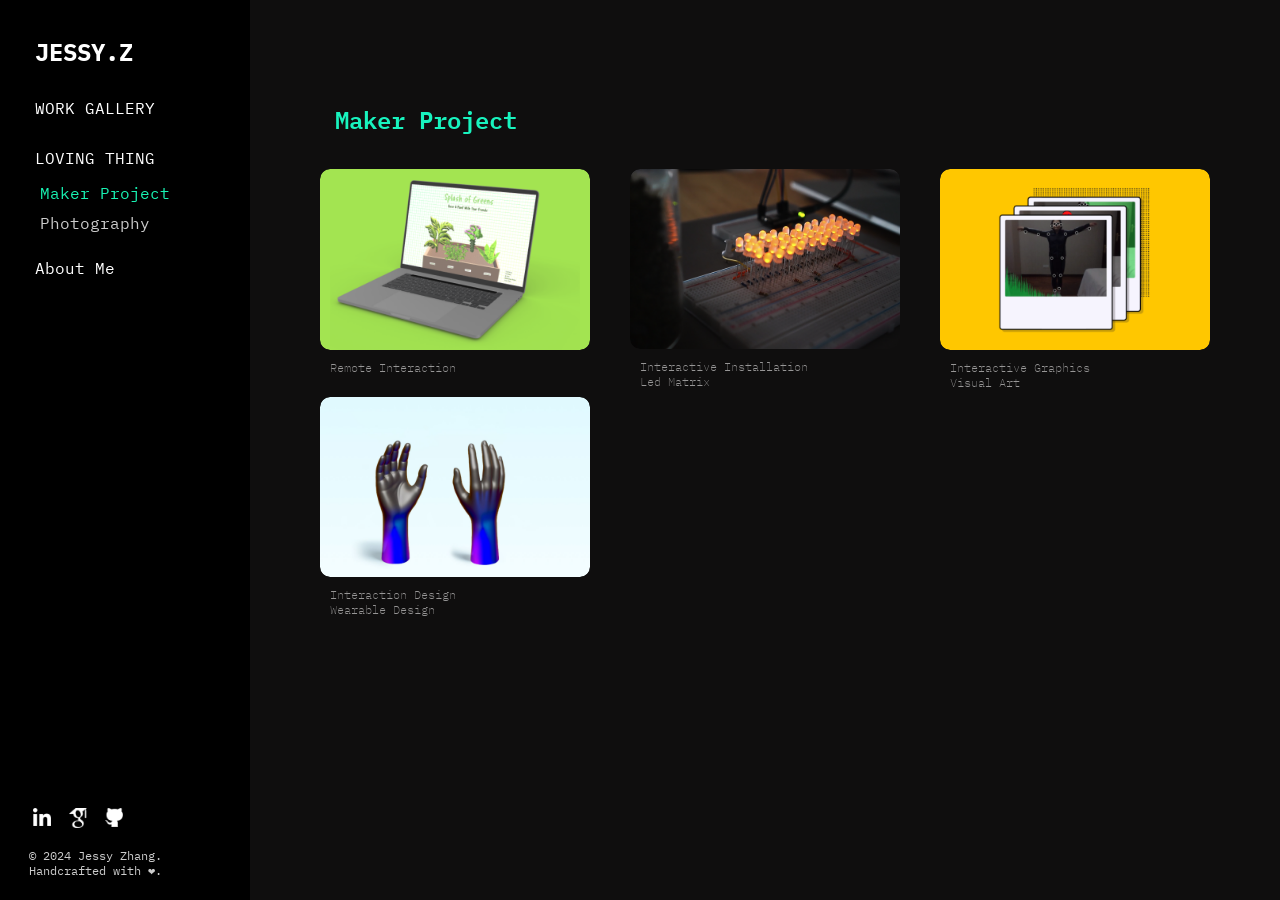
<file: maker.html>
<!DOCTYPE html>
<html lang="en">
<head>
    <meta charset="UTF-8">
    <meta name="viewport" content="width=device-width, initial-scale=1.0">
    <title>Jessy.Z Portfolio</title>
    <link rel="stylesheet" href="style.css">
    <link href="https://fonts.googleapis.com/css2?family=IBM+Plex+Mono:wght@400;700&display=swap" rel="stylesheet">
    <script src="script.js" defer></script>
</head>
<body>
    <div class="container">
        <div class="sidebar">
            <h1 class="brand-name">JESSY.Z</h1>
            <nav>
                <ul class="menu">
                    <li class="menu-item">
                        <a href="#" aria-haspopup="true">WORK GALLERY</a>
                        <ul class="submenu">
                            <li><a href="/">Major Work</a></li>
                            <li><a href="/featured">Featured Work</a></li>
                        </ul>
                    </li>
                    <li class="menu-item active">
                        <a href="#" aria-haspopup="true">LOVING THING</a>
                        <ul class="submenu">
                            <li><a class="active" href="/maker">Maker Project</a></li>
                            <li><a href="/photo.html">Photography</a></li>
                        </ul>
                    </li>
                    <li class="menu-item">
                        <a href="#" aria-haspopup="true">About Me</a>
                        <ul class="submenu">
                            <li><a href="/bio">Biography</a></li>
                            <li><a href="resume_jessy_2024.pdf">Resume</a></li>
                        </ul>
                    </li>
                </ul>
            </nav>

            <footer class="footer">
                <ul class="social-icons">
                    <li>
                        <a href="https://github.com/xinzhang-jessy" target="_blank" rel="noopener noreferrer">
                                <img src="icons/linkedin.png" alt="LinkedIn" class="social-icon">
                            </a>
                        </li>
                        <li>
                            <a href="https://scholar.google.com/citations?user=J-7ZqgkAAAAJ&hl=en" target="_blank" rel="noopener noreferrer">
                                <img src="icons/googlescholar.png" alt="Google Scholar" class="social-icon">
                            </a>
                        </li>
                        <li>
                            <a href="https://www.instagram.com/jessyzhang_art/" target="_blank" rel="noopener noreferrer">
                                <img src="icons/github.png" alt="GitHub" class="social-icon">
                            </a>
                        </li>
                    </ul>
                    <p>&copy; 2024 Jessy Zhang.<br>Handcrafted with ❤.</p>
            </footer>
        </div>
    <div class="main-content">
            <div class="h1">
                <h1>Maker Project</h1>
            </div>
            <main class="waterfall-gallery">
                <div class="waterfall-item" data-project="green-splash">
                    <a href="#" class="project-link">
                        <figure>
                            <img src="tbn_maker project/tbn_gs.png" alt="green-splash">
                            <figcaption class="work-title">Green Splash</figcaption>
                        </figure>
                        <p class="description">Remote Interaction</p
                    </a>
                </div>
                <div class="waterfall-item" data-project="body-gesture">
                    <a href="#" class="project-link">
                        <figure>
                            <img src="tbn_maker project/tbn_bg.png" alt="body-gesture">
                            <figcaption class="work-title">Body Gesture</figcaption>
                        </figure>
                        <p class="description">Interaction Design<br>Wearable Design</p>
                    </a>
                </div>
                <div class="waterfall-item" data-project="light-measurement">
                    <a href="#" class="project-link">
                        <figure>
                            <img src="tbn_maker project/tbn_lm.png" alt="light-measurement">
                            <figcaption class="work-title">Light Measurement Cup</figcaption>
                        </figure>
                        <p class="description">Interactive Installation<br>Led Matrix</p>
                    </a>
                </div>
                <div class="waterfall-item" data-project="body-band">
                    <a href="#" class="project-link">
                        <figure>
                            <img src="tbn_maker project/tbn_bb.png" alt="body-band">
                            <figcaption class="work-title">Body Band</figcaption>
                        </figure>
                        <p class="description">Interactive Graphics<br>Visual Art</p>
                    </a>
                </div>
                
            </main>
        </div>
    </div>

    <div id="popup-overlay" class="hidden">
        <div id="popup-content">
            <button id="close-popup" aria-label="Close popup">&times;</button>
            <div id="popup-text">
                <h2 id="popup-title"></h2>
                <section>
                    <h3>ABSTRACT</h3>
                    <p id="popup-abstract"></p>
                </section>
                <section>
                    <h3>TOOLKIT</h3>
                    <ul id="popup-toolkit"></ul>
                </section>
                <section>
                    <h3>ROLE</h3>
                    <p id="popup-role"></p>
                </section>
                <section>
                    <h3>KEYWORDS</h3>
                    <ul id="popup-keywords"></ul>
                </section>
            </div>
            <div id="popup-images" class="waterfall-gallery"></div>
            <button id="close-popup-top">
                <span class="inner">
                    <span class="label">Close</span>
                </span>
            </button>
        </div>
    </div>
</body>
</html>
</file>
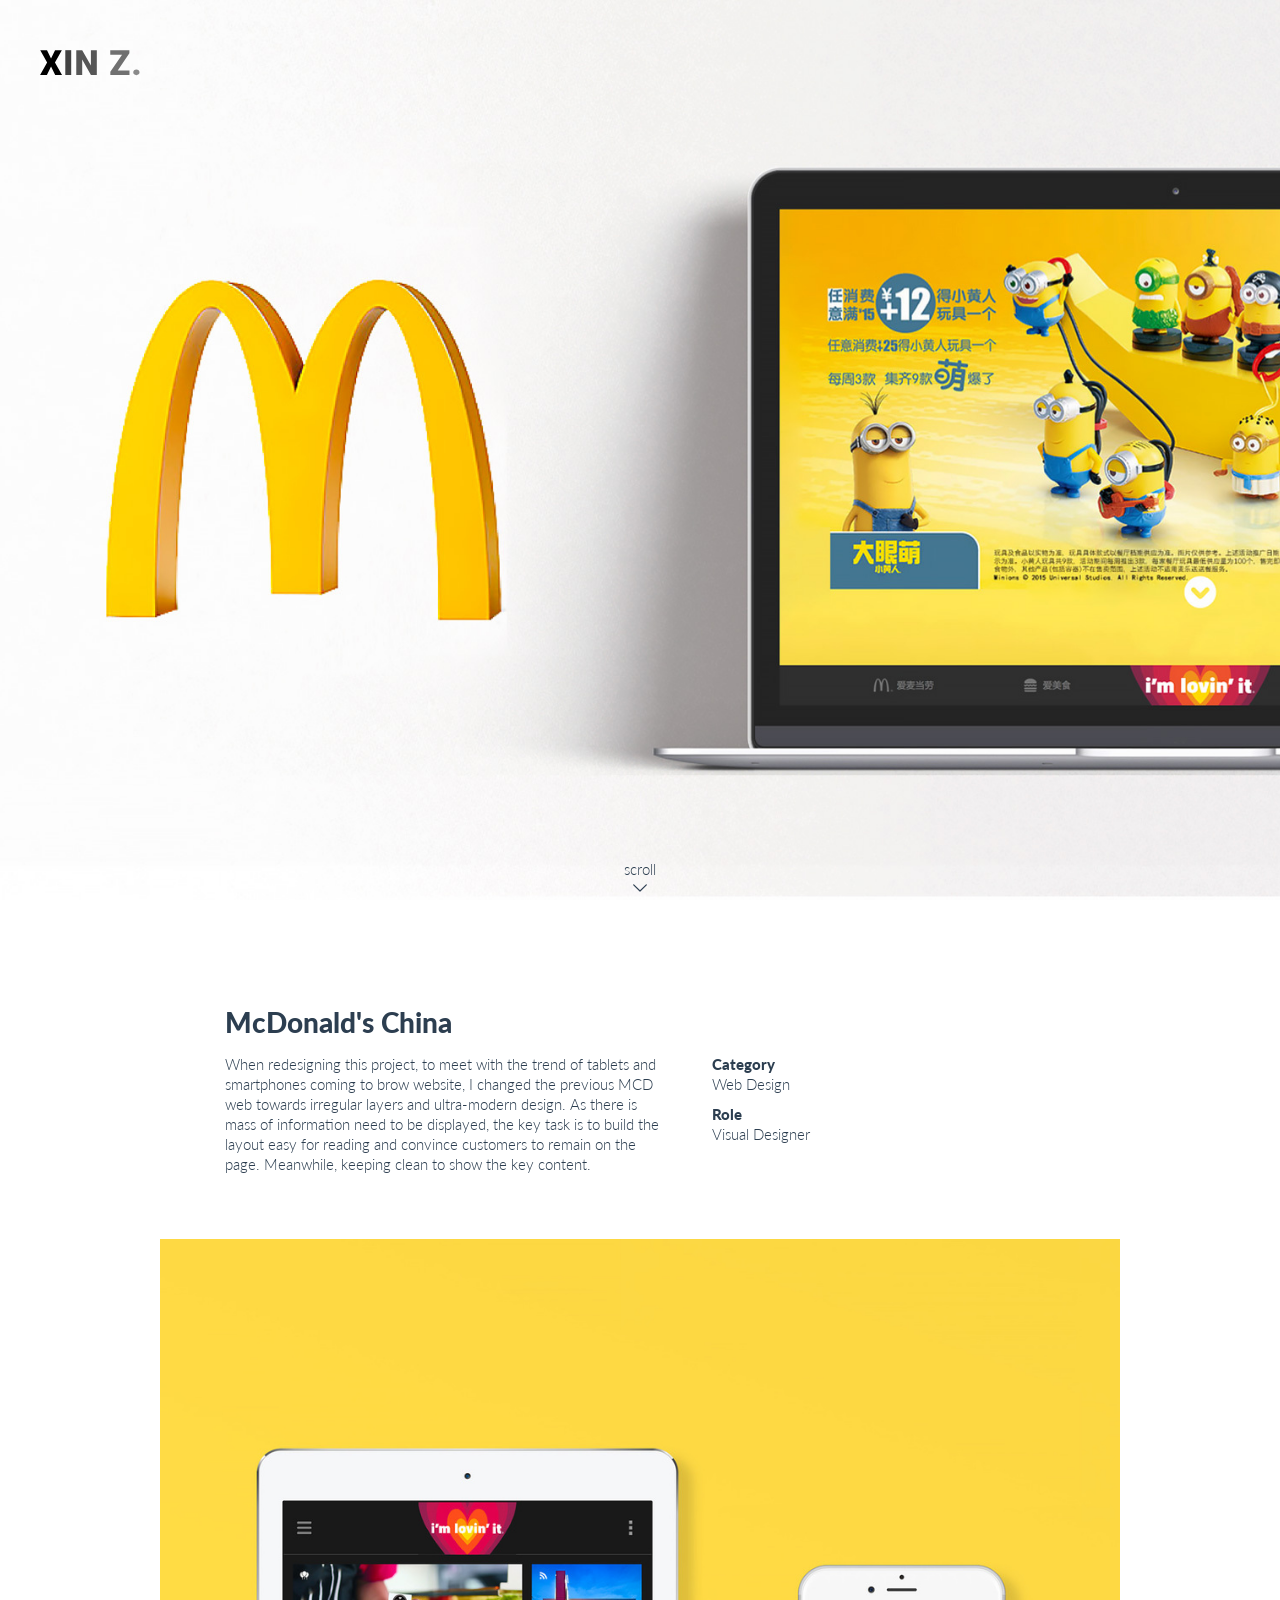
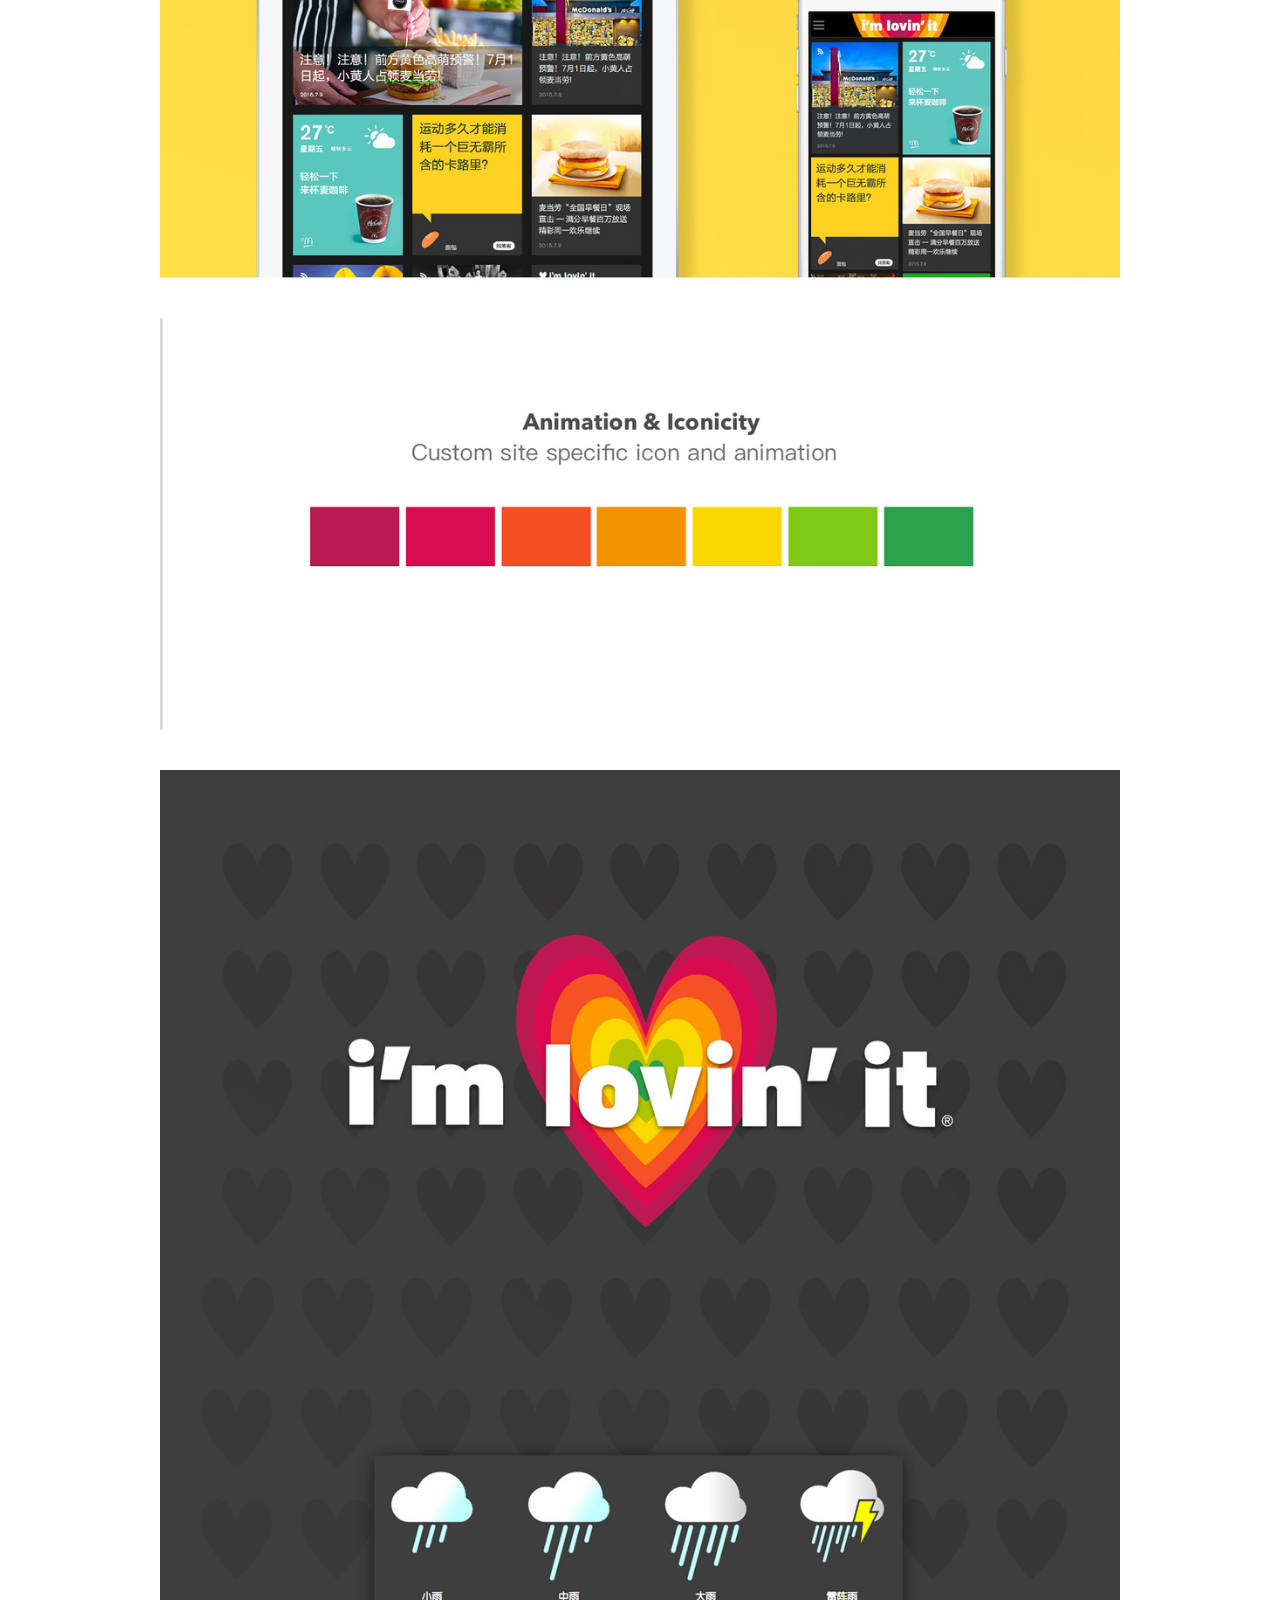
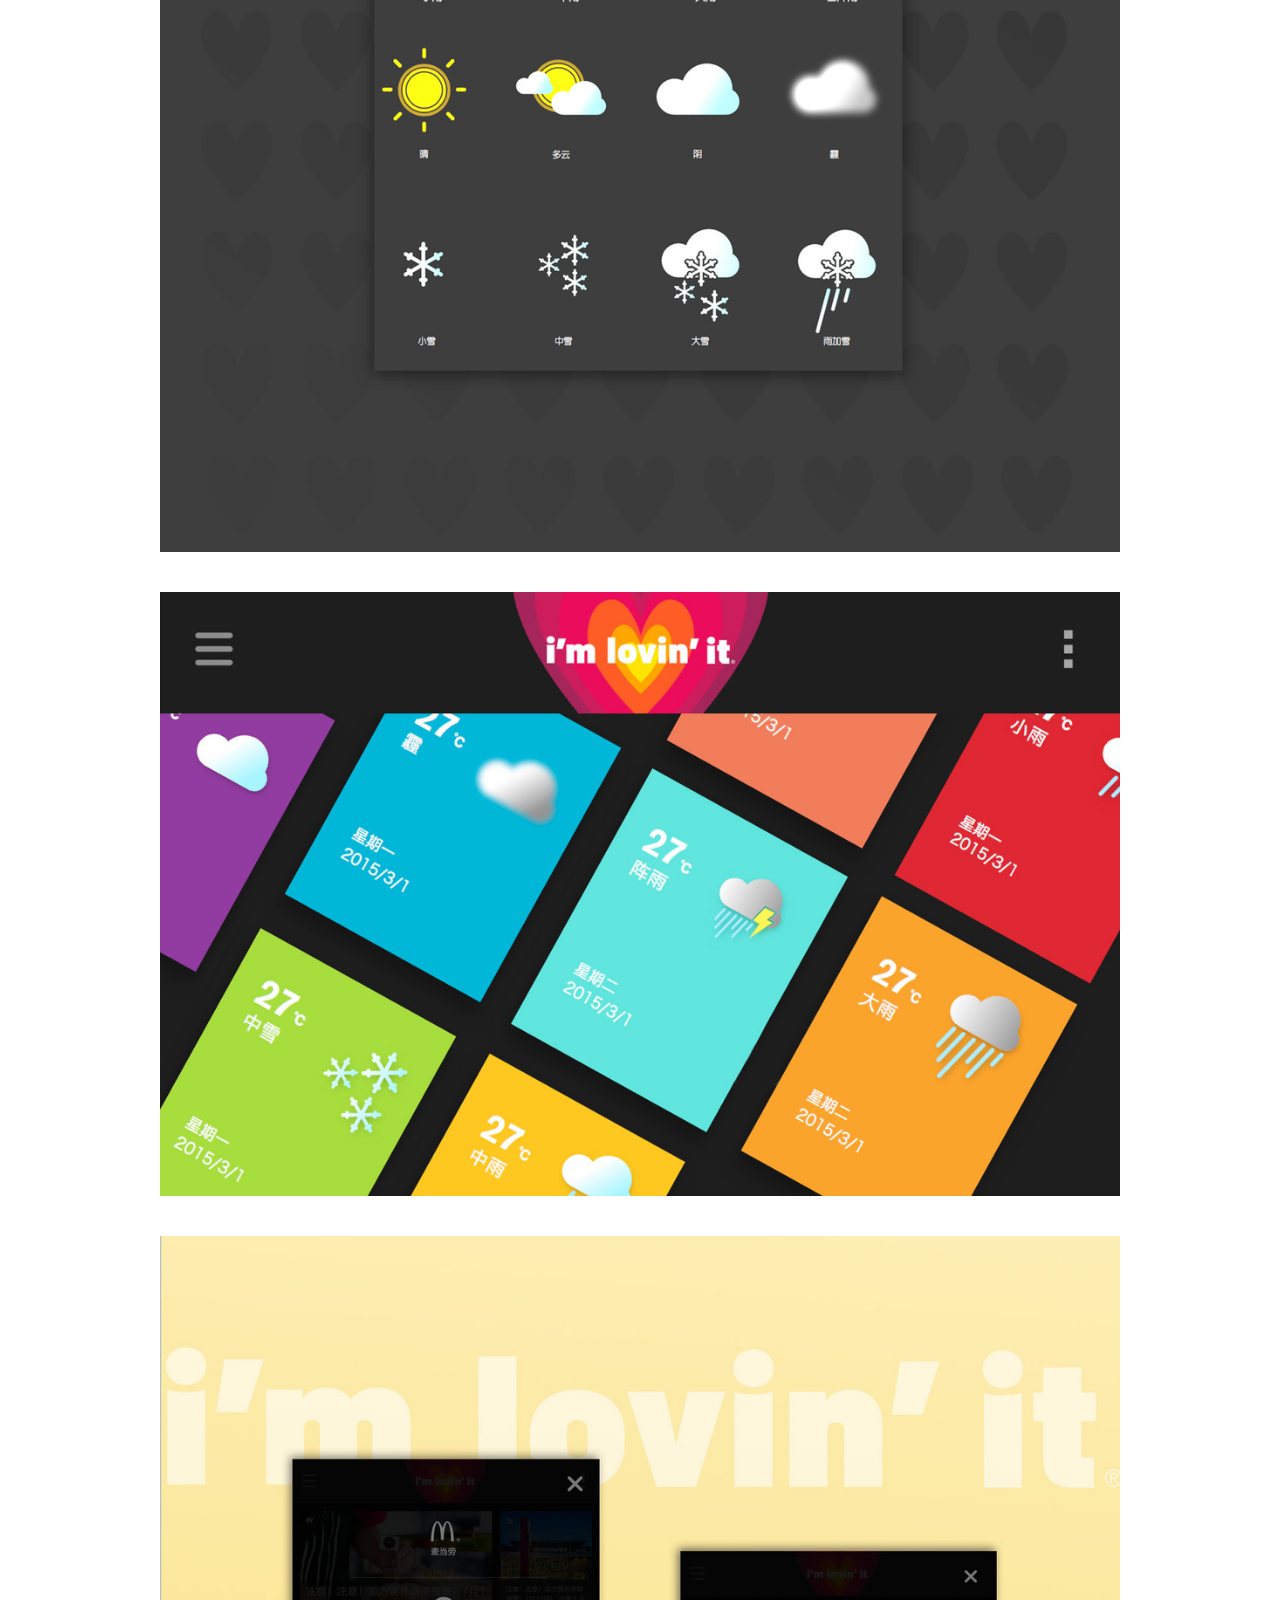
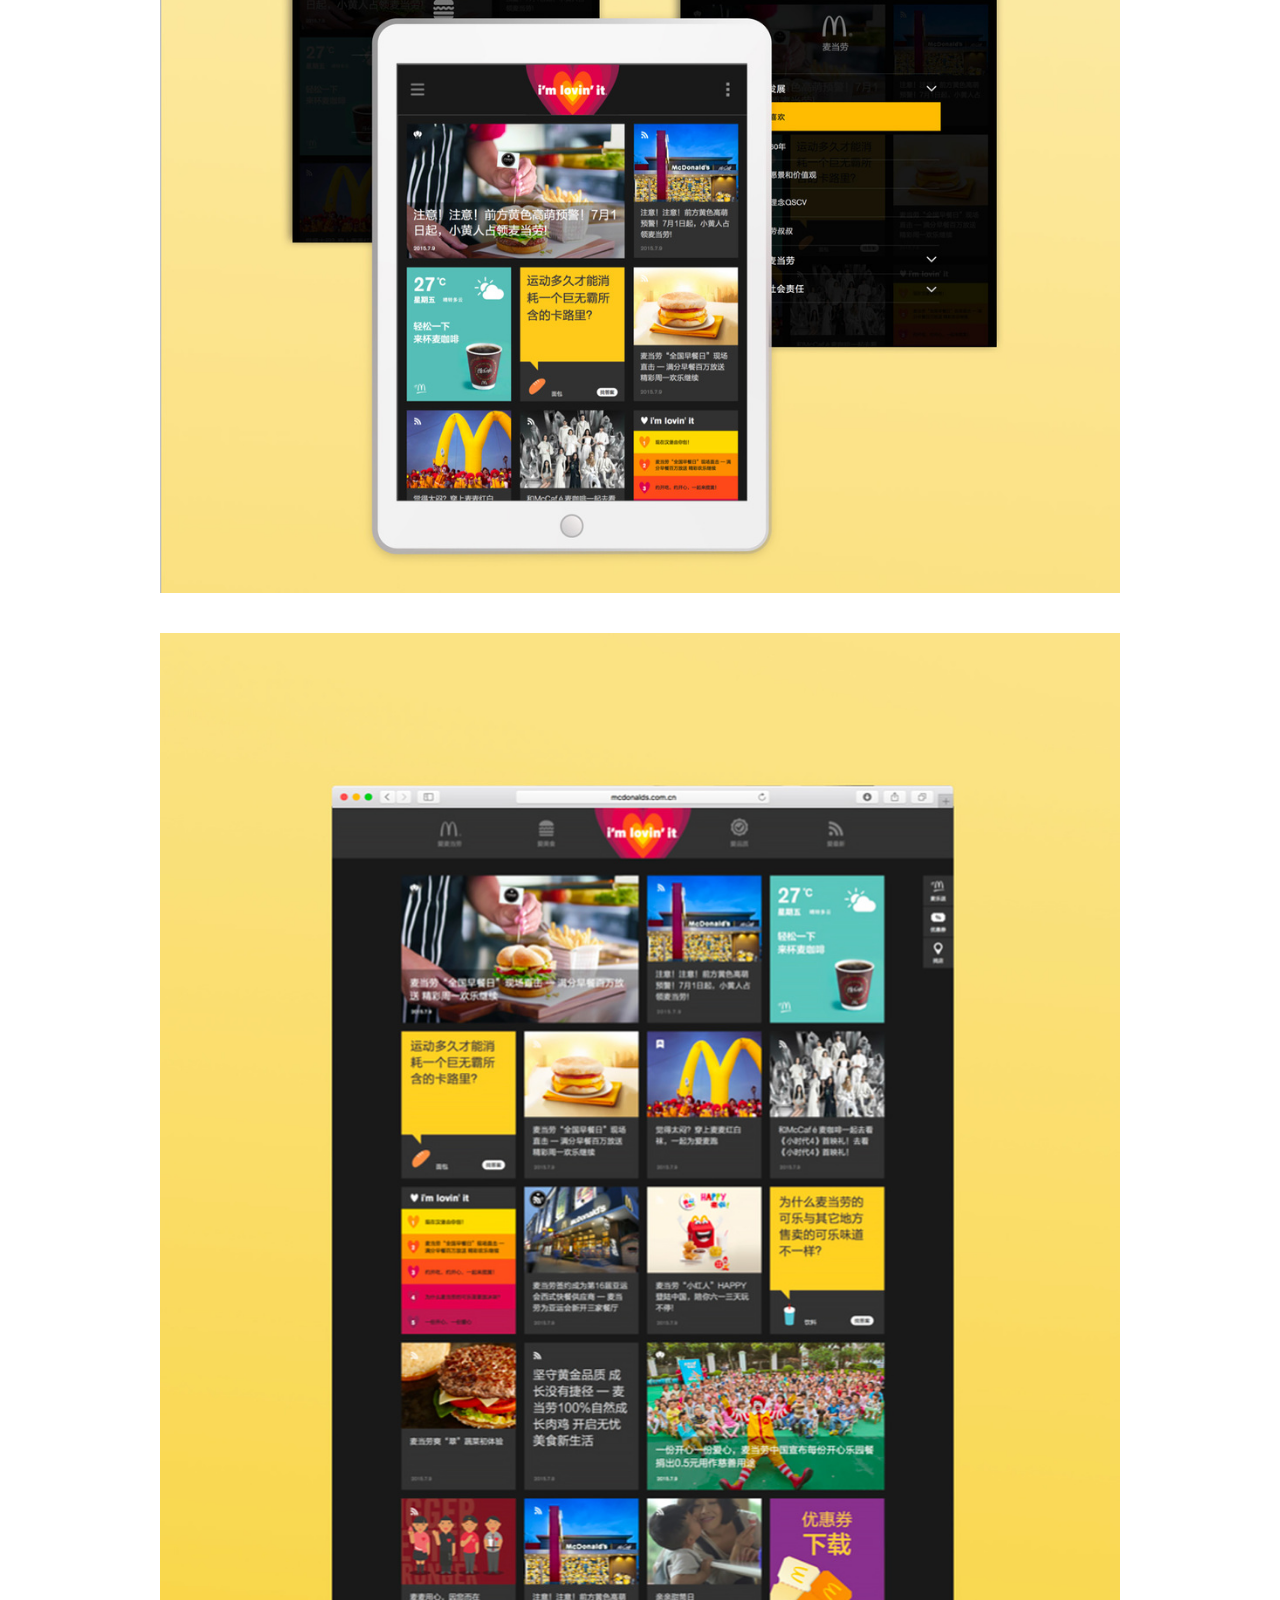
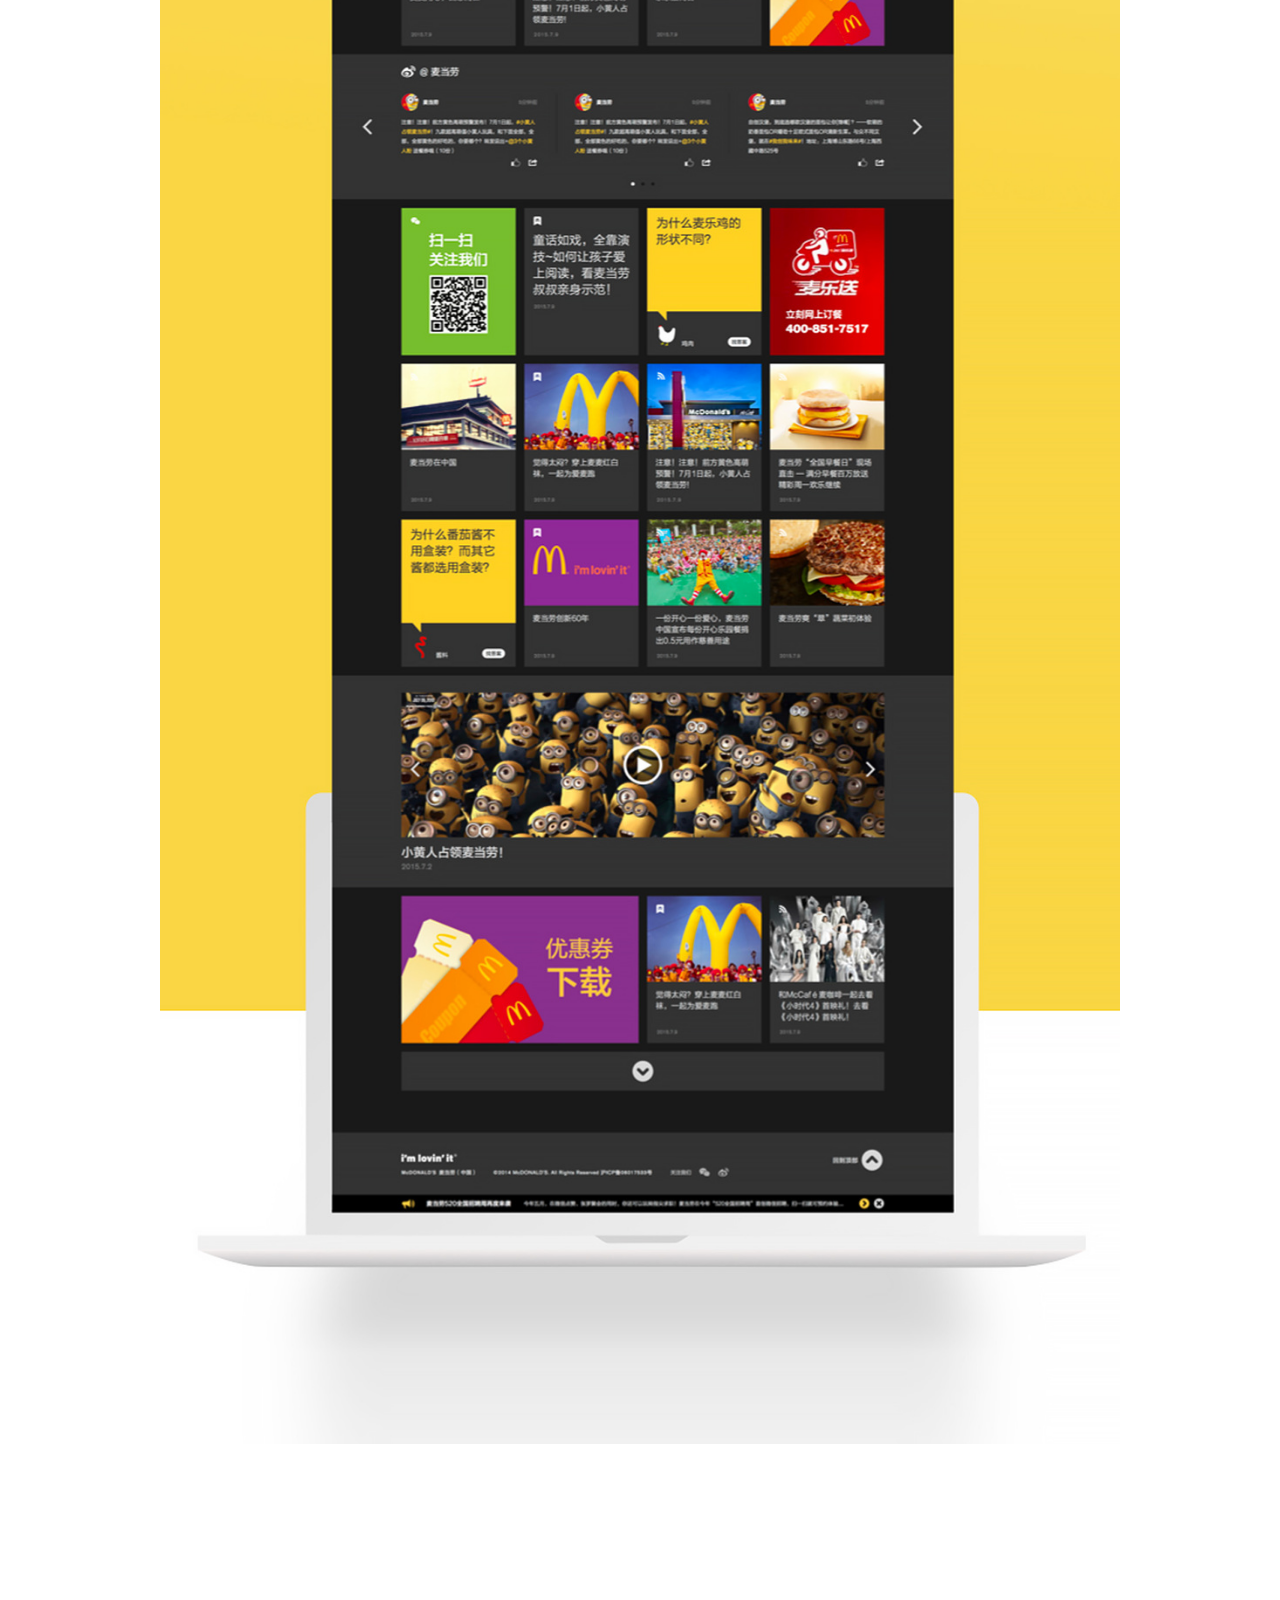
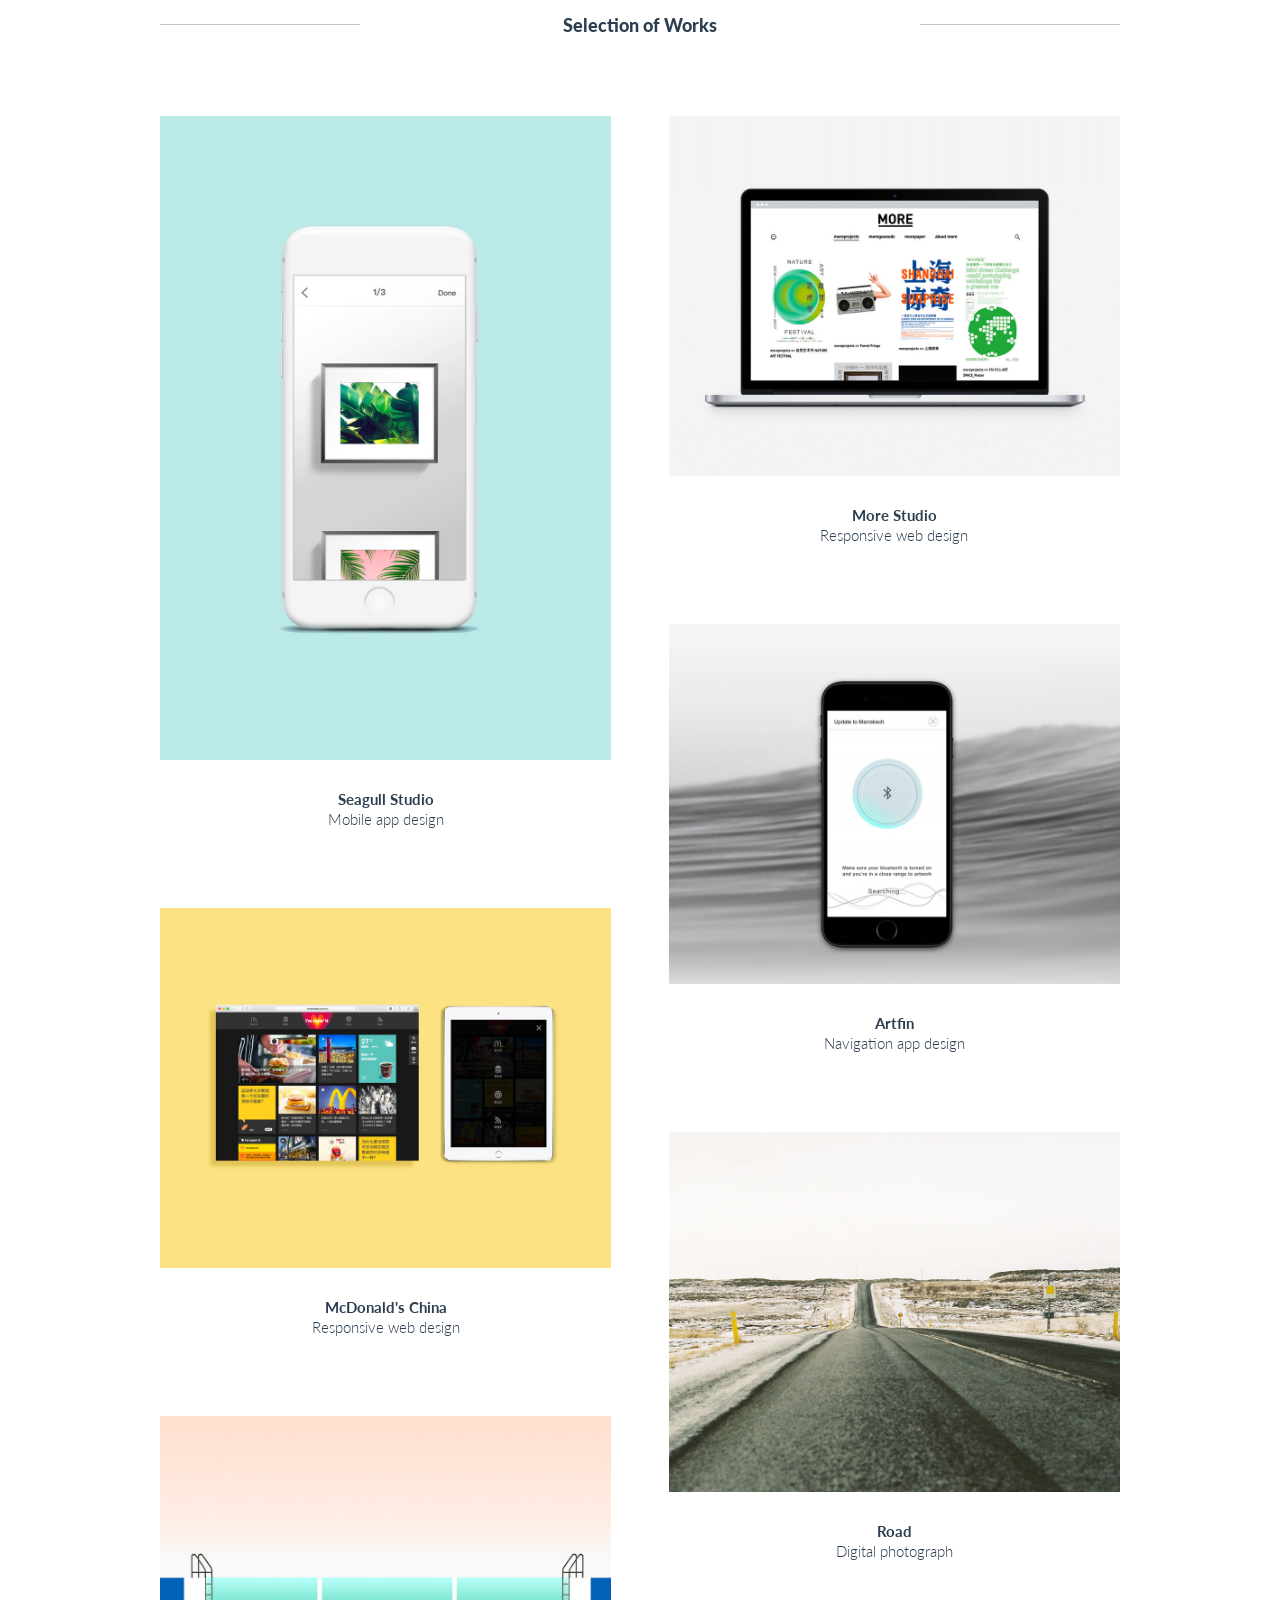
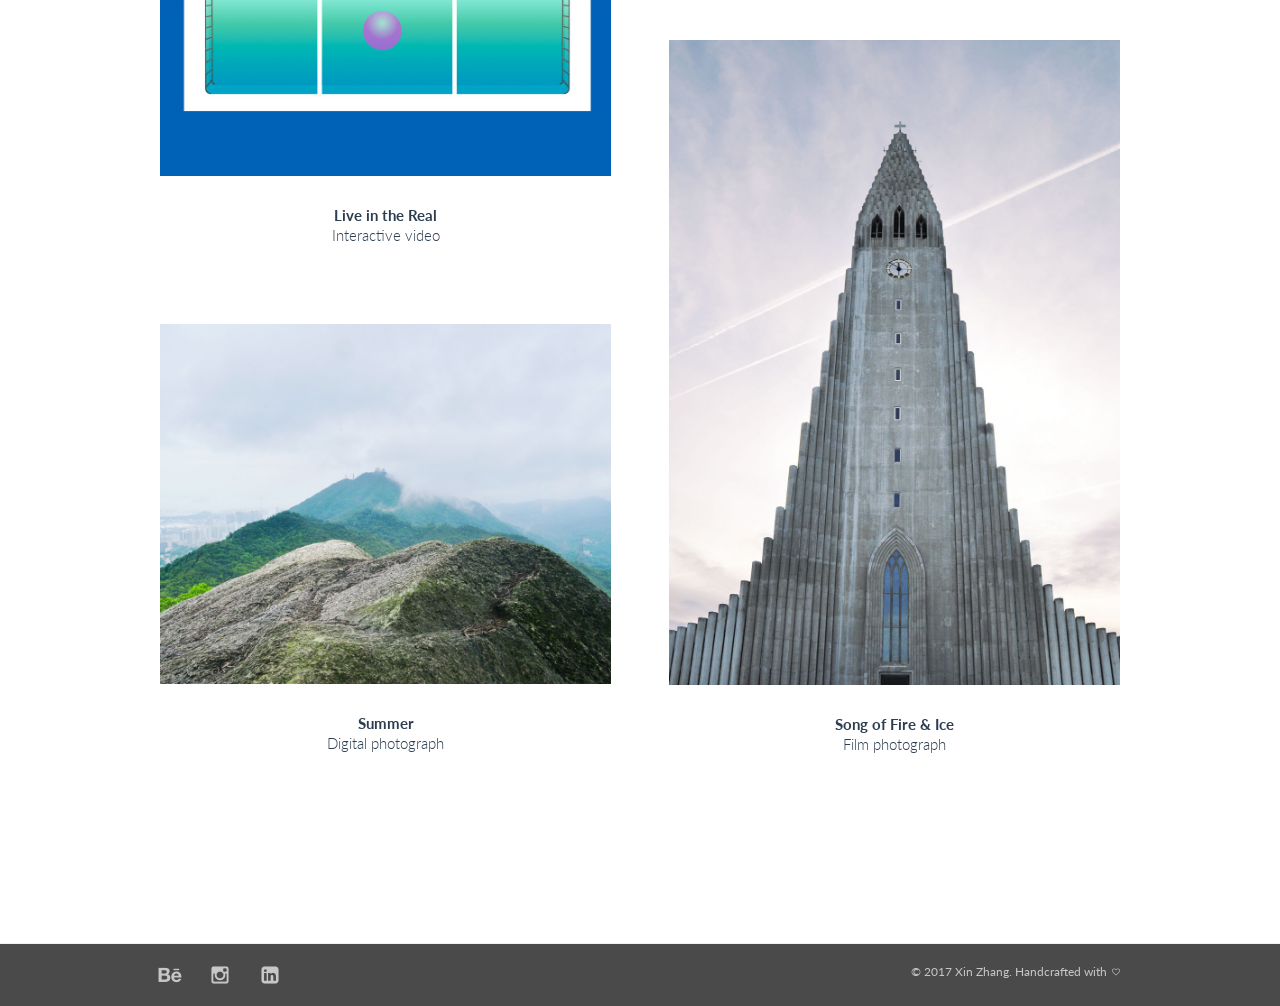
<file: mcd.html>
<html><head><meta charset="utf-8"/><link rel="shortcut icon" type="image/png" href="/dist/image/favicon.png"/><meta name="description" content="Xin Zhang, Webdesign, Freelancer, UI, UX, Photograph"/><meta name="Author" content="Xin ZHANG &amp; Han ZHANG"/><meta name="Copyright" content="Xin ZHANG"/><title>McDonald's China | Xin Zhang</title><title>Xin Zhang</title><link rel="stylesheet" type="text/css" href="/dist/css/app.min.css"/><meta name="viewport" content="width=device-width, initial-scale=1.0, maximum-scale=1.0, user-scalable=0"/><meta name="robots" content="noimageindex"/></head><body><nav class="side-nav"><ul><li><a href="/seagull.html">previous</a></li><li><a href="/more.html">next</a></li></ul></nav><nav class="header fixed-top-nav"><div class="container-wide space-between"><a class="nav-brand" href="/"><svg x="0px" y="0px" width="100px" height="60px" viewBox="0 0 208 53" enable-background="new 0 0 208 53" version="1.1" xmlns="http://www.w3.org/2000/svg" xmlns:xlink="http://www.w3.org/1999/xlink" xml:space="preserve" id="logo"><g id="X" transform="translate(0.000000, -1.000000)"><polygon points="22.9569101 17.9686009 31.3240532 0.8125 45.4216346 0.8125 31.1131168 26.4048654 45.8083513 52.4225886 31.5701456 52.4225886 22.9569101 34.9474693 14.3436746 52.4225886 0.140625 52.4225886 14.8007034 26.4048654 0.527341697 0.8125 14.589767 0.8125"></polygon></g><g id="i" transform="translate(52.000000, -1.000000)"><polygon points="12.9144998 52.4225886 0.609877619 52.4225886 0.609877619 0.8125 12.9144998 0.8125"></polygon></g><g id="N" transform="translate(75.000000, -1.000000)"><polygon points="43.1923419 52.4225886 30.9228758 52.4225886 12.7823471 20.3080692 12.7823471 52.4225886 0.442568828 52.4225886 0.442568828 0.8125 12.7823471 0.8125 30.8877197 32.9270194 30.8877197 0.8125 43.1923419 0.8125"></polygon></g><g id="Z" transform="translate(146.000000, -1.000000)"><polygon points="15.6780484 42.8520365 40.1466685 42.8520365 40.1466685 52.4225886 0.27969261 52.4225886 0.27969261 45.8649881 24.6780006 10.4184986 0.139068356 10.4184986 0.139068356 0.8125 39.900576 0.8125 39.900576 7.1928681"></polygon></g><g id="." transform="translate(193.000000, 39.000000)"><path d="M7.47159233,0.831586571 C9.34659175,0.831586571 10.9051616,1.39281704 12.1473488,2.51529482 C13.3895359,3.6377726 14.0106201,5.07334106 14.0106201,6.82204329 C14.0106201,8.57074551 13.3895359,10.006314 12.1473488,11.1287918 C10.9051616,12.2512695 9.34659175,12.8125 7.47159233,12.8125 C5.57315542,12.8125 4.00872624,12.2453618 2.77825787,11.1110685 C1.54778951,9.97677517 0.932564549,8.5471144 0.932564549,6.82204329 C0.932564549,5.09697217 1.54778951,3.6673114 2.77825787,2.53301806 C4.00872624,1.39872473 5.57315542,0.831586571 7.47159233,0.831586571 Z"></path></g></svg></a></div></nav><div class="scroll "><a href="#scroll"><h5>scroll</h5></a></div><div class="fullscreen-bg" style="background-image: url(/dist/image/mcd/main-mcd.jpg);"></div><section class="container pt-60 pb-60"><div class="detail-text"><div class="project-name">McDonald's China</div><div class="col-container"><div class="col col-60"><div class="body" style="margin-top:0;">When redesigning this project, to meet with the trend of tablets and smartphones coming to brow website, I changed the previous MCD web towards irregular layers and ultra-modern design. As there is mass of information need to be displayed, the key task is to build the layout easy for reading and convince customers to remain on the page. Meanwhile, keeping clean to show the key content.</div></div><div class="col"><div class="title">Category</div><div class="body">Web Design</div><div class="title mt-10">Role</div><div class="body">Visual Designer</div></div></div></div><div class="detail-img-wrapper"><img class="detail-img" src="/dist/image/mcd/detail-mcd-01.jpg"/></div><div class="detail-img-wrapper"><img class="detail-img" src="/dist/image/mcd/detail-mcd-02.jpg"/></div><div class="detail-img-wrapper"><img class="detail-img" src="/dist/image/mcd/detail-mcd-03.jpg"/></div><div class="detail-img-wrapper"><img class="detail-img" src="/dist/image/mcd/detail-mcd-04.jpg"/></div><div class="detail-img-wrapper"><img class="detail-img" src="/dist/image/mcd/detail-mcd-05.jpg"/></div><div class="detail-img-wrapper"><img class="detail-img" src="/dist/image/mcd/detail-mcd-06.jpg"/></div><div class="separator">Selection of Works</div><div class="col-container" style="padding-top:20px;padding-bottom:50px;"><div class="col col-left"><div class="thumbnail" data-href="/seagull.html"><div class="img-outer"><div class="img-inner"><img src="/dist/image/seagull/thumbnail-seagull.jpg"/></div></div><div class="title">Seagull Studio</div><div class="body">Mobile app design</div></div><div class="thumbnail" data-href="/mcd.html"><div class="img-outer"><div class="img-inner"><img src="/dist/image/mcd/thumbnail-mcd.jpg"/></div></div><div class="title">McDonald's China</div><div class="body">Responsive web design</div></div><div class="thumbnail" data-href="/live-in-the-real.html"><div class="img-outer"><div class="img-inner"><img src="/dist/image/live-in-the-real/thumbnail-live-in-the-real.jpg"/></div></div><div class="title">Live in the Real</div><div class="body">Interactive video</div></div><div class="thumbnail" data-href="/summer.html"><div class="img-outer"><div class="img-inner"><img src="/dist/image/summer/thumbnail-summer.jpg"/></div></div><div class="title">Summer</div><div class="body">Digital photograph</div></div></div><div class="col col-right"><div class="thumbnail" data-href="/more.html"><div class="img-outer"><div class="img-inner"><img src="/dist/image/more/thumbnail-more.jpg"/></div></div><div class="title">More Studio</div><div class="body">Responsive web design</div></div><div class="thumbnail" data-href="/artfin.html"><div class="img-outer"><div class="img-inner"><img src="/dist/image/artfin/thumbnail-artfin.jpg"/></div></div><div class="title">Artfin</div><div class="body">Navigation app design</div></div><div class="thumbnail" data-href="/road.html"><div class="img-outer"><div class="img-inner"><img src="/dist/image/road/thumbnail-road.jpg"/></div></div><div class="title">Road</div><div class="body">Digital photograph</div></div><div class="thumbnail" data-href="/iceland.html"><div class="img-outer"><div class="img-inner"><img src="/dist/image/iceland/thumbnail-iceland.jpg"/></div></div><div class="title">Song of Fire &amp; Ice</div><div class="body">Film photograph</div></div></div></div></section><div class="footer"><div class="container space-between"><ul class="links"><li><a href="https://www.behance.net/newnewzhang" alt="behance"><i class="icon icon-behance"></i></a></li><li><a href="https://www.instagram.com/shin_shin_zhang/" alt="instagram"><i class="icon icon-instagram"></i></a></li><li><a href="https://www.linkedin.com/in/xin-zhang-3948897b/" alt="linkedin"><i class="icon icon-linkedin-square"></i></a></li></ul><div class="foot-note">&copy; 2017 Xin Zhang.
Handcrafted with<i class="icon icon-heart-o ml-5" style="font-size:8px;padding-top:5px;"></i></div></div></div><script src="/dist/js/app.min.js"></script><script async="" src="https://www.google-analytics.com/analytics.js"></script><script>(function(i,s,o,g,r,a,m){i['GoogleAnalyticsObject']=r;i[r]=i[r]||function(){
(i[r].q=i[r].q||[]).push(arguments)},i[r].l=1*new Date();a=s.createElement(o),
m=s.getElementsByTagName(o)[0];a.async=1;a.src=g;m.parentNode.insertBefore(a,m)
})(window,document,'script','https://www.google-analytics.com/analytics.js','ga');

ga('create', 'UA-104068974-1', 'auto');
ga('send', 'pageview');</script></body></html>
</file>
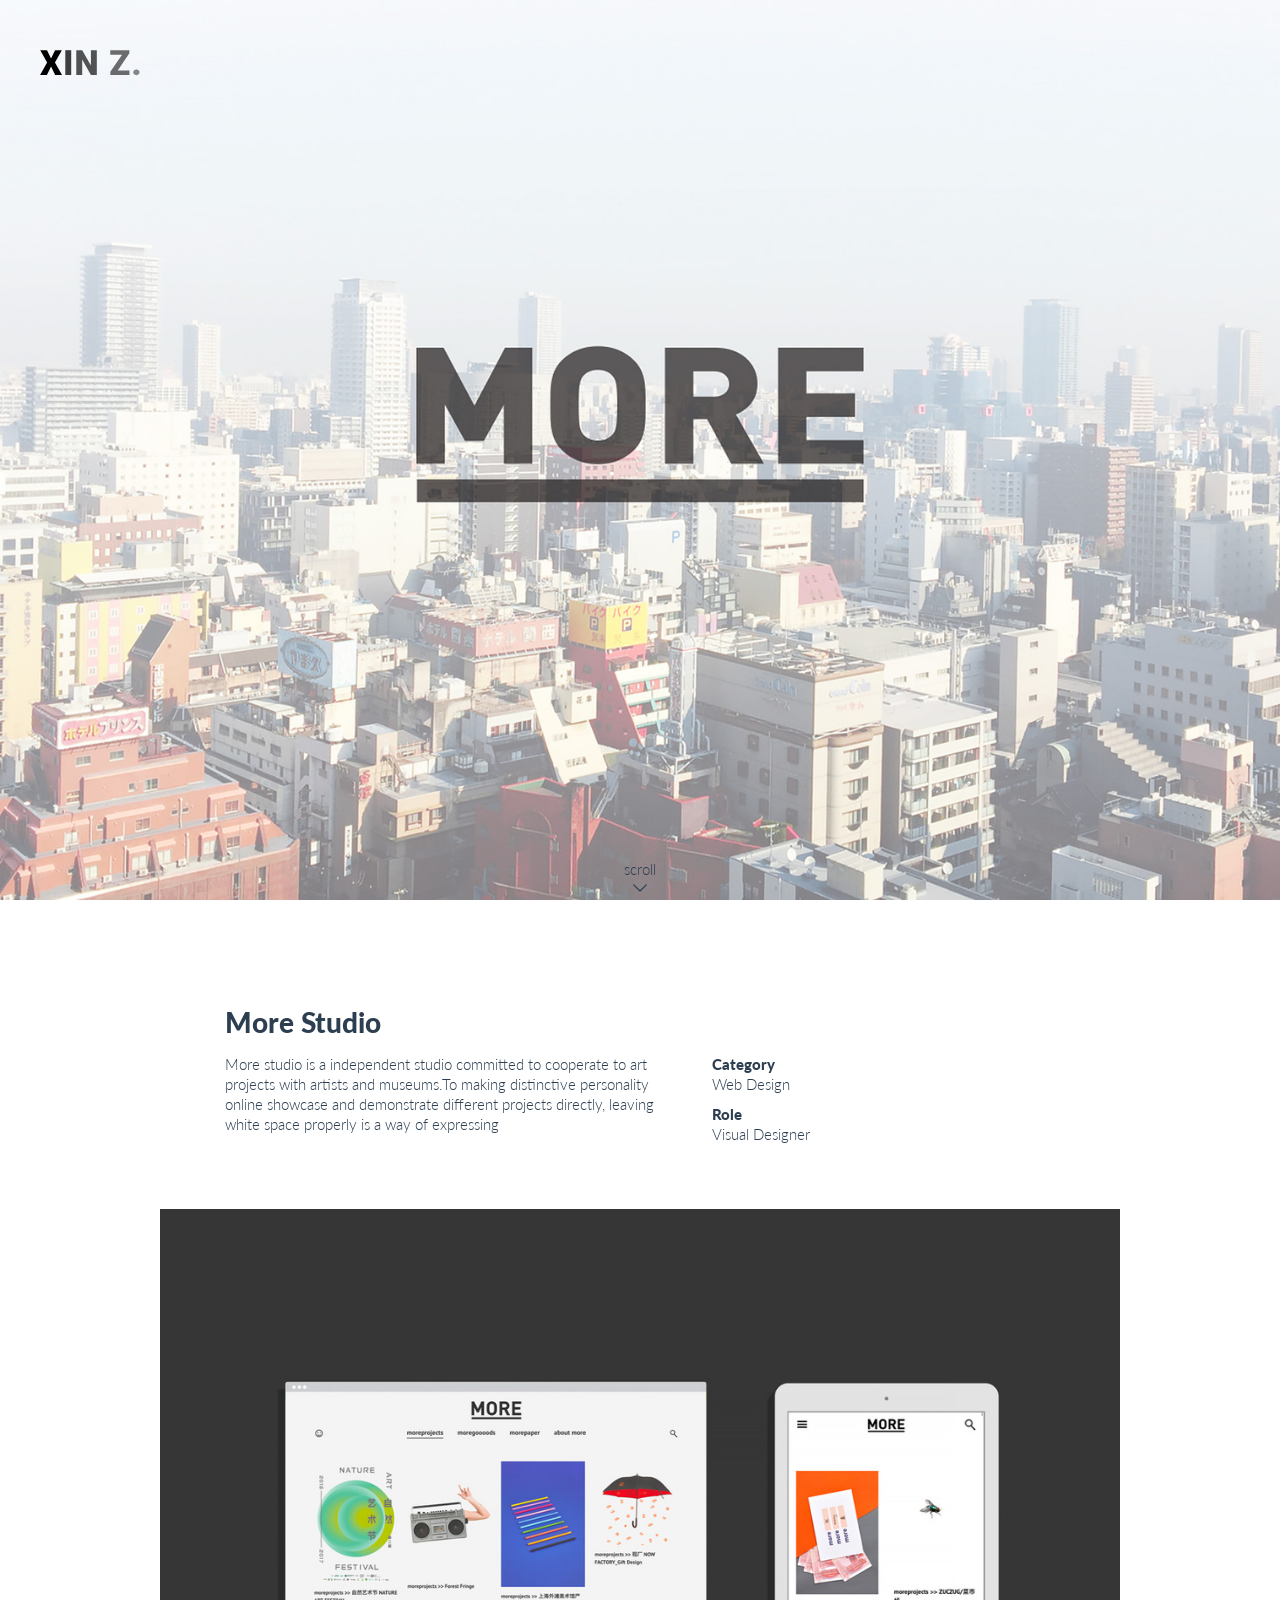
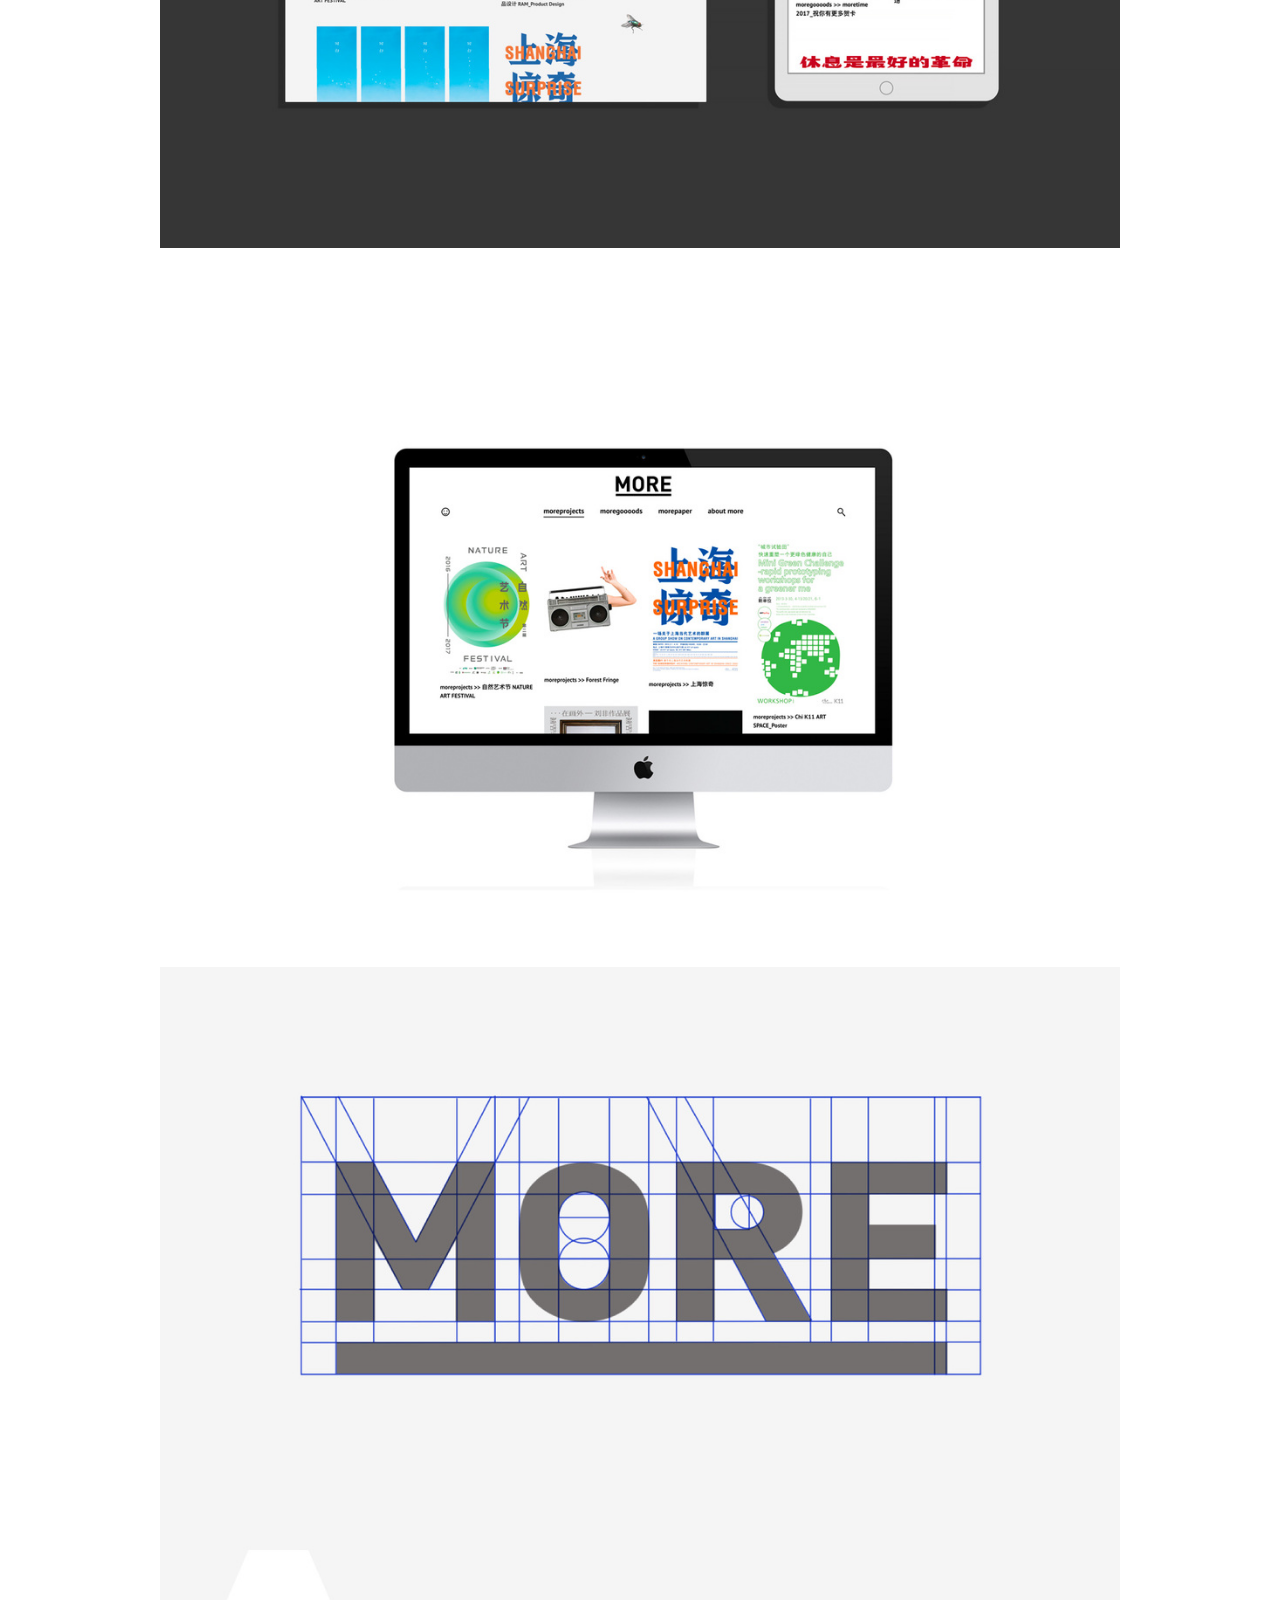
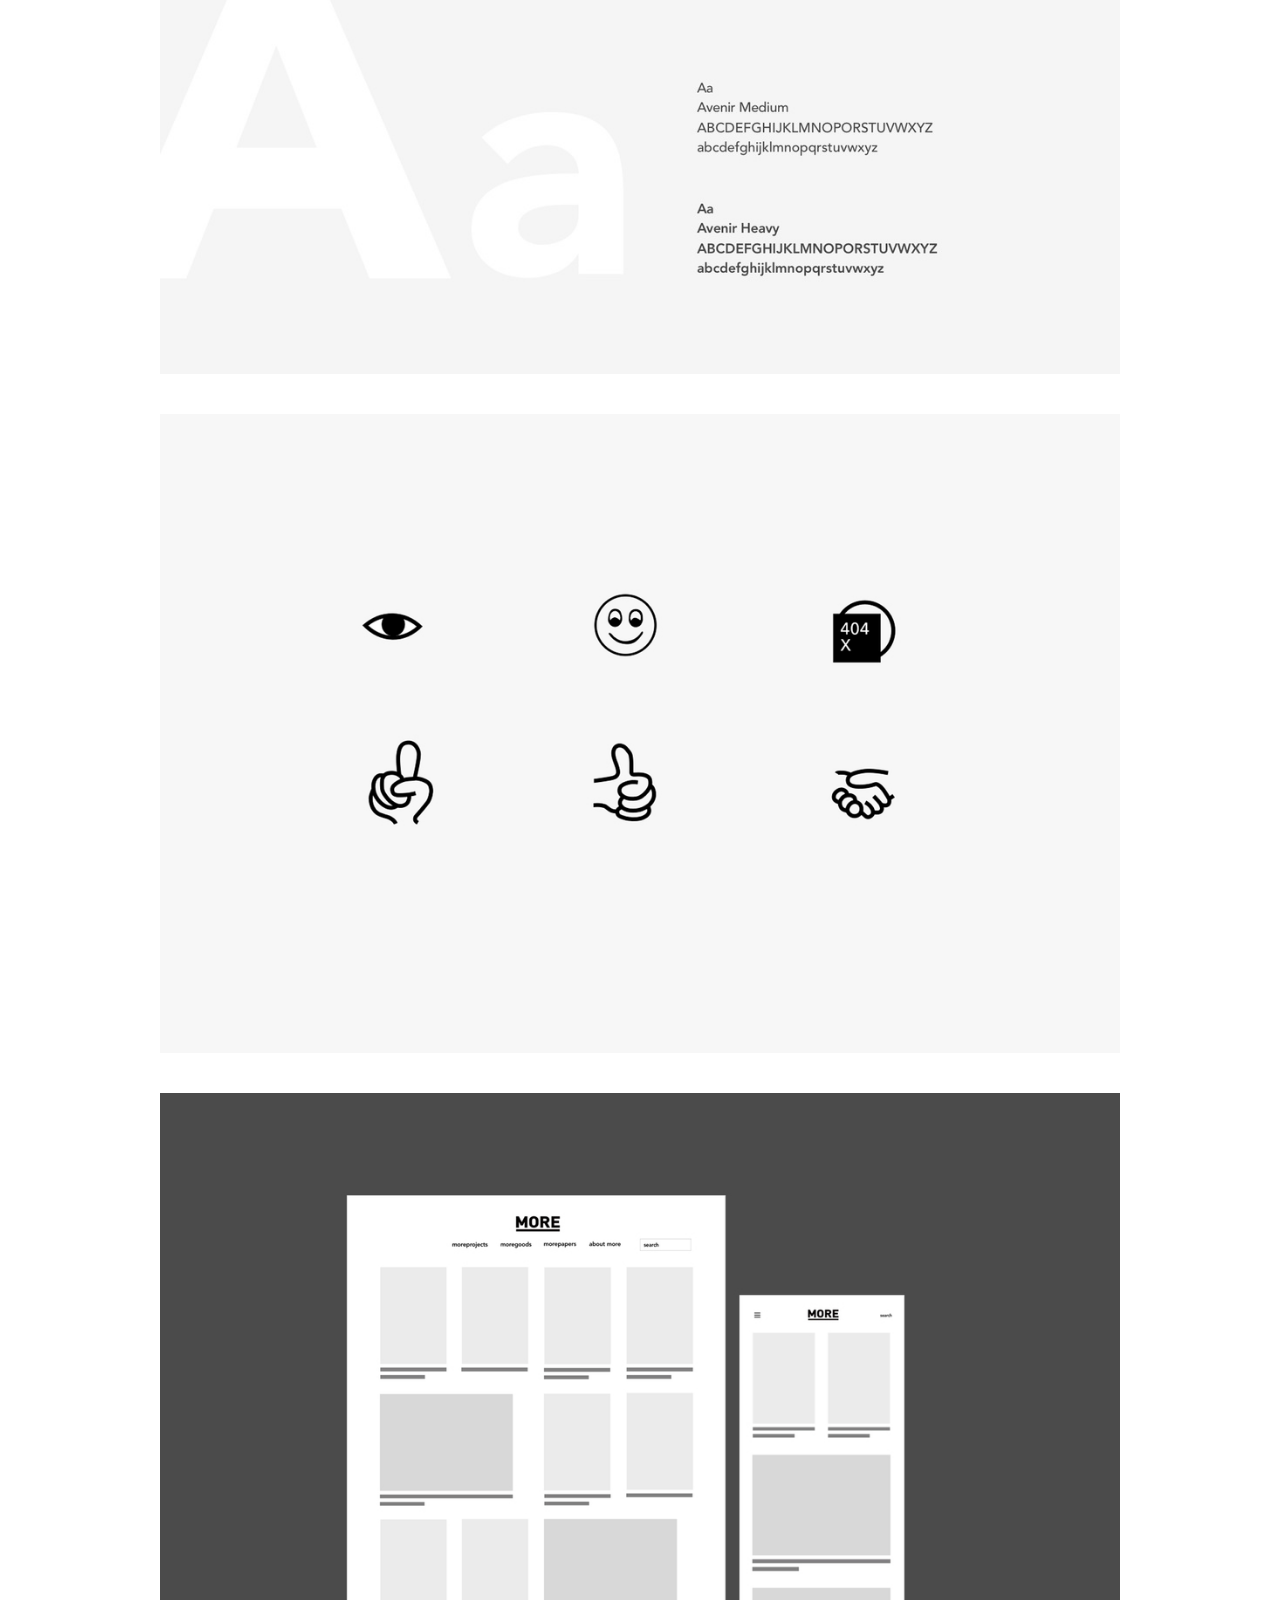
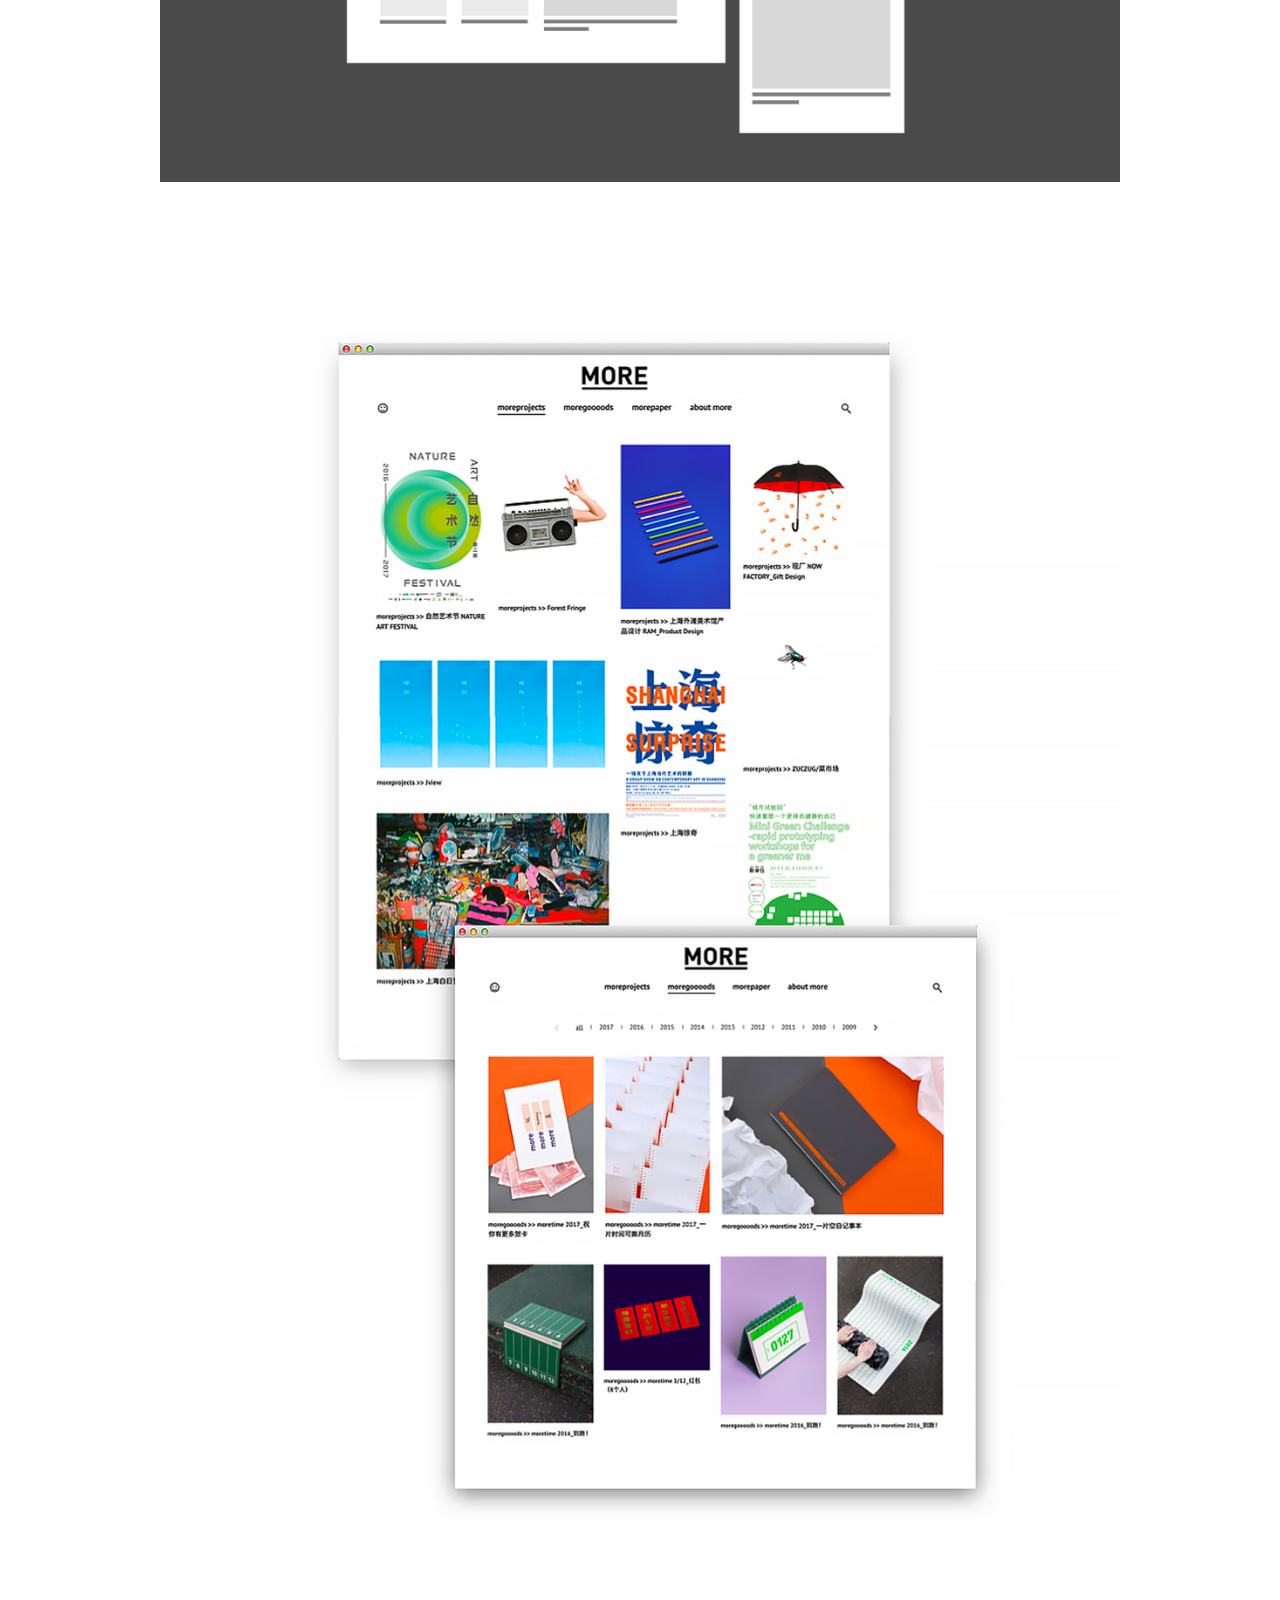
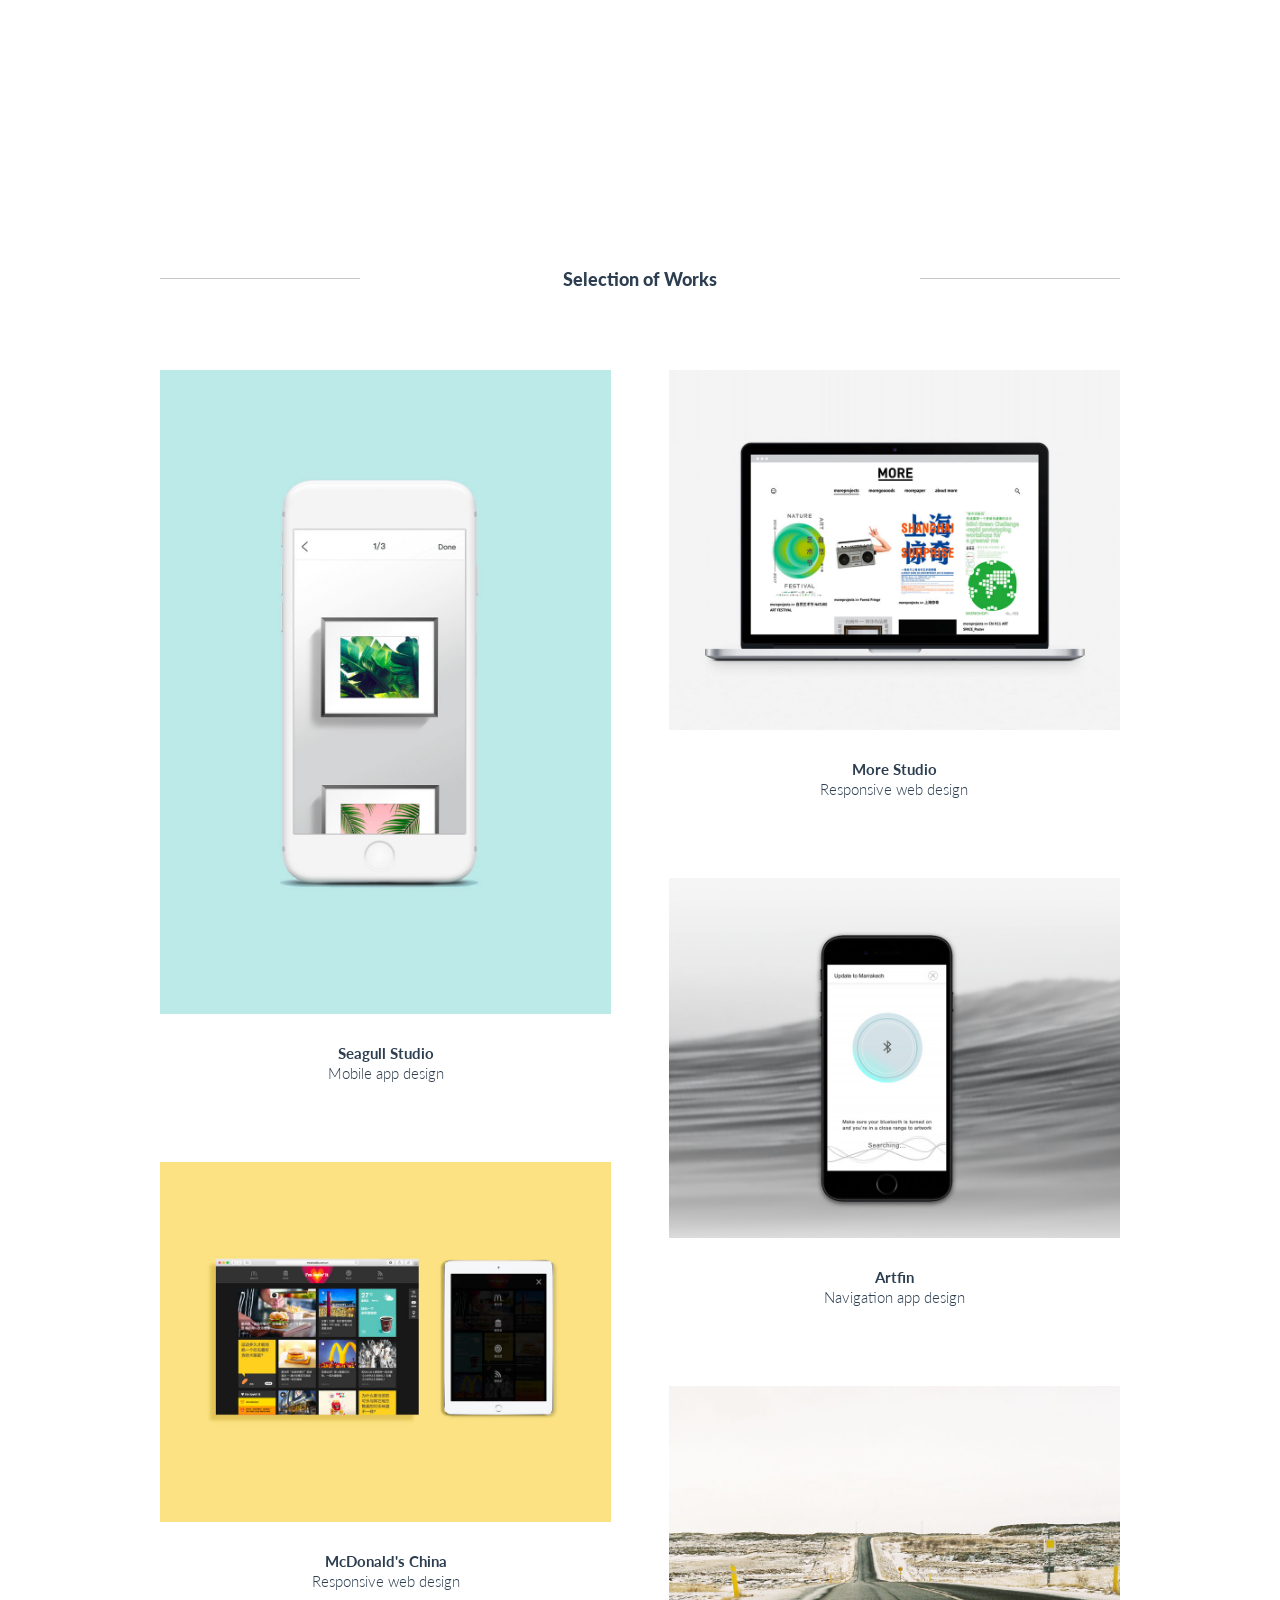
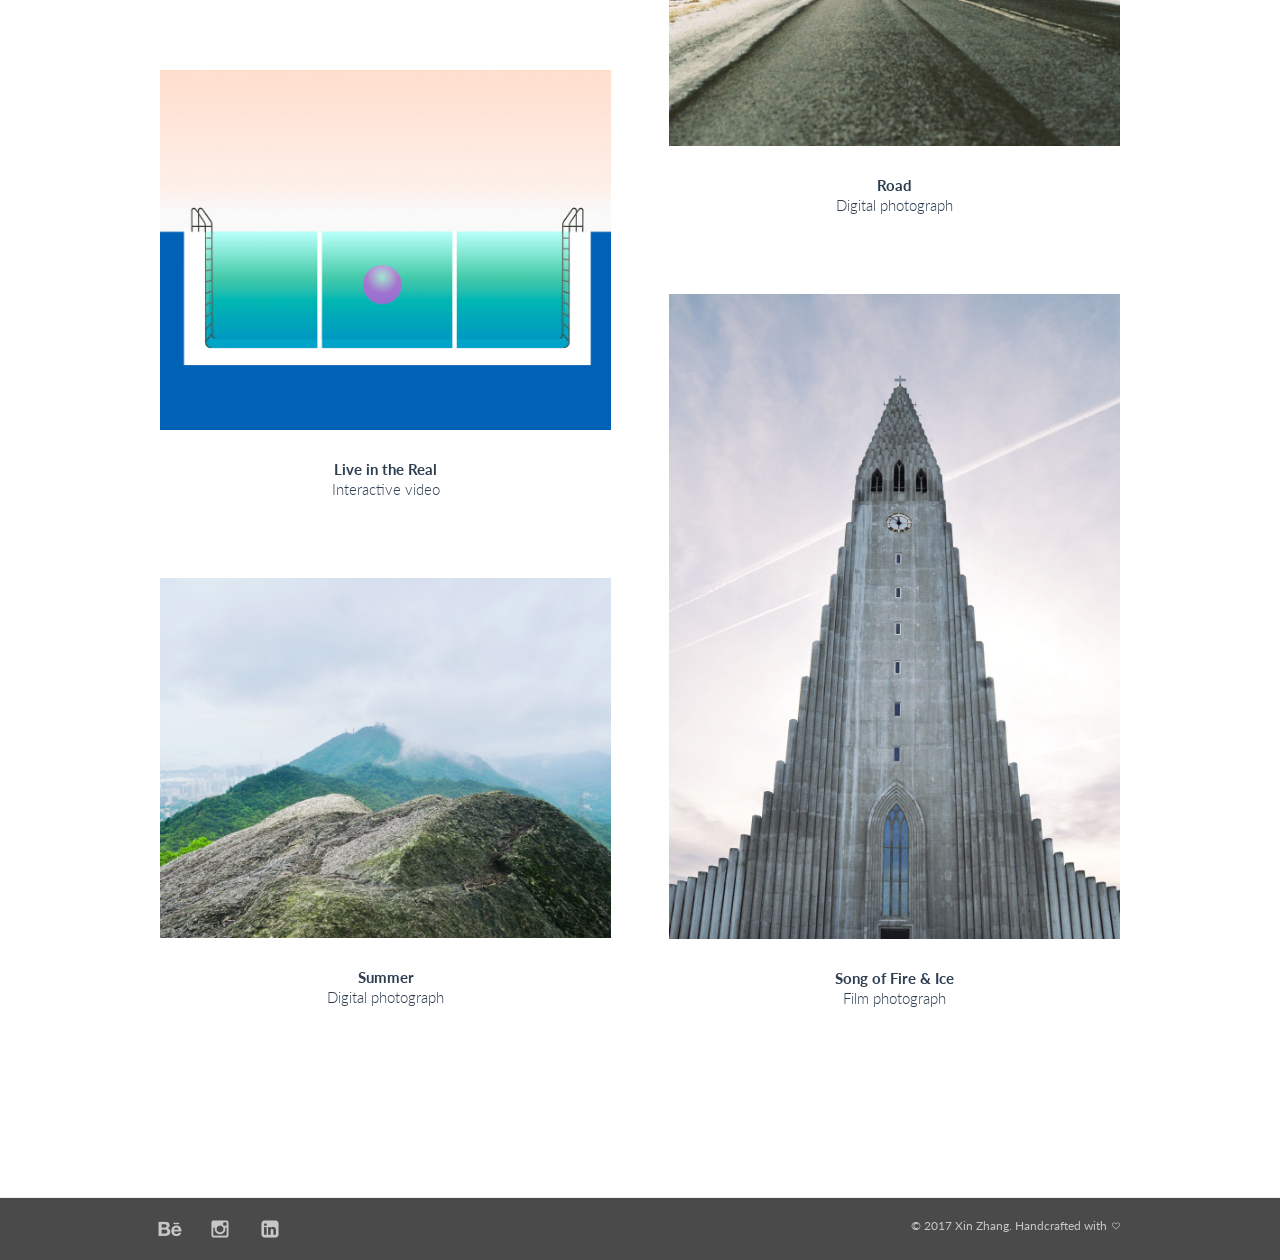
<file: more.html>
<html><head><meta charset="utf-8"/><link rel="shortcut icon" type="image/png" href="/dist/image/favicon.png"/><meta name="description" content="Xin Zhang, Webdesign, Freelancer, UI, UX, Photograph"/><meta name="Author" content="Xin ZHANG &amp; Han ZHANG"/><meta name="Copyright" content="Xin ZHANG"/><title>More Studio | Xin Zhang</title><title>Xin Zhang</title><link rel="stylesheet" type="text/css" href="/dist/css/app.min.css"/><meta name="viewport" content="width=device-width, initial-scale=1.0, maximum-scale=1.0, user-scalable=0"/><meta name="robots" content="noimageindex"/></head><body><nav class="side-nav"><ul><li><a href="/mcd.html">previous</a></li><li><a href="/artfin.html">next</a></li></ul></nav><nav class="header fixed-top-nav"><div class="container-wide space-between"><a class="nav-brand" href="/"><svg x="0px" y="0px" width="100px" height="60px" viewBox="0 0 208 53" enable-background="new 0 0 208 53" version="1.1" xmlns="http://www.w3.org/2000/svg" xmlns:xlink="http://www.w3.org/1999/xlink" xml:space="preserve" id="logo"><g id="X" transform="translate(0.000000, -1.000000)"><polygon points="22.9569101 17.9686009 31.3240532 0.8125 45.4216346 0.8125 31.1131168 26.4048654 45.8083513 52.4225886 31.5701456 52.4225886 22.9569101 34.9474693 14.3436746 52.4225886 0.140625 52.4225886 14.8007034 26.4048654 0.527341697 0.8125 14.589767 0.8125"></polygon></g><g id="i" transform="translate(52.000000, -1.000000)"><polygon points="12.9144998 52.4225886 0.609877619 52.4225886 0.609877619 0.8125 12.9144998 0.8125"></polygon></g><g id="N" transform="translate(75.000000, -1.000000)"><polygon points="43.1923419 52.4225886 30.9228758 52.4225886 12.7823471 20.3080692 12.7823471 52.4225886 0.442568828 52.4225886 0.442568828 0.8125 12.7823471 0.8125 30.8877197 32.9270194 30.8877197 0.8125 43.1923419 0.8125"></polygon></g><g id="Z" transform="translate(146.000000, -1.000000)"><polygon points="15.6780484 42.8520365 40.1466685 42.8520365 40.1466685 52.4225886 0.27969261 52.4225886 0.27969261 45.8649881 24.6780006 10.4184986 0.139068356 10.4184986 0.139068356 0.8125 39.900576 0.8125 39.900576 7.1928681"></polygon></g><g id="." transform="translate(193.000000, 39.000000)"><path d="M7.47159233,0.831586571 C9.34659175,0.831586571 10.9051616,1.39281704 12.1473488,2.51529482 C13.3895359,3.6377726 14.0106201,5.07334106 14.0106201,6.82204329 C14.0106201,8.57074551 13.3895359,10.006314 12.1473488,11.1287918 C10.9051616,12.2512695 9.34659175,12.8125 7.47159233,12.8125 C5.57315542,12.8125 4.00872624,12.2453618 2.77825787,11.1110685 C1.54778951,9.97677517 0.932564549,8.5471144 0.932564549,6.82204329 C0.932564549,5.09697217 1.54778951,3.6673114 2.77825787,2.53301806 C4.00872624,1.39872473 5.57315542,0.831586571 7.47159233,0.831586571 Z"></path></g></svg></a></div></nav><div class="scroll "><a href="#scroll"><h5>scroll</h5></a></div><div class="fullscreen-bg" style="background-image: url(/dist/image/more/main-more.jpg);"></div><section class="container pt-60 pb-60"><div class="detail-text"><div class="project-name">More Studio</div><div class="col-container"><div class="col col-60"><div class="body" style="margin-top:0;">More studio is a independent studio committed to cooperate to art projects with artists and museums.To making distinctive personality online showcase and demonstrate different projects directly, leaving white space properly is a way of expressing</div></div><div class="col"><div class="title">Category</div><div class="body">Web Design</div><div class="title mt-10">Role</div><div class="body">Visual Designer</div></div></div></div><div class="detail-img-wrapper"><img class="detail-img" src="/dist/image/more/detail-more-01.jpg"/></div><div class="detail-img-wrapper"><img class="detail-img" src="/dist/image/more/detail-more-02.jpg"/></div><div class="detail-img-wrapper"><img class="detail-img" src="/dist/image/more/detail-more-03.jpg"/></div><div class="detail-img-wrapper"><img class="detail-img" src="/dist/image/more/detail-more-04.jpg"/></div><div class="detail-img-wrapper"><img class="detail-img" src="/dist/image/more/detail-more-05.jpg"/></div><div class="detail-img-wrapper"><img class="detail-img" src="/dist/image/more/detail-more-06.jpg"/></div><div class="separator">Selection of Works</div><div class="col-container" style="padding-top:20px;padding-bottom:50px;"><div class="col col-left"><div class="thumbnail" data-href="/seagull.html"><div class="img-outer"><div class="img-inner"><img src="/dist/image/seagull/thumbnail-seagull.jpg"/></div></div><div class="title">Seagull Studio</div><div class="body">Mobile app design</div></div><div class="thumbnail" data-href="/mcd.html"><div class="img-outer"><div class="img-inner"><img src="/dist/image/mcd/thumbnail-mcd.jpg"/></div></div><div class="title">McDonald's China</div><div class="body">Responsive web design</div></div><div class="thumbnail" data-href="/live-in-the-real.html"><div class="img-outer"><div class="img-inner"><img src="/dist/image/live-in-the-real/thumbnail-live-in-the-real.jpg"/></div></div><div class="title">Live in the Real</div><div class="body">Interactive video</div></div><div class="thumbnail" data-href="/summer.html"><div class="img-outer"><div class="img-inner"><img src="/dist/image/summer/thumbnail-summer.jpg"/></div></div><div class="title">Summer</div><div class="body">Digital photograph</div></div></div><div class="col col-right"><div class="thumbnail" data-href="/more.html"><div class="img-outer"><div class="img-inner"><img src="/dist/image/more/thumbnail-more.jpg"/></div></div><div class="title">More Studio</div><div class="body">Responsive web design</div></div><div class="thumbnail" data-href="/artfin.html"><div class="img-outer"><div class="img-inner"><img src="/dist/image/artfin/thumbnail-artfin.jpg"/></div></div><div class="title">Artfin</div><div class="body">Navigation app design</div></div><div class="thumbnail" data-href="/road.html"><div class="img-outer"><div class="img-inner"><img src="/dist/image/road/thumbnail-road.jpg"/></div></div><div class="title">Road</div><div class="body">Digital photograph</div></div><div class="thumbnail" data-href="/iceland.html"><div class="img-outer"><div class="img-inner"><img src="/dist/image/iceland/thumbnail-iceland.jpg"/></div></div><div class="title">Song of Fire &amp; Ice</div><div class="body">Film photograph</div></div></div></div></section><div class="footer"><div class="container space-between"><ul class="links"><li><a href="https://www.behance.net/newnewzhang" alt="behance"><i class="icon icon-behance"></i></a></li><li><a href="https://www.instagram.com/shin_shin_zhang/" alt="instagram"><i class="icon icon-instagram"></i></a></li><li><a href="https://www.linkedin.com/in/xin-zhang-3948897b/" alt="linkedin"><i class="icon icon-linkedin-square"></i></a></li></ul><div class="foot-note">&copy; 2017 Xin Zhang.
Handcrafted with<i class="icon icon-heart-o ml-5" style="font-size:8px;padding-top:5px;"></i></div></div></div><script src="/dist/js/app.min.js"></script><script async="" src="https://www.google-analytics.com/analytics.js"></script><script>(function(i,s,o,g,r,a,m){i['GoogleAnalyticsObject']=r;i[r]=i[r]||function(){
(i[r].q=i[r].q||[]).push(arguments)},i[r].l=1*new Date();a=s.createElement(o),
m=s.getElementsByTagName(o)[0];a.async=1;a.src=g;m.parentNode.insertBefore(a,m)
})(window,document,'script','https://www.google-analytics.com/analytics.js','ga');

ga('create', 'UA-104068974-1', 'auto');
ga('send', 'pageview');</script></body></html>
</file>
<file: style.css>
body, html {
    margin: 0;
    padding: 0;
    height: 100%;
}

.container {
    display: flex;
    height: 100%;
}

.sidebar {
    width: 250px;
    height: 100%;
    position: fixed;
    left: 0;
    top: 0;
    background: #000000;
    color: #fff;
    padding: 20px 15px;
    box-sizing: border-box;
    font-family: 'IBM Plex Mono', monospace;
}

.brand-name {
    font-size: 24px;
    color: #ffffff;
    margin-bottom: 20px;
    text-align: left;
    margin-left: 20px;
}

.menu {
    list-style: none;
    padding: 0;
    margin: 0;
}

.menu-item {
    margin-bottom: 10px;
} 

.menu-item > a {
    color: white;
    text-decoration: none;
    display: block;
    padding: 10px 20px;
    transition: color 0.3s;
    text-align: left;
}

.menu-item > a:hover,
.menu-item > a:focus {
    color: #18F3BE;
}

.submenu {
    display: none;
    list-style-type: none;
    padding: 0;
    margin-left: 10px;
}

.submenu .active{
    color: #18f3b3; 
}

.menu-item.active .submenu, .menu-item:hover .submenu {
    display: block;
}

.submenu li a {
    color: #ccc;
    padding: 5px 15px;
    display: block;
    text-decoration: none;
}

.submenu li a:hover {
    background: #555;
}

.footer {
    position: absolute;
    bottom: 10px;
    width: 90%;
    text-align: left;
    font-size: 12px;
    color: #ccc;
    margin-left: 14px;
}

.content-image, img {
    max-width: 100%;
    height: auto;
    display: block;
    /*margin: 10px;*/
    border-radius: 0px;
}

.landingpage-img {
    width: 70%;
    margin-left: 30px;
    height: auto;
}

.main-content {
    margin-left: 250px;
    width: calc(100% - 250px);
    padding: 20px;
    box-sizing: border-box;
    background-color: #0F0E0E;
    background-attachment: fixed;
    min-height: 100vh;
    overflow-y: auto;
    position: relative;
}

.main-content h1 {
    color: #18F3BE;
    font-family: 'IBM Plex Mono', monospace;
    font-weight: 600;
    font-size: 24px;
    margin-top: 80px;
    margin-left: 5%;
    padding-left: 15px;
}

.waterfall-gallery {
    column-count: 3;
    column-gap: 40px;
    padding: 15px;
    width: 90%;
    margin: 0 auto;
}

.waterfall-item {
    break-inside: avoid;
    margin-bottom: 10px;
    display: flex;
    flex-direction: column;
    cursor: pointer;
}

.waterfall-item figure {
    margin: 0;
    padding: 0;
    position: relative;
    overflow: hidden;
    align-items: center;
    border-radius: 10px;
}

.waterfall-item img {
    width: 100%;
    height: auto;
    display: block;
    transition: transform 0.3s ease;
    border-radius: 10px;
}

.waterfall-item figure:hover img {
    transform: scale(1.1);
}

.waterfall-item .work-title {
    position: absolute;
    top: 0;
    left: 0;
    width: 100%;
    height: 100%;
    background-color: rgba(0, 0, 0, 0.7);
    color: white;
    display: flex;
    justify-content: center;
    align-items: center;
    opacity: 0;
    transition: opacity 0.3s ease;
    font-family: 'IBM Plex Mono', monospace;
    font-weight: 600;
    font-size: 16px;
}

.waterfall-item figure:hover .work-title {
    opacity: 1;
}

.waterfall-item .description {
    display: block;
    margin-top: 10px;
    margin-left: 10px;
    text-align: left;
    color: rgb(151, 150, 150);
    font-size: 12px;
    font-family: 'IBM Plex Mono', monospace;
    font-weight: 200;
}

@media (max-width: 1024px) {
    .waterfall-gallery {
        column-count: 3;
    }
}

@media (max-width: 768px) {
    .waterfall-gallery {
        column-count: 2;
    }
}

@media (max-width: 480px) {
    .waterfall-gallery {
        column-count: 1;
    }
}

.hidden {
    display: none !important;
}

#popup-overlay {
    position: fixed;
    top: 0;
    left: 0;
    width: 100%;
    height: 100%;
    background-color: rgba(0, 0, 0, 0.7);
    display: flex;
    justify-content: center;
    align-items: flex-start; /* Change this line from 'center' to 'flex-start' */
    z-index: 1000;
}

#popup-overlay.hidden {
    display: none;
}

#popup-overlay {
    display: block;
    /* other styles */
}

#popup-content {
    background-color: white;
    padding: 20px;
    border-radius: 5px;
    max-width: 1400px;
    width: 90%;
    max-height: 90vh;
    overflow-y: auto;
    font-family: 'IBM Plex Mono', monospace;
    position: relative;
    margin-top: 5vh; /* Added this line */
}

#popup-abstract {
    font-size: 12px;
}

#popup-text {
    margin-bottom: 10px;
}

#popup-title {
    color: #000000;
    font-size: 20px;
    margin-bottom: 20px;
    font-weight: 600;
    margin:20px;
    margin-left:0;
}

.popup-header {
    display: flex;
    flex-direction: row;
    margin-bottom: 20px;
    padding-left: 40px;;
    padding-right: 40px;;
}

.popup-header.photography{
    display: flex;
    flex-direction: column;
    margin-bottom: 20px;
}

.popup-header.photography img{
    border-radius: 4px;
}

.popup-main-image {
    flex: 0 0 50%;
    margin: 20px 20px 20px 0; /* Adjusted margin */    
    overflow: hidden;
    position: relative; /* Add this line */
    left: -60px; /* Add this line to move the container left */
}

.popup-main-image img {
    width: 140%;
    height: auto;
    display: block;
}

.popup-info {
    flex: 1;
    padding-left: 0;
}

#popup-text {
    margin-bottom: 30px;
}

#popup-text section {
    margin-bottom: 10px;
    font-size: 14px;
    font-weight: 400;
}

#popup-text h3 {
    font-size: 14px;
    margin-bottom: 10px;
    font-weight: 600;
}

#popup-toolkit, #popup-keywords {
    padding-left: 20px;
}

#popup-images {
    display: flex;
    flex-direction: column;
    align-items: center;
}

#popup-images .popup-image-container {
    width: 100%;
    margin-bottom: 10px;
}

#popup-images .popup-image-container img {
    width: 100%;
    height: auto;
    display: block;
    margin: 0 auto;
}

@media (max-width: 600px) {
    #popup-content {
        padding: 15px;
    }
    
    #popup-title {
        font-size: 24px;
        margin-bottom: 10px;
    }
    
    #popup-text h3 {
        font-size: 16px;
    }
}

.project-link {
    display: block;
    text-decoration: none;
    color: inherit;
}



.bio-text {
    font-family: 'IBM Plex Mono', monospace;
    line-height: 1.8;
    color: #ffffff;
    max-width: 900px;
    padding-left: 15px;
    padding-right: 15px;
    text-align: justify;
    font-size: 12px;
    margin-left: 50px;
}

.social-icons {
    list-style: none;
    padding: 0;
    margin-top: 10px;
    display: flex;
    gap: 18px; /* Adjust the space between icons as needed */
    margin-left: 20px;
    margin-bottom: 20px;
}

.social-icons li {
    display: inline-block;
}

.social-icon {
    width: 18px;
   
}

body, h1, h2, h3, p, ul, li {
    font-family: 'IBM Plex Mono', monospace;
    /* color: #ffffff; */
    align-items: left;
    
}

.publications h3 {
    font-weight: 500; /* Make publication titles bold */
    font-size: 12px;
    margin-left: 30px;
}

.publications p {
    font-size: 12px;
    font-weight: 400; /* Keep publication details in regular weight */
    color: #555;
    margin-left: 30px;
}

.about-me-text {
    font-size: 12px; /* Adjust this value as needed */
}

.left-align {
    text-align: left;
}

.bio-section {
    margin-left: 5%;
    margin-right: 5%;
}

.bio-title {
    color: #ffffff;
    font-family: 'IBM Plex Mono', monospace;
    font-weight: 800;
    font-size: 24px;
    margin-top: 80px;
    padding-left: 15px;
    margin-left: 50px;
    font-size: 15px;
}

.greeting-bio {
    display: flex;
    align-items: flex-start;
    gap: 10px; /* Reduced from 20px to 10px */
}

.greeting-image {
    flex: 0 0 auto;
    width: 40%; /* Adjust this value as needed */
}

.greeting-image img {
    width: 100%;
    height: auto;
    object-fit: cover;
}

.bio-section {
    flex: 1;
    padding-left: 10px; /* Added padding to fine-tune spacing */
}

.bio-title {
    margin-top: 0;
    margin-bottom: 10px; /* Reduced margin to bring content closer */
}

.bio-text {
    margin-top: 0;
    margin-bottom: 15px;
}

.publications {
    margin-top: 15px;
}

.hidden {
    display: none !important;
}

#popup-overlay {
    position: fixed;
    top: 0;
    left: 0;
    width: 100%;
    height: 100%;
    background-color: rgba(0, 0, 0, 0.7);
    display: flex;
    justify-content: center;
    align-items: flex-start; /* Change this line from 'center' to 'flex-start' */
    z-index: 1000;
}

#popup-content {
    background-color: white;
    padding: 20px;
    border-radius: 5px;
    max-width: 1400px;
    width: 90%;
    max-height: 90vh;
    overflow-y: auto;
    font-family: 'IBM Plex Mono', monospace;
    position: relative;
    margin-top: 5vh; /* Added this line */
}

#popup-abstract {
    font-size: 12px;
}

#popup-text {
    margin-bottom: 10px;
}

#popup-title {
    color: #000000;
    font-size: 20px;
    margin-bottom: 20px;
    font-weight: 600;
    margin:20px;
    margin-left:0;
}

.popup-header {
    display: flex;
    flex-direction: row;
    margin-bottom: 10px;
    padding-left: 40px;;
    padding-right: 40px;;
}

.popup-header.photography{
    display: flex;
    flex-direction: column;
    margin-bottom: 10px;
}

.popup-header.photography img{
    border-radius: 4px;
}

.popup-main-image {
    flex: 0 0 50%;
    margin-right: 20px;
    margin: 20px;
}

.popup-main-image img {
    width: 100%;
    height: auto;
    display: block;
}

.popup-info {
    flex: 1;
}

.popup-main-image {
    flex: 0 0 50%;
    margin-right: -20px;
}

.popup-main-image img {
    width: 100%;
    height: auto;
}

.popup-info {
    flex: 1;
}

#popup-text {
    margin-bottom: 30px;
}

#popup-text section {
    margin-bottom: 10px;
    font-size: 12px;
}

#popup-text h3 {
    font-size: 12px;
    margin-bottom: 5px;
    font-weight: 600;
}

#popup-toolkit, #popup-keywords {
    padding-left: 20px;
}

#popup-images {
    display: flex;
    flex-direction: column;
    align-items: center;
}

#popup-images .popup-image-container {
    width: 100%;
    margin-bottom: 10px;
}

#popup-images .popup-image-container img {
    width: 100%;
    height: auto;
    display: block;
    margin: 0 auto;
}

@media (max-width: 600px) {
    #popup-content {
        padding: 15px;
    }
    
    #popup-title {
        font-size: 24px;
        margin-bottom: 10px;
    }
    
    #popup-text h3 {
        font-size: 16px;
    }
}

.project-link {
    display: block;
    text-decoration: none;
    color: inherit;
}

.popup-header {
    display: flex;
    margin-bottom: -10px;
}



.bio-text {
    font-family: 'IBM Plex Mono', monospace;
    line-height: 1.8;
    color: #ffffff;
    max-width: 900px;
    padding-left: 15px;
    padding-right: 15px;
    text-align: justify;
    font-size: 12px;
    margin-left: 50px;
}

.social-icons {
    list-style: none;
    padding: 0;
    margin-top: 10px;
    display: flex;
    gap: 18px; /* Adjust the space between icons as needed */
    margin-left: 4px;
    margin-bottom: 20px;
}

.social-icons li {
    display: inline-block;
}

.social-icon {
    width: 18px;
   
}

body, h1, h2, h3, p, ul, li {
    font-family: 'IBM Plex Mono', monospace;
    /* color: #ffffff; */
    align-items: left;
    
}

.publications h3 {
    font-weight: 500; /* Make publication titles bold */
    font-size: 12px;
    margin-left: 30px;
}

.publications p {
    font-size: 12px;
    font-weight: 400; /* Keep publication details in regular weight */
    color: #555;
    margin-left: 30px;
}

.about-me-text {
    font-size: 12px; /* Adjust this value as needed */
}

.left-align {
    text-align: left;
}

.bio-section {
    margin-top: 40px;
    margin-left:-300px;
    margin-right: 5%;
}

.bio-title {
    color: #ffffff;
    font-family: 'IBM Plex Mono', monospace;
    font-weight: 800;
    font-size: 24px;
    margin-top: 80px;
    padding-left: 15px;
    margin-left: 50px;
    font-size: 15px;
}

.greeting-bio {
    display: flex;
    align-items: flex-start;
    gap: 10px; /* Reduced from 20px to 10px */
}

.greeting-image {
    flex: 0 0 auto;
    width: 40%; /* Adjust this value as needed */
}

.greeting-image img {
    margin-top: 40px;
    margin-left: 40px;
    width: 100%;
    height: auto;
    object-fit: cover;
}

.bio-section {
    flex: 1;
    padding-left: 10px; /* Added padding to fine-tune spacing */
}

.bio-title {
    margin-top: 0;
    margin-bottom: 10px; /* Reduced margin to bring content closer */
}

.bio-text {
    margin-top: 0;
    margin-bottom: 15px;
}

.publications {
    margin-top: 15px;
}

#popup-toolkit {
    list-style: none;
    padding: 0;
    margin: 0;
    display: inline;
    font-size: 12px;
}

#popup-toolkit li {
    display: inline;
}

#popup-toolkit li:not(:last-child)::after {
    content: ", ";
}

#popup-keywords {
    list-style: none;
    padding: 0;
    margin: 0;
    display: inline;
    font-size: 12px;
    margin-top: -2px;
}

#popup-keywords li {
    display: inline;
}

#popup-keywords li:not(:last-child)::after {
    content: ", ";
}

#popup-content #close-popup-top {
    position: absolute;
    top: 10px;
    right: 10px;
    width: 30px;
    height: 30px;
    background-color: transparent;
    border: none;
    cursor: pointer;
    transition: all 0.3s;
    padding: 0;
    overflow: visible;
}

#popup-content #close-popup-top .inner {
    display: block;
    position: relative;
    height: 100%;
    display: flex;
    align-items: center;
    justify-content: center;
}

#popup-content #close-popup-top .inner::before,
#popup-content #close-popup-top .inner::after {
    content: "";
    position: absolute;
    height: 2px;
    width: 30px;
    background-color: #000000;
    left: 50%;
    transition: all 0.2s ease-out;
}

#popup-content #close-popup-top .inner::before {
    top: 50%;
    transform: translate(-50%, -50%) rotate(-45deg);
}

#popup-content #close-popup-top .inner::after {
    top: 50%;
    transform: translate(-50%, -50%) rotate(45deg);
}

#popup-content #close-popup-top .label {
    position: absolute;
    color: #000000;
    opacity: 0;
    transition: all 0.2s ease-out;
    font-size: 12px;
    white-space: nowrap;
}

#popup-content #close-popup-top:hover .inner::before,
#popup-content #close-popup-top:focus .inner::before {
    transform: translate(-50%, -8px) rotate(0);
}

#popup-content #close-popup-top:hover .inner::after,
#popup-content #close-popup-top:focus .inner::after {
    transform: translate(-50%, 8px) rotate(0);
}

#popup-content #close-popup-top:hover .label,
#popup-content #close-popup-top:focus .label {
    opacity: 1;
}

#popup-content h3 {
    font-size: 14px;
    margin-bottom: -2px; /* Adjust this value as needed */
}

#popup-role {
    font-size: 12px;
    margin-top: -2px;
}


#popup-content {
    position: relative; /* Ensure absolute positioning of child elements works */
    /* ... other existing styles ... */
}

.landing-image {
    width: 100%; /* Makes the image responsive */
    max-width: 800px; /* Set a maximum width */
    height: auto; /* Maintains aspect ratio */
    margin-left: 100px;
    margin-top: 50px;
}

#popup-intro {
    font-size: 14px; /* Adjust this value as needed */
    margin-top: 4px;
}

/* Change font size for intro text in photography popups */
.popup-header.photography #popup-intro {
    font-size: 14px; /* Adjust this value as needed */
    margin-top: -10px; /* Reduces space above the intro */
    margin-bottom: 15px;
    width: 90%;
}

/* Change font size for keywords in photography popups */
.popup-header.photography #popup-keywords,
.popup-header.photography #popup-keywords li {
    font-size: 14px; /* Adjust this value as needed */
    margin-top: 4px; /* Reduces space above the intro */
   
}

.publication-title {
    color: #ffffff; /* You can change this color as needed */
    font-size: 14px;
}

.publications .publication-details {
    color: #bcbbbb; /* Light gray color */
    font-size: 12px;
}

.greeting-image img {
    width: 300px;
    height: auto;
}

.greeting-bio {
    display: flex;
    flex-wrap: wrap;
    align-items: flex-start;
    gap: 20px;
}

.greeting-image {
    flex: 0 0 auto;
    width: 300px; /* Set a fixed width for the image */
    max-width: 100%; /* Ensure it doesn't exceed the container width */
}

.greeting-image img {
    width: 100%;
    height: auto;
    object-fit: cover;
}

.bio-section {
    flex: 1;
    min-width: 300px; /* Minimum width of the bio section */
    margin-left: 10px;
}

@media (max-width: 768px) {
    .greeting-bio {
        flex-direction: column;
    }

    .greeting-image {
        width: 100%;
        max-width: 300px; /* Limit the image width on smaller screens */
        margin: 0 auto; /* Center the image */
    }

    .bio-section {
        width: 100%;
    }
}
</file>
<file: dist/css/app.min.css>
@charset "UTF-8";@import url(https://fonts.googleapis.com/css?family=Lato:300,400,900);@-webkit-keyframes underline-gradient{0%{-webkit-transform:translate3d(0%,0%,0);transform:translate3d(0%,0%,0)}to{-webkit-transform:translate3d(-75%,0%,0);transform:translate3d(-75%,0%,0)}}@keyframes underline-gradient{0%{-webkit-transform:translate3d(0%,0%,0);transform:translate3d(0%,0%,0)}to{-webkit-transform:translate3d(-75%,0%,0);transform:translate3d(-75%,0%,0)}}@-webkit-keyframes fadeout{0%{opacity:1}to{opacity:0}}@keyframes fadeout{0%{opacity:1}to{opacity:0}}@-webkit-keyframes move-out{0%{right:20px;opacity:0}to{right:0;opacity:1}}@keyframes move-out{0%{right:20px;opacity:0}to{right:0;opacity:1}}@-webkit-keyframes bounce{0%,to{bottom:70px}60%{bottom:0}}@keyframes bounce{0%,to{bottom:70px}60%{bottom:0}}.pa{padding-left:auto!important;padding-right:auto!important}.p-0{padding:0!important}.p-5{padding:5px!important}.p-10{padding:10px!important}.p-15{padding:15px!important}.p-20{padding:20px!important}.p-25{padding:25px!important}.p-30{padding:30px!important}.p-35{padding:35px!important}.p-40{padding:40px!important}.p-45{padding:45px!important}.p-50{padding:50px!important}.p-55{padding:55px!important}.p-60{padding:60px!important}.p-65{padding:65px!important}.p-70{padding:70px!important}.p-75{padding:75px!important}.p-80{padding:80px!important}.p-85{padding:85px!important}.p-90{padding:90px!important}.p-95{padding:95px!important}.p-100{padding:100px!important}.pt-0{padding-top:0!important}.pb-0,.pv-0{padding-bottom:0!important}.pv-0{padding-top:0!important}.pt-5{padding-top:5px!important}.pb-5,.pv-5{padding-bottom:5px!important}.pv-5{padding-top:5px!important}.pt-10{padding-top:10px!important}.pb-10,.pv-10{padding-bottom:10px!important}.pv-10{padding-top:10px!important}.pt-15{padding-top:15px!important}.pb-15,.pv-15{padding-bottom:15px!important}.pv-15{padding-top:15px!important}.pt-20{padding-top:20px!important}.pb-20,.pv-20{padding-bottom:20px!important}.pv-20{padding-top:20px!important}.pt-25{padding-top:25px!important}.pb-25,.pv-25{padding-bottom:25px!important}.pv-25{padding-top:25px!important}.pt-30{padding-top:30px!important}.pb-30,.pv-30{padding-bottom:30px!important}.pv-30{padding-top:30px!important}.pt-35{padding-top:35px!important}.pb-35,.pv-35{padding-bottom:35px!important}.pv-35{padding-top:35px!important}.pt-40{padding-top:40px!important}.pb-40,.pv-40{padding-bottom:40px!important}.pv-40{padding-top:40px!important}.pt-45{padding-top:45px!important}.pb-45,.pv-45{padding-bottom:45px!important}.pv-45{padding-top:45px!important}.pt-50{padding-top:50px!important}.pb-50,.pv-50{padding-bottom:50px!important}.pv-50{padding-top:50px!important}.pt-55{padding-top:55px!important}.pb-55,.pv-55{padding-bottom:55px!important}.pv-55{padding-top:55px!important}.pt-60{padding-top:60px!important}.pb-60,.pv-60{padding-bottom:60px!important}.pv-60{padding-top:60px!important}.pt-65{padding-top:65px!important}.pb-65,.pv-65{padding-bottom:65px!important}.pv-65{padding-top:65px!important}.pt-70{padding-top:70px!important}.pb-70,.pv-70{padding-bottom:70px!important}.pv-70{padding-top:70px!important}.pt-75{padding-top:75px!important}.pb-75,.pv-75{padding-bottom:75px!important}.pv-75{padding-top:75px!important}.pt-80{padding-top:80px!important}.pb-80,.pv-80{padding-bottom:80px!important}.pv-80{padding-top:80px!important}.pt-85{padding-top:85px!important}.pb-85,.pv-85{padding-bottom:85px!important}.pv-85{padding-top:85px!important}.pt-90{padding-top:90px!important}.pb-90,.pv-90{padding-bottom:90px!important}.pv-90{padding-top:90px!important}.pt-95{padding-top:95px!important}.pb-95,.pv-95{padding-bottom:95px!important}.pv-95{padding-top:95px!important}.pt-100{padding-top:100px!important}.pb-100,.pv-100{padding-bottom:100px!important}.pv-100{padding-top:100px!important}.pl-0{padding-left:0!important}.ph-0,.pr-0{padding-right:0!important}.ph-0{padding-left:0!important}.pl-5{padding-left:5px!important}.ph-5,.pr-5{padding-right:5px!important}.ph-5{padding-left:5px!important}.pl-10{padding-left:10px!important}.ph-10,.pr-10{padding-right:10px!important}.ph-10{padding-left:10px!important}.pl-15{padding-left:15px!important}.ph-15,.pr-15{padding-right:15px!important}.ph-15{padding-left:15px!important}.pl-20{padding-left:20px!important}.ph-20,.pr-20{padding-right:20px!important}.ph-20{padding-left:20px!important}.pl-25{padding-left:25px!important}.ph-25,.pr-25{padding-right:25px!important}.ph-25{padding-left:25px!important}.pl-30{padding-left:30px!important}.ph-30,.pr-30{padding-right:30px!important}.ph-30{padding-left:30px!important}.pl-35{padding-left:35px!important}.ph-35,.pr-35{padding-right:35px!important}.ph-35{padding-left:35px!important}.pl-40{padding-left:40px!important}.ph-40,.pr-40{padding-right:40px!important}.ph-40{padding-left:40px!important}.pl-45{padding-left:45px!important}.ph-45,.pr-45{padding-right:45px!important}.ph-45{padding-left:45px!important}.pl-50{padding-left:50px!important}.ph-50,.pr-50{padding-right:50px!important}.ph-50{padding-left:50px!important}.pl-55{padding-left:55px!important}.ph-55,.pr-55{padding-right:55px!important}.ph-55{padding-left:55px!important}.pl-60{padding-left:60px!important}.ph-60,.pr-60{padding-right:60px!important}.ph-60{padding-left:60px!important}.pl-65{padding-left:65px!important}.ph-65,.pr-65{padding-right:65px!important}.ph-65{padding-left:65px!important}.pl-70{padding-left:70px!important}.ph-70,.pr-70{padding-right:70px!important}.ph-70{padding-left:70px!important}.pl-75{padding-left:75px!important}.ph-75,.pr-75{padding-right:75px!important}.ph-75{padding-left:75px!important}.pl-80{padding-left:80px!important}.ph-80,.pr-80{padding-right:80px!important}.ph-80{padding-left:80px!important}.pl-85{padding-left:85px!important}.ph-85,.pr-85{padding-right:85px!important}.ph-85{padding-left:85px!important}.pl-90{padding-left:90px!important}.ph-90,.pr-90{padding-right:90px!important}.ph-90{padding-left:90px!important}.pl-95{padding-left:95px!important}.ph-95,.pr-95{padding-right:95px!important}.ph-95{padding-left:95px!important}.pl-100{padding-left:100px!important}.ph-100,.pr-100{padding-right:100px!important}.ph-100{padding-left:100px!important}.ma{margin-left:auto!important;margin-right:auto!important}.m-0{margin:0!important}.m-5{margin:5px!important}.m-10{margin:10px!important}.m-15{margin:15px!important}.m-20{margin:20px!important}.m-25{margin:25px!important}.m-30{margin:30px!important}.m-35{margin:35px!important}.m-40{margin:40px!important}.m-45{margin:45px!important}.m-50{margin:50px!important}.m-55{margin:55px!important}.m-60{margin:60px!important}.m-65{margin:65px!important}.m-70{margin:70px!important}.m-75{margin:75px!important}.m-80{margin:80px!important}.m-85{margin:85px!important}.m-90{margin:90px!important}.m-95{margin:95px!important}.m-100{margin:100px!important}.mt-0{margin-top:0!important}.mb-0,.mv-0{margin-bottom:0!important}.mv-0{margin-top:0!important}.mt-5{margin-top:5px!important}.mb-5,.mv-5{margin-bottom:5px!important}.mv-5{margin-top:5px!important}.mt-10{margin-top:10px!important}.mb-10,.mv-10{margin-bottom:10px!important}.mv-10{margin-top:10px!important}.mt-15{margin-top:15px!important}.mb-15,.mv-15{margin-bottom:15px!important}.mv-15{margin-top:15px!important}.mt-20{margin-top:20px!important}.mb-20,.mv-20{margin-bottom:20px!important}.mv-20{margin-top:20px!important}.mt-25{margin-top:25px!important}.mb-25,.mv-25{margin-bottom:25px!important}.mv-25{margin-top:25px!important}.mt-30{margin-top:30px!important}.mb-30,.mv-30{margin-bottom:30px!important}.mv-30{margin-top:30px!important}.mt-35{margin-top:35px!important}.mb-35,.mv-35{margin-bottom:35px!important}.mv-35{margin-top:35px!important}.mt-40{margin-top:40px!important}.mb-40,.mv-40{margin-bottom:40px!important}.mv-40{margin-top:40px!important}.mt-45{margin-top:45px!important}.mb-45,.mv-45{margin-bottom:45px!important}.mv-45{margin-top:45px!important}.mt-50{margin-top:50px!important}.mb-50,.mv-50{margin-bottom:50px!important}.mv-50{margin-top:50px!important}.mt-55{margin-top:55px!important}.mb-55,.mv-55{margin-bottom:55px!important}.mv-55{margin-top:55px!important}.mt-60{margin-top:60px!important}.mb-60,.mv-60{margin-bottom:60px!important}.mv-60{margin-top:60px!important}.mt-65{margin-top:65px!important}.mb-65,.mv-65{margin-bottom:65px!important}.mv-65{margin-top:65px!important}.mt-70{margin-top:70px!important}.mb-70,.mv-70{margin-bottom:70px!important}.mv-70{margin-top:70px!important}.mt-75{margin-top:75px!important}.mb-75,.mv-75{margin-bottom:75px!important}.mv-75{margin-top:75px!important}.mt-80{margin-top:80px!important}.mb-80,.mv-80{margin-bottom:80px!important}.mv-80{margin-top:80px!important}.mt-85{margin-top:85px!important}.mb-85,.mv-85{margin-bottom:85px!important}.mv-85{margin-top:85px!important}.mt-90{margin-top:90px!important}.mb-90,.mv-90{margin-bottom:90px!important}.mv-90{margin-top:90px!important}.mt-95{margin-top:95px!important}.mb-95,.mv-95{margin-bottom:95px!important}.mv-95{margin-top:95px!important}.mt-100{margin-top:100px!important}.mb-100,.mv-100{margin-bottom:100px!important}.mv-100{margin-top:100px!important}.ml-0{margin-left:0!important}.mh-0,.mr-0{margin-right:0!important}.mh-0{margin-left:0!important}.ml-5{margin-left:5px!important}.mh-5,.mr-5{margin-right:5px!important}.mh-5{margin-left:5px!important}.ml-10{margin-left:10px!important}.mh-10,.mr-10{margin-right:10px!important}.mh-10{margin-left:10px!important}.ml-15{margin-left:15px!important}.mh-15,.mr-15{margin-right:15px!important}.mh-15{margin-left:15px!important}.ml-20{margin-left:20px!important}.mh-20,.mr-20{margin-right:20px!important}.mh-20{margin-left:20px!important}.ml-25{margin-left:25px!important}.mh-25,.mr-25{margin-right:25px!important}.mh-25{margin-left:25px!important}.ml-30{margin-left:30px!important}.mh-30,.mr-30{margin-right:30px!important}.mh-30{margin-left:30px!important}.ml-35{margin-left:35px!important}.mh-35,.mr-35{margin-right:35px!important}.mh-35{margin-left:35px!important}.ml-40{margin-left:40px!important}.mh-40,.mr-40{margin-right:40px!important}.mh-40{margin-left:40px!important}.ml-45{margin-left:45px!important}.mh-45,.mr-45{margin-right:45px!important}.mh-45{margin-left:45px!important}.ml-50{margin-left:50px!important}.mh-50,.mr-50{margin-right:50px!important}.mh-50{margin-left:50px!important}.ml-55{margin-left:55px!important}.mh-55,.mr-55{margin-right:55px!important}.mh-55{margin-left:55px!important}.ml-60{margin-left:60px!important}.mh-60,.mr-60{margin-right:60px!important}.mh-60{margin-left:60px!important}.ml-65{margin-left:65px!important}.mh-65,.mr-65{margin-right:65px!important}.mh-65{margin-left:65px!important}.ml-70{margin-left:70px!important}.mh-70,.mr-70{margin-right:70px!important}.mh-70{margin-left:70px!important}.ml-75{margin-left:75px!important}.mh-75,.mr-75{margin-right:75px!important}.mh-75{margin-left:75px!important}.ml-80{margin-left:80px!important}.mh-80,.mr-80{margin-right:80px!important}.mh-80{margin-left:80px!important}.ml-85{margin-left:85px!important}.mh-85,.mr-85{margin-right:85px!important}.mh-85{margin-left:85px!important}.ml-90{margin-left:90px!important}.mh-90,.mr-90{margin-right:90px!important}.mh-90{margin-left:90px!important}.ml-95{margin-left:95px!important}.mh-95,.mr-95{margin-right:95px!important}.mh-95{margin-left:95px!important}.ml-100{margin-left:100px!important}.mh-100,.mr-100{margin-right:100px!important}.mh-100{margin-left:100px!important}@font-face{font-family:"xinzhang-jessy";src:url(/dist/fonts/xinzhang-jessy.eot);src:url(/dist/fonts/xinzhang-jessy.eot?#iefix) format("embedded-opentype"),url(/dist/fonts/xinzhang-jessy.woff) format("woff"),url(/dist/fonts/xinzhang-jessy.ttf) format("truetype"),url(/dist/fonts/xinzhang-jessy.svg#xinzhang-jessy) format("svg");font-weight:400;font-style:normal}[data-icon]:before{content:attr(data-icon)}[class*=" icon-"]:before,[class^=icon-]:before,[data-icon]:before{font-family:"xinzhang-jessy"!important;font-style:normal!important;font-weight:400!important;font-variant:normal!important;text-transform:none!important;speak:none;line-height:1;-webkit-font-smoothing:antialiased;-moz-osx-font-smoothing:grayscale}.icon-angle-down:before{content:"\61"}.icon-heart:before{content:"\48"}.icon-heart-o:before{content:"\68"}.icon-facebook-square:before{content:"\62"}.icon-facebook-official:before{content:"\63"}.icon-facebook:before{content:"\64"}.icon-behance-square:before{content:"\65"}.icon-behance:before{content:"\66"}.icon-instagram:before{content:"\67"}.icon-linkedin-square:before{content:"\69"}.icon-linkedin:before{content:"\6a"}.icon-down-open-big:before{content:"\6b"}.container,.container-wide{position:relative;margin:0 auto}.container{max-width:100%;padding-right:15px;padding-left:15px}.container-wide{padding-left:40px;padding-right:40px;max-width:calc(100% - 80px)}@media (max-width:767px){.container-wide{padding-left:15px;padding-right:15px;max-width:calc(100% - 30px)}}@media (min-width:576px){.container{padding-right:30px;padding-left:30px;width:490px}}@media (min-width:768px){.container{padding-right:30px;padding-left:30px;width:620px}}@media (min-width:992px){.container{padding-right:15px;padding-left:15px;width:800px}}@media (min-width:1200px){.container{padding-right:15px;padding-left:15px;width:960px}}.img-fluid{max-width:100%;height:auto}.float-left{float:left!important}.float-right{float:right!important}.float-none{float:none!important}.clearfix::after{display:block;content:"";clear:both}@media (max-width:799px){.hidden-sm-down{display:none!important}}@media (min-width:800px){.hidden-sm-up{display:none!important}}.col-container{display:-webkit-box;display:-ms-flexbox;display:flex;-webkit-box-orient:horizontal;-webkit-box-direction:normal;-ms-flex-direction:row;flex-direction:row}.col{width:47%;display:inline-block}.col.col-60{width:60%;margin-left:0}.col:nth-of-type(even){margin-left:6%}@media (max-width:800px){.col-container{-webkit-box-orient:vertical!important;-webkit-box-direction:normal!important;-ms-flex-direction:column!important;flex-direction:column!important}.col,.col.col-60{width:100%;margin-bottom:20px}.col:nth-of-type(even){margin-left:0}}.col-3{text-align:left;display:inline-block;padding:0 15px}.col-3:nth-of-type(1){width:calc(25% - 15px);padding:0 15px 0 0}.col-3:nth-of-type(2){width:calc(55% - 30px)}.col-3:nth-of-type(3){width:calc(20% - 30px)}@media (max-width:767px){.col-3{padding:0}.col-3:nth-of-type(1){width:100%!important}.col-3:nth-of-type(2){margin-top:20px;width:100%!important}.col-3:nth-of-type(3){display:none}}@media (max-width:992px){.col-3:nth-of-type(1){width:25%}.col-3:nth-of-type(2){width:calc(75% - 30px)}.col-3:nth-of-type(3){display:none}}a,body,div,html,p{font-family:"Lato",sans-serif;color:#2c3e50}a{text-decoration:none;padding:3px 0}body,html{margin:0;padding:0}body{position:relative;height:100%;width:100%;-moz-osx-font-smoothing:grayscale;-webkit-font-smoothing:antialiased}.font-bold,.footer .title{font-family:'Lato',serif;font-weight:900}.thumbnail .title{font-family:'Lato',serif}.detail-text .title,.separator{font-family:'Lato',serif;font-weight:900}.detail-text .body,.font-light,.light,.scroll h5,.thumbnail .body{font-family:"Lato","Roboto",serif;font-weight:300}p{margin-bottom:5px!important}.bg-transparent{background:0 0}.bold{font-weight:700;color:#2c3e50!important}.light{font-size:15px;line-height:24px}.header{padding-top:30px}.header .nav-wrapper{margin:0}.header .nav-wrapper li{list-style:none;display:inline-block}.header .nav-wrapper li a{padding:8px 0}.header .nav-wrapper li+li{margin-left:20px}.fixed-top-nav{position:fixed;top:0;left:0;width:100%;z-index:1000}.animated-link{position:relative;text-decoration:none}.animated-link,.detail-link{display:inline-block;overflow:hidden;text-shadow:0 0,.08em 0 0 #fff,0 0,-.08em 0 0 #fff;vertical-align:bottom}.active.detail-link,.animated-link.active,.animated-link:hover,.detail-link,.detail-link:hover{text-decoration:none}.active.detail-link:after,.animated-link.active:after,.animated-link:hover:after,.detail-link:hover:after{content:"";position:absolute;left:0;bottom:0;height:2px;width:400%;z-index:-1;text-decoration:none;-webkit-animation:underline-gradient 6s linear infinite;animation:underline-gradient 6s linear infinite;background-image:-webkit-gradient(linear,left top,right top,color-stop(15%,rgba(102,2,212,.8)),color-stop(35%,rgba(0,255,188,.6)),color-stop(60%,rgba(1,213,230,.6)),color-stop(85%,rgba(102,2,212,.8)));background-image:linear-gradient(90deg,rgba(102,2,212,.8) 15%,rgba(0,255,188,.6) 35%,rgba(1,213,230,.6) 60%,rgba(102,2,212,.8) 85%)}.aligner{display:-webkit-box;display:-ms-flexbox;display:flex;-webkit-box-align:center;-ms-flex-align:center;align-items:center;-webkit-box-pack:center;-ms-flex-pack:center;justify-content:center}.aligner-item{max-width:90%}.aligner-item-top{-ms-flex-item-align:start;align-self:flex-start}.aligner-item-bottom{-ms-flex-item-align:end;align-self:flex-end}.overlay,.overlay-menu{position:fixed;top:0;left:0;width:100%;height:100%;background:#f5f5f5;opacity:1;z-index:1000}.overlay-menu{width:0;-webkit-transition:.6s;transition:.6s}.fadeout.overlay-menu,.overlay.fadeout{-webkit-animation:fadeout 2s;animation:fadeout 2s;opacity:0;z-index:-1}.detail-link{margin-top:30px;padding-right:30px;position:relative}.detail-link::before{position:absolute;content:'→';top:0;opacity:0}.detail-link.active,.detail-link:hover{color:#507192}.detail-link.active::before,.detail-link:hover::before{-webkit-animation:move-out .6s ease-out forwards;animation:move-out .6s ease-out forwards}.footer{border-top:1px solid #efefef;padding:5px;background:#4a4a4a}.footer *{color:#c7c7c7}.footer ul.links{margin-left:0;padding:0;width:100%}.footer ul.links li{display:inline-block;list-style-type:none}.footer ul.links li a i.icon{font-size:20px}.footer ul.links li a:hover i.icon{color:#fff}.footer ul.links li+li{margin-left:30px}.footer .foot-note{width:300px;text-align:right;font-size:12px;padding-top:15px}.side-nav ul,.space-between{display:-webkit-box;display:-ms-flexbox;display:flex;-webkit-box-pack:justify;-ms-flex-pack:justify;justify-content:space-between}.icon-heart{color:#fb565e}@media (max-width:768px){.footer .space-between{-webkit-box-orient:vertical;-webkit-box-direction:normal;-ms-flex-direction:column;flex-direction:column;-webkit-box-pack:start;-ms-flex-pack:start;justify-content:flex-start;padding:15px}.footer ul.links{width:auto;margin:0 auto}.footer ul.links li i.icon{font-size:18px}}.fullscreen-bg,.project-test-img{background-repeat:no-repeat;background-size:cover;background-position:center center;width:100%;height:100%}@media screen and (min-width:768px){.fullscreen-bg,.project-test-img{background-attachment:fixed}}.project-test-img{background-image:url(/dist/image/bg1.jpg)}.detail-img{padding:20px 0;width:100%;height:auto}.detail-img-wrapper,.thumbnail .img-outer{overflow:hidden;width:100%}.thumbnail{width:100%}.thumbnail .img-outer{-webkit-transition:-webkit-transform .3s;transition:transform .3s;transition:transform .3s,-webkit-transform .3s}.thumbnail .img-outer:hover{-webkit-transform:scale(.97);transform:scale(.97)}.thumbnail .img-outer img{width:100%;height:auto;-webkit-transition:-webkit-transform 1s;transition:transform 1s;transition:transform 1s,-webkit-transform 1s}.thumbnail .img-outer img:hover{-webkit-transform:scale(1.13);transform:scale(1.13)}.scroll h5,.thumbnail .body,.thumbnail .title{text-align:center;font-size:15px}.thumbnail .title{font-weight:700;padding-top:30px}.thumbnail .body{margin-top:2px;padding-bottom:80px}.side-nav ul li a:hover,.thumbnail:hover{cursor:pointer}.scroll{width:100px;height:65px;background-color:none;z-index:5;position:fixed;bottom:0;right:calc(50% - 50px);-webkit-animation:bounce 1.6s ease infinite;animation:bounce 1.6s ease infinite}.scroll h5{text-decoration:none}.scroll:before{position:absolute;font-family:"xinzhang-jessy";content:"\6b";right:42%;z-index:4;top:45px}.scroll.white,.scroll.white h5,.scroll.white:before{color:#fff}.detail-text{padding:15px 35px;margin:30px}.detail-text .project-name{font-weight:900;font-size:28px;margin-bottom:15px}.detail-text .body,.detail-text .title{font-size:15px;line-height:20px}.detail-text .body{margin-top:0}.centered-container{background-color:#fff;display:-webkit-inline-box;display:-ms-inline-flexbox;display:inline-flex;padding:4rem;border-radius:.125rem;border:1px solid rgba(0,0,0,.1);-webkit-box-shadow:0 .125rem .25rem rgba(0,0,0,.04);box-shadow:0 .125rem .25rem rgba(0,0,0,.04)}.link{color:#2175ff;cursor:pointer;font-weight:400;text-decoration:none}.link--arrowed{display:inline-block;height:2rem;line-height:2rem}.link--arrowed .arrow-icon{position:relative;top:-1px;-webkit-transition:-webkit-transform .3s ease;transition:transform .3s ease;transition:transform .3s ease,-webkit-transform .3s ease;vertical-align:middle}.link--arrowed .arrow-icon--circle{-webkit-transition:stroke-dashoffset .3s ease;transition:stroke-dashoffset .3s ease;stroke-dasharray:95;stroke-dashoffset:95}.link--arrowed:hover .arrow-icon{-webkit-transform:translateX(5px);transform:translateX(5px)}.link--arrowed:hover .arrow-icon--circle{stroke-dashoffset:0}.side-nav{position:fixed;top:44%;right:-90px;-webkit-transform:rotate(270deg);transform:rotate(270deg);z-index:999}.side-nav ul{width:250px;-webkit-box-orient:vertical;-webkit-box-direction:normal;-ms-flex-direction:center;flex-direction:center;-webkit-box-pack:center;-ms-flex-pack:center;justify-content:center;margin:0;padding:0;list-style:none}.side-nav ul li{padding-bottom:8px;border-bottom:1px solid transparent}.side-nav ul li a{font-size:14px}.side-nav ul li:hover{border-bottom:1px solid #2c3e50}.side-nav ul li+li{margin-left:40px}@media screen and (max-width:767px){.side-nav{top:300px;right:-100px}.side-nav ul li{padding-bottom:2px}}.embed-container{position:relative;padding-bottom:56.25%;overflow:hidden;max-width:100%;height:auto;margin-left:20px}.embed-container embed,.embed-container iframe,.embed-container object{position:absolute;top:0;left:0;width:100%;height:100%}.separator{text-align:center;position:relative;width:100%;margin-top:150px;margin-bottom:60px;font-size:18px}.separator:after,.separator:before{content:'';position:absolute;height:0;width:calc(50% - 280px);border-bottom:1px solid #c7c7c7}.separator:before{top:10px;left:0}.separator:after{top:10px;right:0}
</file>
